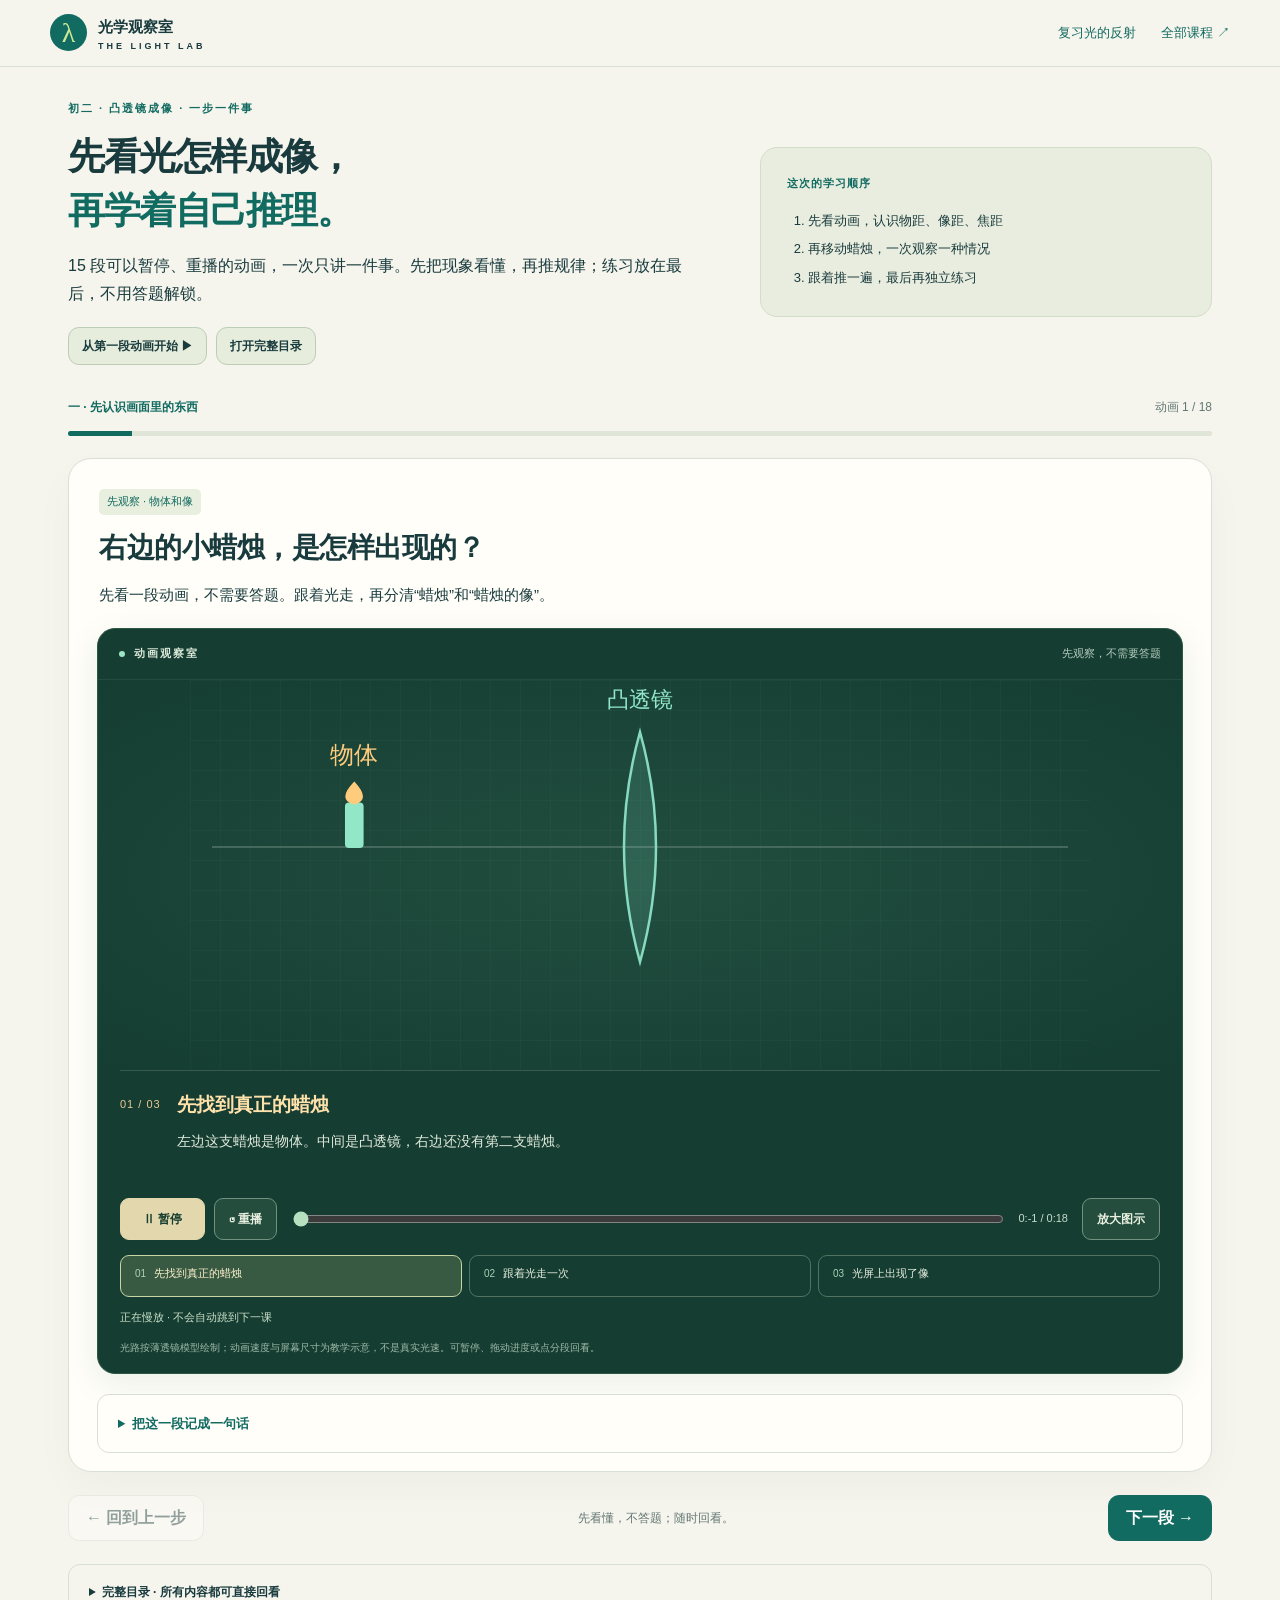
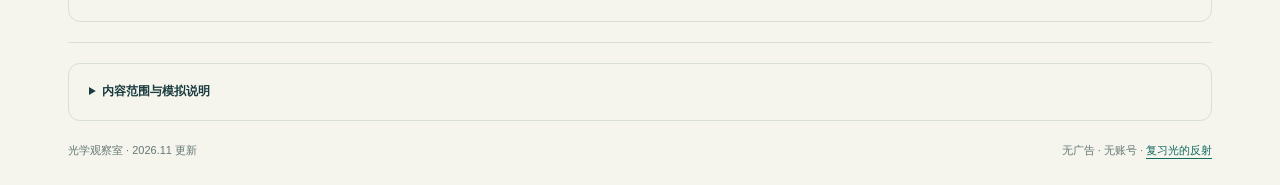
<file: convex-lens/index.html>
<!doctype html>
<html lang="zh-CN"><head><meta charset="utf-8"><meta name="viewport" content="width=device-width,initial-scale=1"><meta name="description" content="初二凸透镜成像动画课堂：先看15段可暂停重播的动画，再动手实验，最后练习知一推四。"><meta name="referrer" content="no-referrer"><meta http-equiv="Content-Security-Policy" content="default-src 'none'; script-src 'self'; style-src 'self'; img-src 'self' data:; font-src 'self'; connect-src 'none'; base-uri 'none'; form-action 'none'; object-src 'none'"><title>凸透镜成像：先看动画，再学推理 · 光学观察室</title><link rel="icon" href="data:,"><link rel="stylesheet" href="lens.css?v=20261111-animation"><script src="lens.js?v=20261111-animation" defer></script><link rel="stylesheet" href="journey.css?v=20261111-animation"><link rel="stylesheet" href="cinema.css?v=20261111-animation"><script src="cinema.js?v=20261111-animation" defer></script><script src="journey.js?v=20261111-animation" defer></script></head>
<body><a class="skip" href="#journey">跳到当前学习步骤</a><header class="topbar"><div class="top-inner"><a class="brand" href="../"><span class="brand-mark">λ</span><span>光学观察室<small>THE LIGHT LAB</small></span></a><nav aria-label="课程导航"><a href="../reflection/">复习光的反射</a><a href="../">全部课程 ↗</a></nav></div></header><div class="wrap"><section class="course-cover"><div><p class="eyebrow">初二 · 凸透镜成像 · 一步一件事</p><h1>先看光怎样成像，<br><em>再学着自己推理。</em></h1><p>15 段可以暂停、重播的动画，一次只讲一件事。先把现象看懂，再推规律；练习放在最后，不用答题解锁。</p><div class="route-shortcuts"><button id="start-animation">从第一段动画开始 ▶</button><button id="open-outline">打开完整目录</button></div></div><aside><span>这次的学习顺序</span><ol><li>先看动画，认识物距、像距、焦距</li><li>再移动蜡烛，一次观察一种情况</li><li>跟着推一遍，最后再独立练习</li></ol></aside></section><noscript><p class="notice">本课堂需要启用 JavaScript，才能显示逐步讲解与互动练习。</p></noscript><main id="journey"><div class="journey-progress"><span id="chapter-name"></span><span id="step-count"></span></div><div class="progress-track"><div id="journey-fill"></div></div><section class="lesson-card" aria-labelledby="lesson-title"><div id="lesson-content"></div></section><div class="journey-navigation"><button id="previous-step">← 回到上一步</button><p id="next-help" role="status"></p><button id="next-step" class="primary">下一步 →</button></div><details class="visited-nav"><summary>完整目录 · 所有内容都可直接回看</summary><div id="visited-steps"></div></details></main><div id="resource-bin" hidden></div><div id="classroom" hidden><noscript><div class="notice">请启用 JavaScript 使用模拟实验和分步练习。下方基础说明和成像表仍可阅读。</div></noscript>
<nav class="steps-nav" role="tablist" aria-label="四步学习路线"><button id="tab-0" role="tab" aria-selected="true" aria-controls="panel-0" data-tab="0"><span>01</span><b>先分清符号</b><small>u、v、f 是谁</small></button><button id="tab-1" role="tab" aria-selected="false" aria-controls="panel-1" tabindex="-1" data-tab="1"><span>02</span><b>动手看成像</b><small>自己移动蜡烛</small></button><button id="tab-2" role="tab" aria-selected="false" aria-controls="panel-2" tabindex="-1" data-tab="2"><span>03</span><b>跟着推一题</b><small>讲透 v &gt; 2f</small></button><button id="tab-3" role="tab" aria-selected="false" aria-controls="panel-3" tabindex="-1" data-tab="3"><span>04</span><b>自己来试试</b><small>带提示的闯关</small></button></nav>
<section id="panel-0" class="panel" role="tabpanel" aria-labelledby="tab-0"><div class="section-head"><div><p class="eyebrow">先把名字和位置对上</p><h2>u 是物距，v 是像距。<br class="mobile-only">都从<strong>透镜</strong>开始量。</h2></div><span class="chapter-label">第一小步 / 看懂题目</span></div>
<div class="diagram-card"><svg id="terms-svg" viewBox="0 0 960 330" role="img" aria-label="蜡烛、凸透镜、像和两段距离示意图"></svg><p class="diagram-caption">此处画的是光屏能接到的实像：蜡烛和像在透镜两侧。点击下面三个符号，看对应位置。</p></div>
<div class="terms"><button data-term="u" aria-pressed="true"><strong>u</strong><span><b>物距</b>物体到透镜的距离</span></button><button data-term="v" aria-pressed="false"><strong>v</strong><span><b>像距</b>像到透镜的距离</span></button><button data-term="f" aria-pressed="false"><strong>f</strong><span><b>焦距</b>焦点 F 到透镜的距离</span></button></div><p id="term-note" class="notice" role="status"></p>
<div class="two-col"><article class="paper-card"><span class="tag">先补一点基础</span><h3>凸透镜，会让平行光会聚。</h3><p>凸透镜中间厚、边缘薄。与主光轴平行的光经过它后，会聚到另一侧的焦点 <b>F</b>。透镜到 F 的距离是 <b>f</b>；到 2F 的距离是 <b>2f</b>。</p><p>本课固定 <b>f = 10 cm</b>，所以 <b>2f = 20 cm</b>。移动蜡烛不会改变这块透镜的焦距。</p><details><summary>为什么光这次会“拐弯”？</summary><p>光经过空气和玻璃的交界面时，传播方向可能改变，这叫<strong>折射</strong>，不是反射。光在同种、均匀的介质中仍沿直线传播。这里把较薄的透镜简化成一条竖线来画光路。</p></details></article><article class="paper-card"><span class="tag">读不等式，不需要猜</span><h3>f &lt; u &lt; 2f，说的是哪一段？</h3><p>逐字读：物距 u 比 f 大，又比 2f 小。也就是物体在透镜这一侧的 <b>F 与 2F 之间</b>。</p><div class="number-line"><span>透镜</span><i></i><span>F<br>10 cm</span><i class="lit"></i><span>2F<br>20 cm</span></div><p class="small">黄色的一段就是 f &lt; u &lt; 2f。边界等于号要单独看：u = f 和 u = 2f，不属于“之间”。</p></article></div>
<div class="mini-check"><div><span class="tag">先过这一小关</span><h3>f = 10 cm，u = 15 cm，物体在哪？</h3></div><div class="choices"><button data-term-answer="outside">2F 以外</button><button data-term-answer="between">F 与 2F 之间</button><button data-term-answer="inside">F 以内</button></div><p id="term-check" class="feedback" role="status"></p></div>
<div class="bottom-nav"><p>分清了名字，再去看“物体移动时，像怎么变”。</p><button class="primary" data-go="1">去动手实验 →</button></div></section>
<section id="panel-1" class="panel" role="tabpanel" aria-labelledby="tab-1" hidden><div class="section-head"><div><p class="eyebrow">先动手，不着急背规律</p><h2>拖动蜡烛，<strong>看两条光线在哪里相交。</strong></h2><p>实线是光实际走的路。虚线只是反向延长的辅助线，光没有沿虚线倒着走。</p></div></div>
<div class="preset-row" aria-label="五种成像情况"><button data-u="30" aria-pressed="true"><b>2F 外</b><small>u = 30 cm</small></button><button data-u="20" aria-pressed="false"><b>恰好 2F</b><small>u = 20 cm</small></button><button data-u="15" aria-pressed="false"><b>F 与 2F 间</b><small>u = 15 cm</small></button><button data-u="10" aria-pressed="false"><b>恰好 F</b><small>u = 10 cm</small></button><button data-u="7.5" aria-pressed="false"><b>F 以内</b><small>u = 7.5 cm</small></button></div>
<div class="optical-bench"><div class="bench-top"><span>凸透镜光学台 <small>f 固定为 10 cm</small></span><span id="case-label" class="case-label">照相机的成像情形</span></div><div class="bench-grid"><div class="plot"><div class="plot-scroll" tabindex="0" aria-label="可横向滑动的光路图"><svg id="lens-svg" viewBox="0 0 1000 440" role="img" aria-label="凸透镜成像互动光路，支持拖动蜡烛和光屏"></svg></div><div class="legend"><span class="ray-a">平行主光轴 → 折射后过 F</span><span class="ray-b">通过光心 → 方向不变</span><span class="ray-c">反向延长线</span></div><p id="scale-note" class="plot-note"></p><div class="zoom-tools"><button id="zoom-diagram" aria-pressed="false">放大光路图 ↗</button><span id="zoom-hint">手机看不清标注时，可以点“放大光路图”。</span></div></div><div class="bench-controls"><label><span>物距 u <output id="u-out">30 cm</output></span><input id="object-u" type="range" min="5" max="40" step="0.5" value="30"></label><label><span>光屏到透镜 <output id="screen-out">15 cm</output></span><input id="screen-distance" type="range" min="5" max="220" step="0.1" value="15"></label><button id="focus-screen" class="bright">把光屏移到清晰处</button><div class="control-pair"><button id="screen-toggle" aria-pressed="true">光屏：显示</button><button id="rays-toggle" aria-pressed="true">光路：显示</button></div><button id="trace-light">慢放两条光路 ▷</button><div class="screen-preview"><span>光屏上看到的</span><svg id="screen-svg" viewBox="0 0 240 130" role="img" aria-label="光屏上所见图像的示意"></svg><strong id="screen-result">清晰的倒像</strong></div><p class="control-note">也可拖动图中的蜡烛或光屏圆点。光屏只负责接像，不能决定像的位置。</p></div></div><div id="lab-explain" class="bench-explain" role="status"></div></div>
<div class="metrics"><div><span>物体在哪</span><strong id="metric-u">u &gt; 2f</strong></div><div><span id="metric-v-title">像在哪</span><strong id="metric-v">f &lt; v &lt; 2f</strong></div><div><span>成什么像</span><strong id="metric-image">倒立 · 缩小 · 实像</strong></div><div><span>典型应用</span><strong id="metric-app">照相机</strong></div></div>
<div class="two-col"><article class="paper-card"><span class="tag">为什么要画两条光线</span><h3>只追踪火焰顶端这一个点。</h3><ol class="plain-steps"><li>找从火焰顶端发出的两条代表性光线。</li><li>如果折射后的<strong>实际光线相交</strong>，交点就是这个点的实像。</li><li>如果只有<strong>反向延长线相交</strong>，得到的是虚像。</li></ol><p class="small">物体的其他点也同样成像，合起来才是完整的蜡烛像。“方向不变”采用薄透镜模型。</p></article><article class="paper-card"><span class="tag">最容易混的两个词</span><h3>实像 / 虚像，不是“真 / 假”。</h3><p><b>实像：</b>光实际会聚，可以用光屏承接；本课中倒立，物像异侧。</p><p><b>虚像：</b>光不在像的位置实际会聚，不能用光屏承接；眼睛透过透镜仍能看见。本课中正立、放大，物像同侧。</p><p class="small">移走光屏，实像的位置并不会消失或跟着光屏移动。</p></article></div>
<div class="experiment-mission"><span class="tag">做一次，就比背一句牢</span><h3>保持 f 不变，把蜡烛从 u = 30 cm 移到 15 cm。</h3><div class="mission-pair"><button id="mission-start">① 从 30 cm 开始</button><button id="mission-end">② 移到 15 cm</button></div><p>观察：物体靠近透镜，像会<strong>远离透镜、变大</strong>，要把光屏往远处移才能重新清晰。</p><p class="small"><b>前提是 u &gt; f，始终在成实像。</b>不要把“物近像远像变大”不加条件地套到放大镜的虚像上。</p></div>
<details class="table-details" open><summary>把你刚看到的五种情况，整理成一张表</summary><div class="table-scroll"><table><caption>物体是透镜前的实际物体，透镜焦距不变。每一行要横着读。</caption><thead><tr><th>物距 u</th><th>像的位置</th><th>大小</th><th>正倒 / 虚实</th><th>典型应用</th></tr></thead><tbody id="rules-table"></tbody></table></div><p class="small">一倍焦距分虚实：u &gt; f 成实像，u &lt; f 成虚像，u = f 不成有限远的像。二倍焦距分大小：这里指<strong>实像范围内</strong>的比较。</p></details>
<div class="bottom-nav"><button class="soft" data-go="0">← 再认一下符号</button><button class="primary" data-go="2">我会看图了，去推那道题 →</button></div></section>
<section id="panel-2" class="panel" role="tabpanel" aria-labelledby="tab-2" hidden><div class="section-head"><div><p class="eyebrow">就讲你圈出的这一题</p><h2>已知 <strong>v &gt; 2f</strong>，<br class="mobile-only">另外四条怎么来？</h2><p>这里按课堂表格的<strong>实像情境</strong>来读：光屏在透镜另一侧接到了像，且像距 v &gt; 2f。</p></div><span class="chapter-label">不需要透镜公式</span></div>
<div class="guide-grid"><div class="guide-main"><div class="given-banner"><span>已知</span><b>光屏能接到像，v &gt; 2f</b><small>v 是像距，别认成物距 u</small></div><div class="guide-diagram"><svg id="guide-svg" viewBox="0 0 900 340" role="img" aria-label="一步步从像距大于二倍焦距推导物距与成像性质"></svg><p>图取 f = 10、u = 15、v = 30 cm 作示例。题目给的是范围，不会确定唯一的 u 数值。</p></div><div id="guide-story" class="guide-story" role="status"></div><div class="guide-controls"><button id="guide-prev">← 上一步</button><span id="guide-count">第 1 / 5 步</span><button id="guide-next" class="primary">推下一步 →</button></div></div><aside class="answer-stack"><span class="eyebrow">推出来的四条结论</span><div data-reveal="1"><span>① 物距的范围</span><strong id="deduction-u">等待推导…</strong></div><div data-reveal="2"><span>② u 和 v 的大小关系</span><strong id="deduction-compare">等待推导…</strong></div><div data-reveal="3"><span>③ 像的性质</span><strong id="deduction-nature">等待推导…</strong></div><div data-reveal="4"><span>④ 常见应用</span><strong id="deduction-app">等待推导…</strong></div></aside></div>
<div class="notice gold"><b>真正的顺序：</b>圈出已知 → 认清 u 还是 v → 找到符合的行 → 横着读出另外几列。不是把四个答案分别猜一遍。</div>
<div class="paper-card transfer"><div class="section-head compact"><div><span class="tag">换一个条件，方法还管用吗</span><h3>条件筛选器：看看能确定几行。</h3></div></div><label for="clue-select">现在已知什么？</label><select id="clue-select"><option value="real-far">光屏能接到像，而且 v &gt; 2f</option><option value="object-far">物距 u &gt; 2f</option><option value="real-near">实像的像距 f &lt; v &lt; 2f</option><option value="equal">物距 u = 2f</option><option value="upright">看到正立的像</option><option value="real-only">只知道成实像</option><option value="large-only">只知道像是放大的</option></select><div id="candidate-rows" class="candidate-rows"></div><p id="clue-result" class="feedback" role="status"></p><div id="extra-clue" hidden><button id="add-screen-clue" class="soft">再补一个条件：能用光屏接到</button></div></div>
<details><summary>为什么这里特意加上“光屏能接到”？</summary><p>课堂里的“v &gt; 2f ⇒ 投影仪”通常讨论的是<strong>透镜另一侧的实像</strong>。如果完全不说明像在哪一侧、是不是实像，只给一个距离大于 2f，就未必能唯一判断。</p><p>例如 f = 10 cm、u = 7.5 cm 时，放大镜的虚像到透镜的距离也可以是 30 cm，却在<strong>物体同侧</strong>。初学先掌握表格的实像情境；做题时要把“光屏接到”“实像”“物像异侧”等信息一起读进去。</p></details>
<div class="bottom-nav"><button class="soft" data-go="1">← 回实验验证</button><button class="primary" data-go="3">盖住答案，自己做 →</button></div></section>
<section id="panel-3" class="panel" role="tabpanel" aria-labelledby="tab-3" hidden><div class="section-head"><div><p class="eyebrow">不只会这一题 / 做完才知道哪里还卡住</p><h2>给你一条线索，<strong>把四格补齐。</strong></h2><p>答错不用重来。每格都有针对性提示；先改一改，再看完整解释。</p></div><span id="mastery" class="mastery" role="status">已掌握 0 / 6 题</span></div>
<div id="quiz-tabs" class="quiz-tabs" aria-label="切换练习题"></div><div class="quiz-paper"><div class="quiz-kicker"><span id="quiz-number">练习 01</span><span id="quiz-topic">像距反推物距</span></div><h3 id="quiz-given"></h3><p id="quiz-context" class="muted"></p><div id="answer-fields" class="answer-fields"></div><div class="quiz-actions"><button id="check-answers" class="primary">检查这四格</button><button id="quiz-hint" class="soft">给我一个思路</button><button id="quiz-explain" class="text-button">看完整解释</button></div><p id="quiz-feedback" class="feedback" role="status"></p><div id="quiz-reason" class="quiz-reason" hidden></div><div class="quiz-footer"><button id="quiz-prev">← 上一题</button><span id="quiz-progress">1 / 6</span><button id="quiz-next">下一题 →</button></div></div>
<div id="completion" class="completion" hidden><span>✓</span><div><h3>六题都通过了。</h3><p>最后不看网页，用自己的话讲：为什么实像 v &gt; 2f 时，物体一定在 F 和 2F 之间？能讲出来，比只选对更重要。</p></div></div>
<div class="finish-tools"><button id="reset-quiz" class="text-button">清空本次作答</button><p>不需要账号。作答只在当前页面内使用，不上传。</p></div><div class="takeaway"><p class="eyebrow">带走这三句话</p><h3>先分清 u 和 v；<br>一个条件先找行，再横着补齐；<br><em>信息不够，就不能硬猜唯一答案。</em></h3></div><div class="bottom-nav"><button class="soft" data-go="2">← 再跟着推一遍</button><a class="button primary" href="../">回到全部课程 →</a></div></section>
</div><footer><details><summary>内容范围与模拟说明</summary><p>依据你提供的凸透镜课堂笔记与问题重新组织，适用于初二入门。本页没有公开微信聊天截图或联系人信息。成像规律适用于凸透镜前的实际物体和薄透镜近轴模型；实验图为教学示意。</p><p>本页先讲现象与推理，不要求学生用透镜公式算题。程序内部用 1/f = 1/u + 1/v 计算光路；虚像计算采用负像距，但面向学生显示的是距离大小，并明确标出“同侧”。图会按需要缩放；屏上模糊程度和动画速度仅为示意，不是实测值。</p><p>光屏不在清晰像位置也可能接收到光，但不能得到清晰的像。u = f 时，理想模型中出射光平行，不成有限远的像。不要用凸透镜看太阳，或把会聚的太阳光照向眼睛、皮肤和易燃物。</p></details><div class="footer-line"><span>光学观察室 · 2026.11 更新</span><span>无广告 · 无账号 · <a href="../reflection/">复习光的反射</a></span></div></footer></div></body></html>
</file>
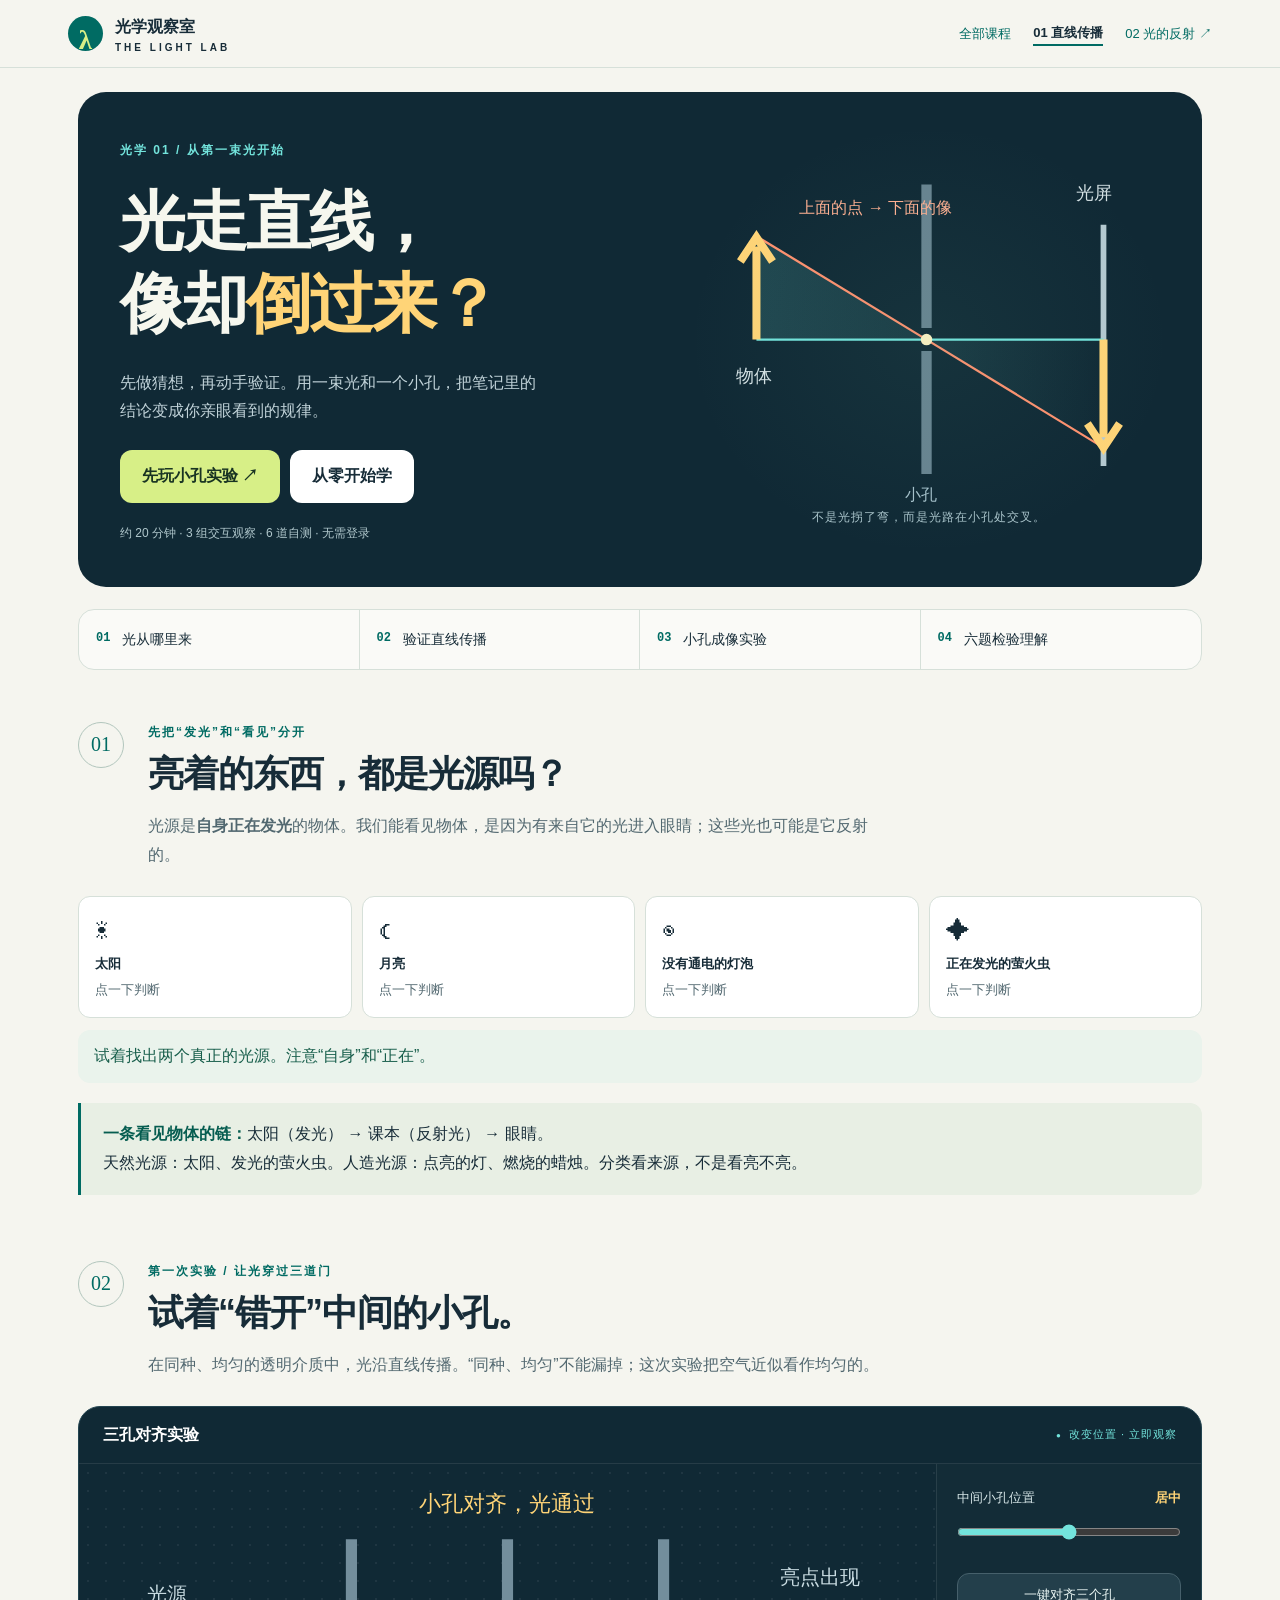
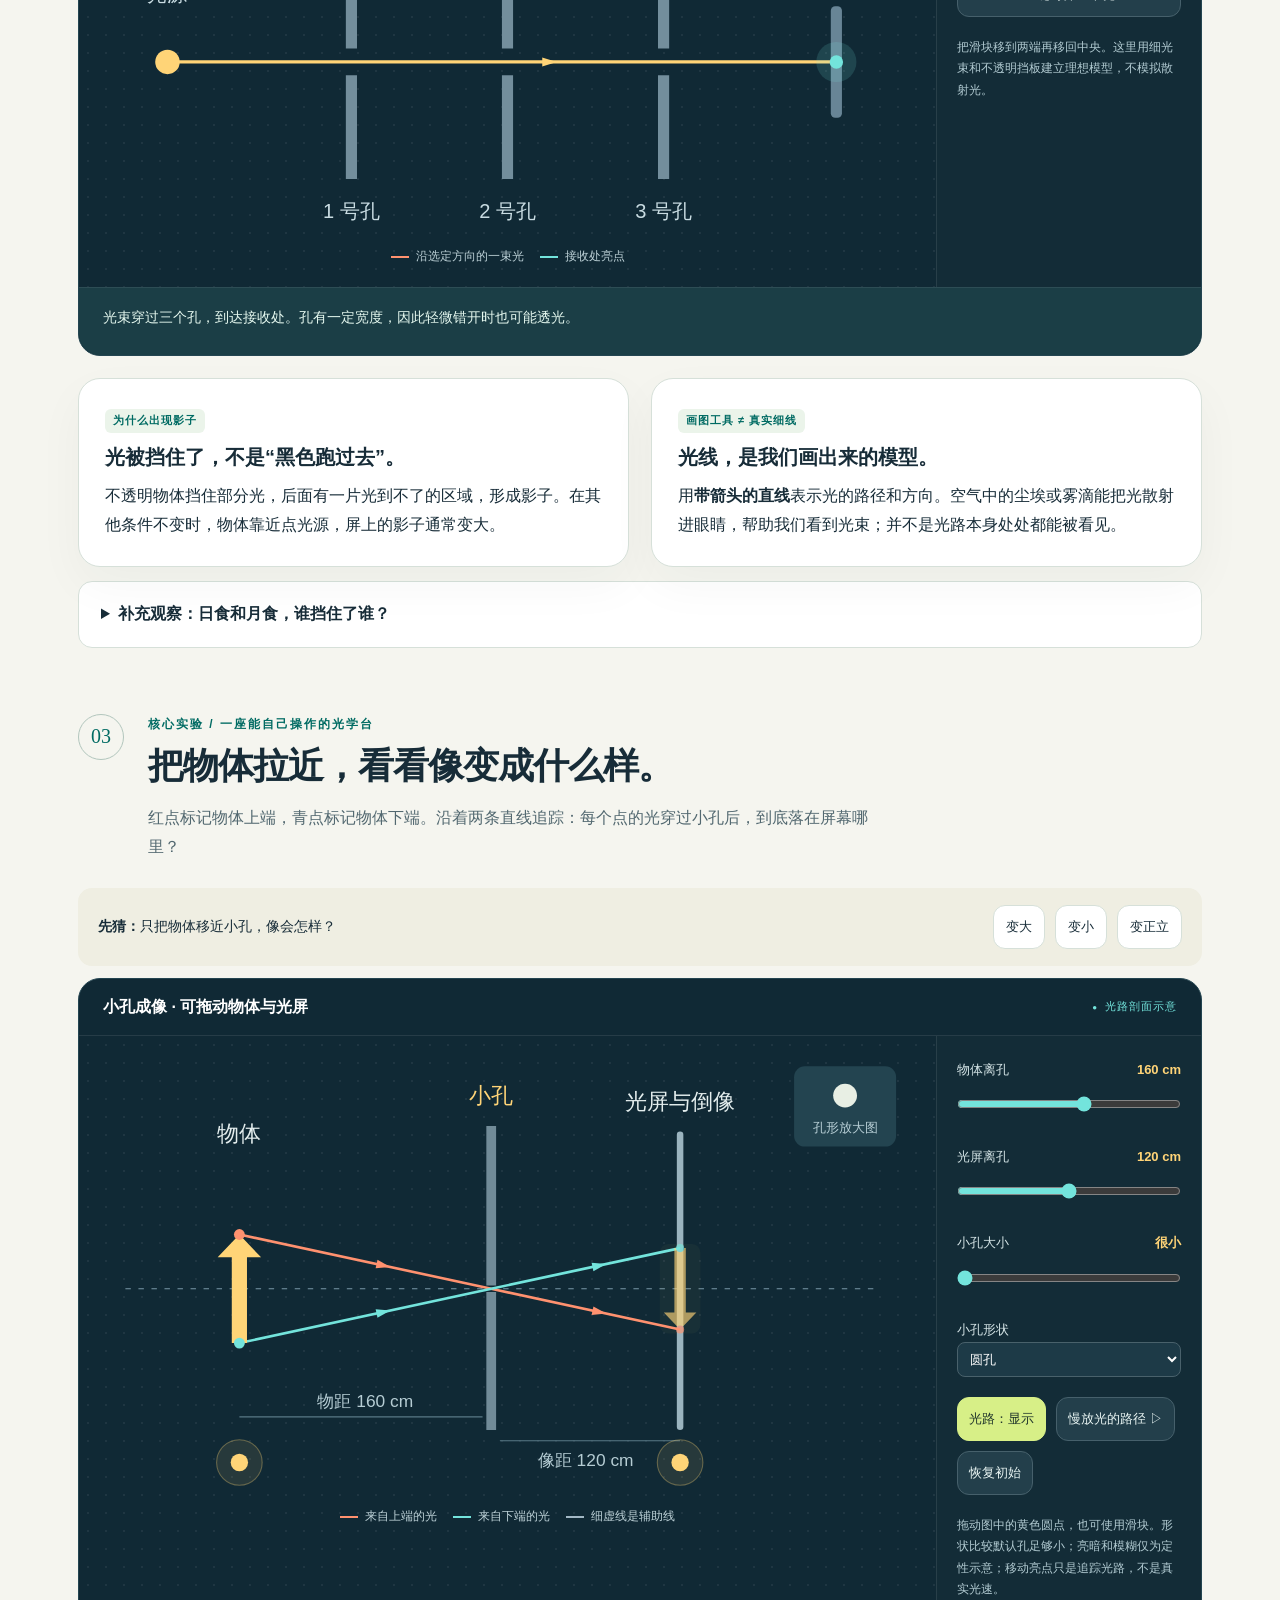
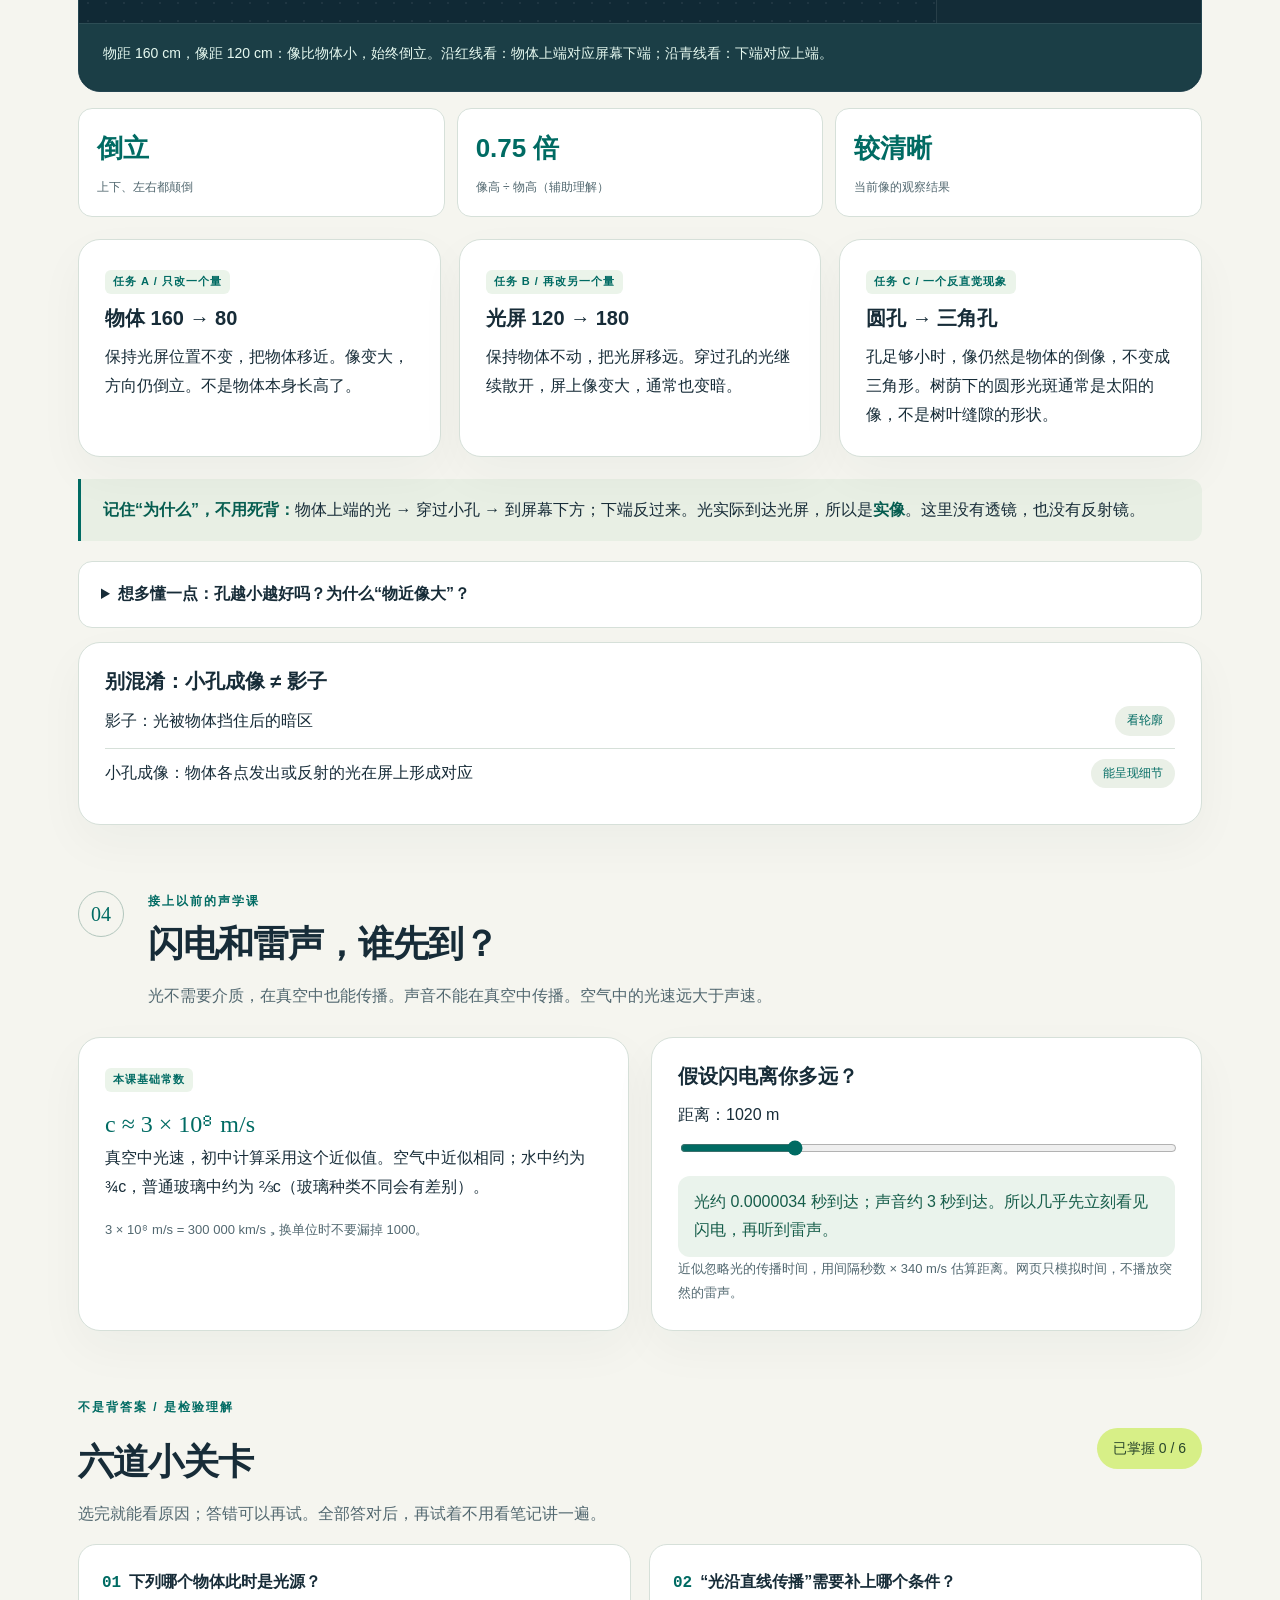
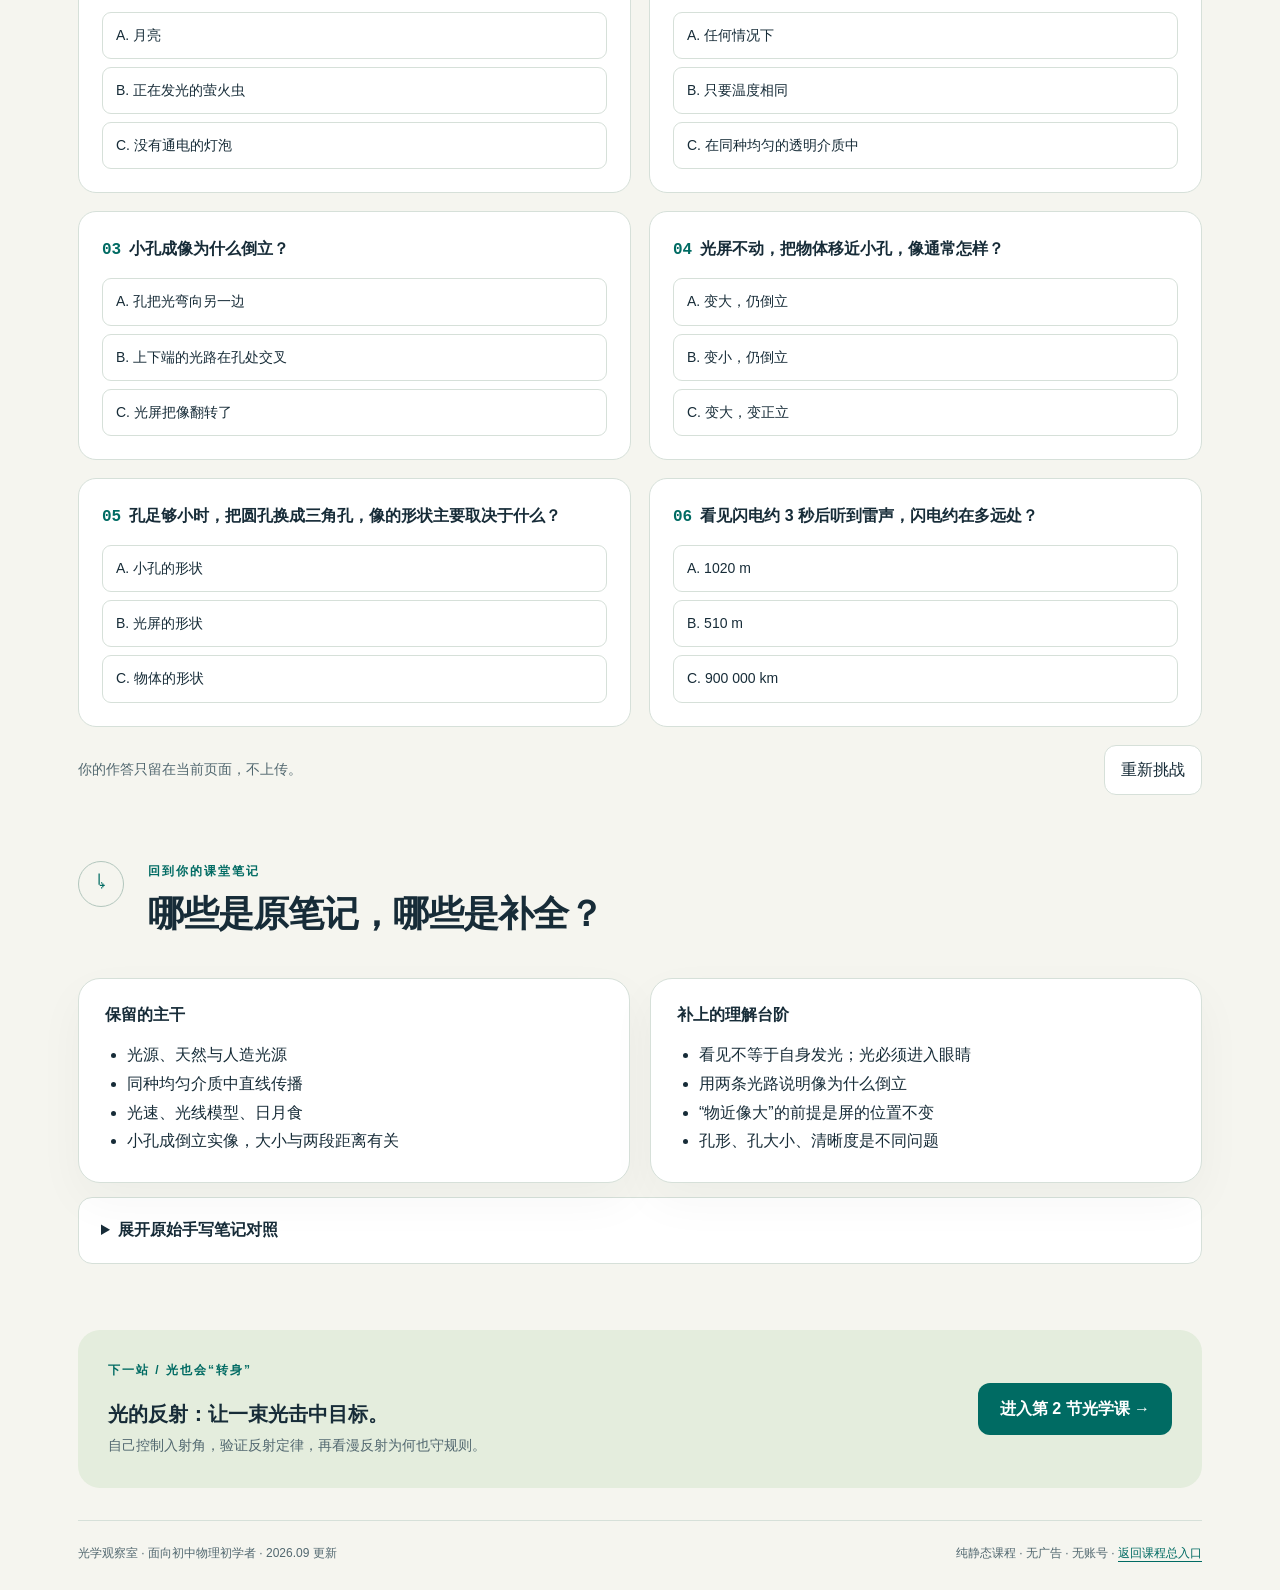
<file: light/index.html>
<!doctype html>
<html lang="zh-CN"><head><meta charset="utf-8"><meta name="viewport" content="width=device-width,initial-scale=1"><meta name="description" content="给初学者的交互光学课：亲手对齐光孔、移动物体与光屏，理解光的直线传播与小孔成像。"><meta name="referrer" content="no-referrer"><meta http-equiv="Content-Security-Policy" content="default-src 'none'; script-src 'self'; style-src 'self'; img-src 'self' data:; font-src 'self'; connect-src 'none'; base-uri 'none'; form-action 'none'; object-src 'none'"><title>光的直线传播与小孔成像 · 光学观察室</title><link rel="icon" href="data:,"><link rel="stylesheet" href="../optics-assets/lab.css"><script src="../optics-assets/lab.js" defer></script></head>
<body data-lesson="straight"><a class="skip" href="#main">跳到学习内容</a>
<header class="topbar"><div class="top-inner"><a class="brand" href="../"><span class="brand-mark">λ</span><span>光学观察室<small>THE LIGHT LAB</small></span></a><nav class="top-links" aria-label="课程导航"><a class="home-link" href="../">全部课程</a><a href="../light/" aria-current="page">01 直线传播</a><a href="../reflection/">02 光的反射 ↗</a></nav></div></header>
<div class="wrap"><section class="hero"><div class="hero-copy"><div class="eyebrow">光学 01 / 从第一束光开始</div><h1>光走直线，<br>像却<em>倒过来？</em></h1><p>先做猜想，再动手验证。用一束光和一个小孔，把笔记里的结论变成你亲眼看到的规律。</p><div class="actions"><a class="button lime" href="#pinhole">先玩小孔实验 ↗</a><a class="button" href="#start">从零开始学</a></div><div class="hero-meta">约 20 分钟 · 3 组交互观察 · 6 道自测 · 无需登录</div></div><div class="hero-art"><div><svg viewBox="0 0 440 310" role="img" aria-label="物体上端的光穿过小孔到达屏幕下端，形成倒立的像"><defs><linearGradient id="heroGlow"><stop stop-color="#73e4dc" stop-opacity=".16"/><stop offset="1" stop-color="#73e4dc" stop-opacity="0"/></linearGradient></defs><path d="M70 75L218 165L372 260L372 165L218 165L70 165Z" fill="url(#heroGlow)"/><path d="M218 30V155M218 175V282" stroke="#688390" stroke-width="9"/><path d="M372 65V275" stroke="#b5c9d0" stroke-width="5"/><path d="M70 75L218 165L372 259" stroke="#ff916f" stroke-width="2" fill="none"/><path d="M70 165H372" stroke="#73e4dc" stroke-width="2"/><path d="M70 165V84M56 97L70 76L84 97" stroke="#ffd477" stroke-width="7" fill="none"/><path d="M372 165V250M358 238L372 259L386 238" stroke="#ffd477" stroke-width="7" fill="none"/><circle class="pulse-dot" cx="218" cy="165" r="5" fill="#fff3c4"/><text x="52" y="202" fill="#d5e2e5" font-size="16">物体</text><text x="199" y="305" fill="#a6c1cb" font-size="14">小孔</text><text x="348" y="43" fill="#d5e2e5" font-size="16">光屏</text><text x="107" y="55" fill="#ffaf91" font-size="14">上面的点 → 下面的像</text></svg><div class="hero-caption">不是光拐了弯，而是光路在小孔处交叉。</div></div></div></section>
<nav class="trail" aria-label="本课目录"><a href="#start"><b>01</b> 光从哪里来</a><a href="#straight"><b>02</b> 验证直线传播</a><a href="#pinhole"><b>03</b> 小孔成像实验</a><a href="#quiz"><b>04</b> 六题检验理解</a></nav>
<main id="main"><noscript><div class="callout warn">互动实验需要浏览器启用 JavaScript。正文和笔记仍可阅读。</div></noscript>
<section id="start" class="section"><div class="section-head"><span class="section-n">01</span><div><div class="eyebrow">先把“发光”和“看见”分开</div><h2>亮着的东西，都是光源吗？</h2><p>光源是<strong>自身正在发光</strong>的物体。我们能看见物体，是因为有来自它的光进入眼睛；这些光也可能是它反射的。</p></div></div>
<div class="source-cards" aria-label="点击判断是不是光源"><button data-source="sun" aria-pressed="false"><span>☀</span><b>太阳</b><small>点一下判断</small></button><button data-source="moon" aria-pressed="false"><span>☾</span><b>月亮</b><small>点一下判断</small></button><button data-source="lamp" aria-pressed="false"><span>◉</span><b>没有通电的灯泡</b><small>点一下判断</small></button><button data-source="firefly" aria-pressed="false"><span>✦</span><b>正在发光的萤火虫</b><small>点一下判断</small></button></div><div id="source-feedback" class="feedback" role="status">试着找出两个真正的光源。注意“自身”和“正在”。</div>
<div class="callout"><strong>一条看见物体的链：</strong>太阳（发光） → 课本（反射光） → 眼睛。<br>天然光源：太阳、发光的萤火虫。人造光源：点亮的灯、燃烧的蜡烛。分类看来源，不是看亮不亮。</div></section>
<section id="straight" class="section"><div class="section-head"><span class="section-n">02</span><div><div class="eyebrow">第一次实验 / 让光穿过三道门</div><h2>试着“错开”中间的小孔。</h2><p>在同种、均匀的透明介质中，光沿直线传播。“同种、均匀”不能漏掉；这次实验把空气近似看作均匀的。</p></div></div>
<div class="lab"><div class="lab-title"><h3>三孔对齐实验</h3><span class="live">改变位置 · 立即观察</span></div><div class="lab-body"><div class="stage"><svg id="alignment-svg" viewBox="0 0 740 330" role="img" aria-label="三孔对齐光路示意"></svg><div class="legend"><span>沿选定方向的一束光</span><span>接收处亮点</span></div></div><div class="controls"><label><span class="control-head">中间小孔位置 <output id="hole-offset-out">居中</output></span><input id="hole-offset" type="range" min="-75" max="75" value="0" step="1" aria-label="中间小孔上下偏移"></label><button id="align-reset">一键对齐三个孔</button><p class="hint full">把滑块移到两端再移回中央。这里用细光束和不透明挡板建立理想模型，不模拟散射光。</p></div></div><p id="align-status" class="lab-result" role="status"></p></div>
<div class="grid2"><div class="card"><span class="tag">为什么出现影子</span><h3>光被挡住了，不是“黑色跑过去”。</h3><p>不透明物体挡住部分光，后面有一片光到不了的区域，形成影子。在其他条件不变时，物体靠近点光源，屏上的影子通常变大。</p></div><div class="card"><span class="tag">画图工具 ≠ 真实细线</span><h3>光线，是我们画出来的模型。</h3><p>用<strong>带箭头的直线</strong>表示光的路径和方向。空气中的尘埃或雾滴能把光散射进眼睛，帮助我们看到光束；并不是光路本身处处都能被看见。</p></div></div>
<details><summary>补充观察：日食和月食，谁挡住了谁？</summary><div><div class="buttons"><button data-eclipse="solar" aria-pressed="true">日食</button><button data-eclipse="lunar" aria-pressed="false">月食</button></div><div class="lab"><div class="stage"><svg id="eclipse-svg" viewBox="0 0 740 240" role="img" aria-label="日食和月食的排列示意"></svg></div></div><p id="eclipse-note" class="feedback" role="status"></p><p class="small muted">位置、大小、距离均为示意。不是每次新月或满月都有食，因为三个天体通常不恰好排成一条直线。不要用肉眼或普通望远镜直接观察太阳。</p></div></details></section>
<section id="pinhole" class="section"><div class="section-head"><span class="section-n">03</span><div><div class="eyebrow">核心实验 / 一座能自己操作的光学台</div><h2>把物体拉近，看看像变成什么样。</h2><p>红点标记物体上端，青点标记物体下端。沿着两条直线追踪：每个点的光穿过小孔后，到底落在屏幕哪里？</p></div></div>
<div class="predict" data-predict="size"><p><b>先猜：</b>只把物体移近小孔，像会怎样？</p><button data-answer="larger">变大</button><button data-answer="smaller">变小</button><button data-answer="upright">变正立</button></div><div id="predict-size" class="feedback" role="status"></div>
<div class="lab"><div class="lab-title"><h3>小孔成像 · 可拖动物体与光屏</h3><span class="live">光路剖面示意</span></div><div class="lab-body"><div class="stage"><svg id="pinhole-svg" viewBox="0 0 760 420" role="img" aria-label="可拖动物体和光屏的小孔成像示意"></svg><div class="legend"><span>来自上端的光</span><span>来自下端的光</span><span>细虚线是辅助线</span></div></div><div class="controls"><label><span class="control-head">物体离孔 <output id="u-out">160 cm</output></span><input id="object-distance" type="range" min="80" max="220" step="5" value="160"></label><label><span class="control-head">光屏离孔 <output id="v-out">120 cm</output></span><input id="screen-distance" type="range" min="60" max="180" step="5" value="120"></label><label><span class="control-head">小孔大小 <output id="aperture-out">很小</output></span><input id="aperture-size" type="range" min="1" max="3" step="1" value="1"></label><label>小孔形状<select id="aperture-shape"><option value="circle">圆孔</option><option value="square">方孔</option><option value="triangle">三角孔</option></select></label><div class="buttons full"><button id="toggle-rays" aria-pressed="true">光路：显示</button><button id="trace-pinhole">慢放光的路径 ▷</button><button id="pinhole-reset">恢复初始</button></div><p class="hint full">拖动图中的黄色圆点，也可使用滑块。形状比较默认孔足够小；亮暗和模糊仅为定性示意；移动亮点只是追踪光路，不是真实光速。</p></div></div><p id="pinhole-status" class="lab-result" role="status"></p></div>
<div class="metrics"><div class="metric"><strong id="image-orientation">倒立</strong><span>上下、左右都颠倒</span></div><div class="metric"><strong id="image-scale">0.75 倍</strong><span>像高 ÷ 物高（辅助理解）</span></div><div class="metric"><strong id="image-quality">较清晰</strong><span>当前像的观察结果</span></div></div>
<div class="grid3"><article class="card"><span class="tag">任务 A / 只改一个量</span><h3>物体 160 → 80</h3><p>保持光屏位置不变，把物体移近。像变大，方向仍倒立。不是物体本身长高了。</p></article><article class="card"><span class="tag">任务 B / 再改另一个量</span><h3>光屏 120 → 180</h3><p>保持物体不动，把光屏移远。穿过孔的光继续散开，屏上像变大，通常也变暗。</p></article><article class="card"><span class="tag">任务 C / 一个反直觉现象</span><h3>圆孔 → 三角孔</h3><p>孔足够小时，像仍然是物体的倒像，不变成三角形。树荫下的圆形光斑通常是太阳的像，不是树叶缝隙的形状。</p></article></div>
<div class="callout"><strong>记住“为什么”，不用死背：</strong>物体上端的光 → 穿过小孔 → 到屏幕下方；下端反过来。光实际到达光屏，所以是<strong>实像</strong>。这里没有透镜，也没有反射镜。</div>
<details><summary>想多懂一点：孔越小越好吗？为什么“物近像大”？</summary><div class="grid2"><div><h3>清晰和明亮，要兼顾</h3><p>在常见课堂实验范围内，孔变大，进光更多、像更亮，但各点形成的光斑更易重叠，像更模糊。孔太小会很暗；极小时还有衍射影响，因此不是越小越好。</p></div><div><h3>只用看比例，不用背新公式</h3><p class="formula">像高 / 物高 = 屏到孔 / 物到孔</p><p>这是理想小孔模型的几何关系。例如物距 160 cm、像距 120 cm，像高为物高的 0.75 倍。图里放大的孔不是按真实尺寸画的。</p></div></div></details>
<div class="card"><h3>别混淆：小孔成像 ≠ 影子</h3><div class="pair"><span>影子：光被物体挡住后的暗区</span><span class="pill">看轮廓</span></div><div class="pair"><span>小孔成像：物体各点发出或反射的光在屏上形成对应</span><span class="pill">能呈现细节</span></div></div></section>
<section id="speed" class="section"><div class="section-head"><span class="section-n">04</span><div><div class="eyebrow">接上以前的声学课</div><h2>闪电和雷声，谁先到？</h2><p>光不需要介质，在真空中也能传播。声音不能在真空中传播。空气中的光速远大于声速。</p></div></div><div class="grid2"><div class="card"><span class="tag">本课基础常数</span><div class="formula">c ≈ 3 × 10⁸ m/s</div><p>真空中光速，初中计算采用这个近似值。空气中近似相同；水中约为 ¾c，普通玻璃中约为 ⅔c（玻璃种类不同会有差别）。</p><p class="small muted">3 × 10⁸ m/s = 300 000 km/s，换单位时不要漏掉 1000。</p></div><div class="card"><h3>假设闪电离你多远？</h3><label for="thunder-distance">距离：<output id="thunder-distance-out">1020 m</output></label><input id="thunder-distance" type="range" min="340" max="3400" step="340" value="1020"><div id="thunder-result" class="feedback" role="status"></div><p class="small muted">近似忽略光的传播时间，用间隔秒数 × 340 m/s 估算距离。网页只模拟时间，不播放突然的雷声。</p></div></div></section>
<section id="quiz" class="section"><div class="quiz-head"><div><div class="eyebrow">不是背答案 / 是检验理解</div><h2>六道小关卡</h2></div><div id="quiz-score" class="quiz-score" role="status">已掌握 0 / 6</div></div><p class="muted">选完就能看原因；答错可以再试。全部答对后，再试着不用看笔记讲一遍。</p><div id="quiz-grid" class="quiz-grid"></div><div class="quiz-finish"><p id="quiz-message">你的作答只留在当前页面，不上传。</p><button id="quiz-reset">重新挑战</button></div></section>
<section class="section"><div class="section-head"><span class="section-n">↳</span><div><div class="eyebrow">回到你的课堂笔记</div><h2>哪些是原笔记，哪些是补全？</h2></div></div><div class="notebook"><div class="card"><h3>保留的主干</h3><ul><li>光源、天然与人造光源</li><li>同种均匀介质中直线传播</li><li>光速、光线模型、日月食</li><li>小孔成倒立实像，大小与两段距离有关</li></ul></div><div class="card"><h3>补上的理解台阶</h3><ul><li>看见不等于自身发光；光必须进入眼睛</li><li>用两条光路说明像为什么倒立</li><li>“物近像大”的前提是屏的位置不变</li><li>孔形、孔大小、清晰度是不同问题</li></ul></div></div><details><summary>展开原始手写笔记对照</summary><div><p class="small muted">依据你提供的第二张照片整理。手写省略之处已在正文补全；互动图是教学示意，不是真实实验数据。</p><img src="../optics-assets/straight-notes.jpg" width="1008" height="1920" loading="lazy" alt="原始光的直线传播手写笔记，内容包括光源、光速、光线与小孔成像"></div></details></section>
<div class="next"><div><div class="eyebrow">下一站 / 光也会“转身”</div><h3>光的反射：让一束光击中目标。</h3><p>自己控制入射角，验证反射定律，再看漫反射为何也守规则。</p></div><a class="button primary" href="../reflection/">进入第 2 节光学课 →</a></div></main>
<footer><div class="footer-inner"><span>光学观察室 · 面向初中物理初学者 · 2026.09 更新</span><span>纯静态课程 · 无广告 · 无账号 · <a href="../">返回课程总入口</a></span></div></footer></div></body></html>
</file>
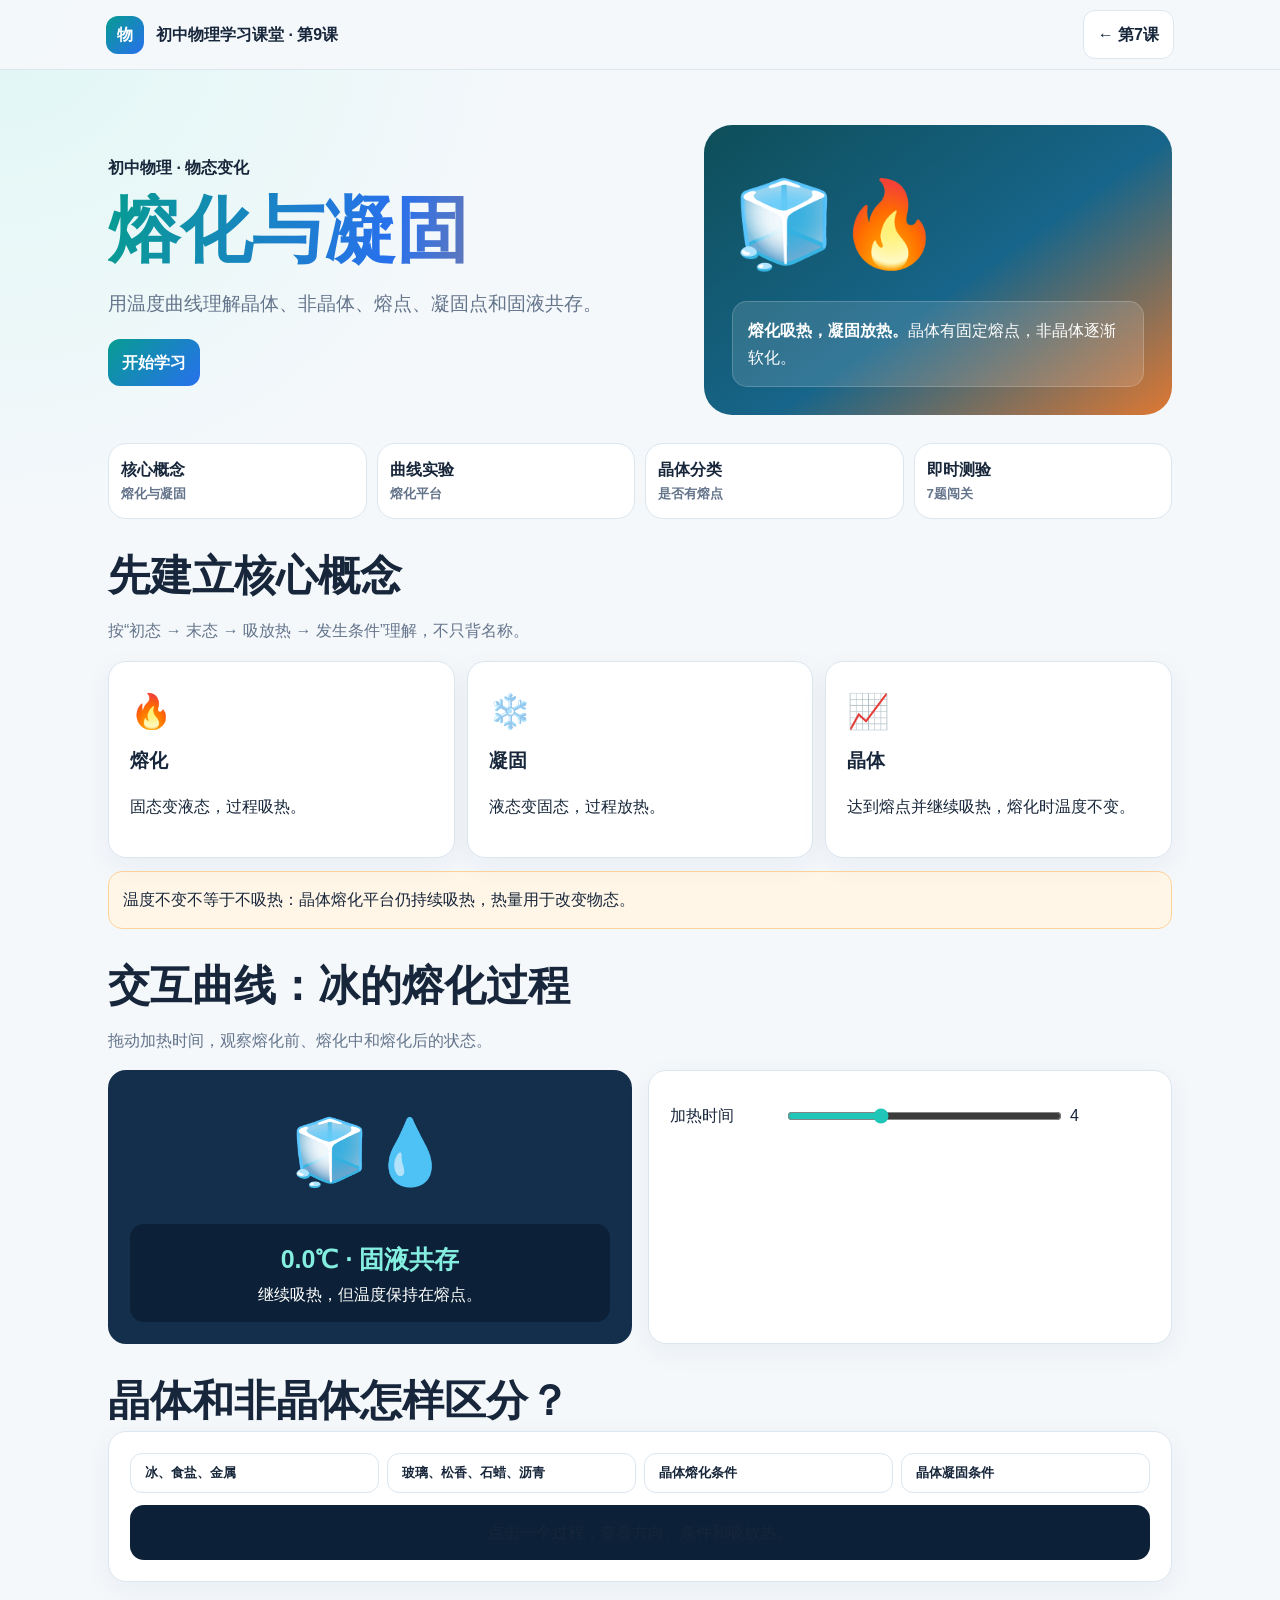
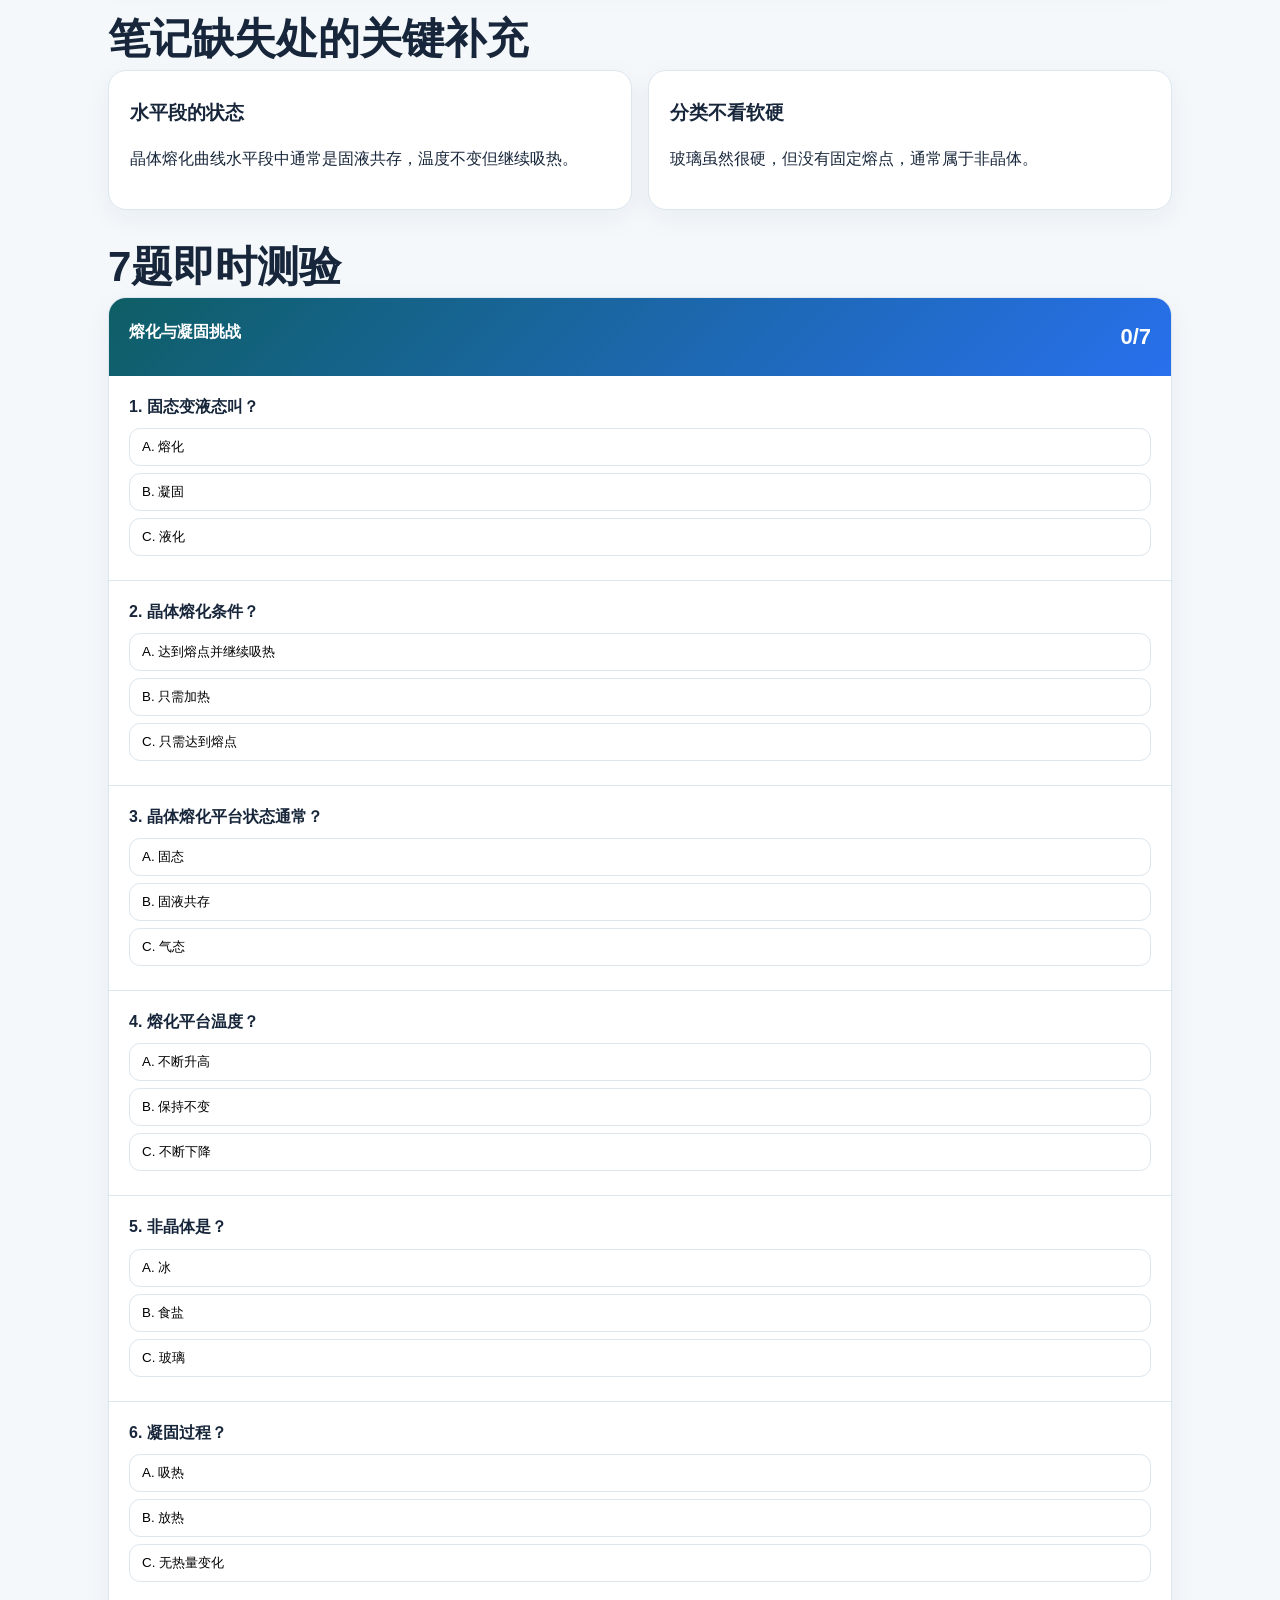
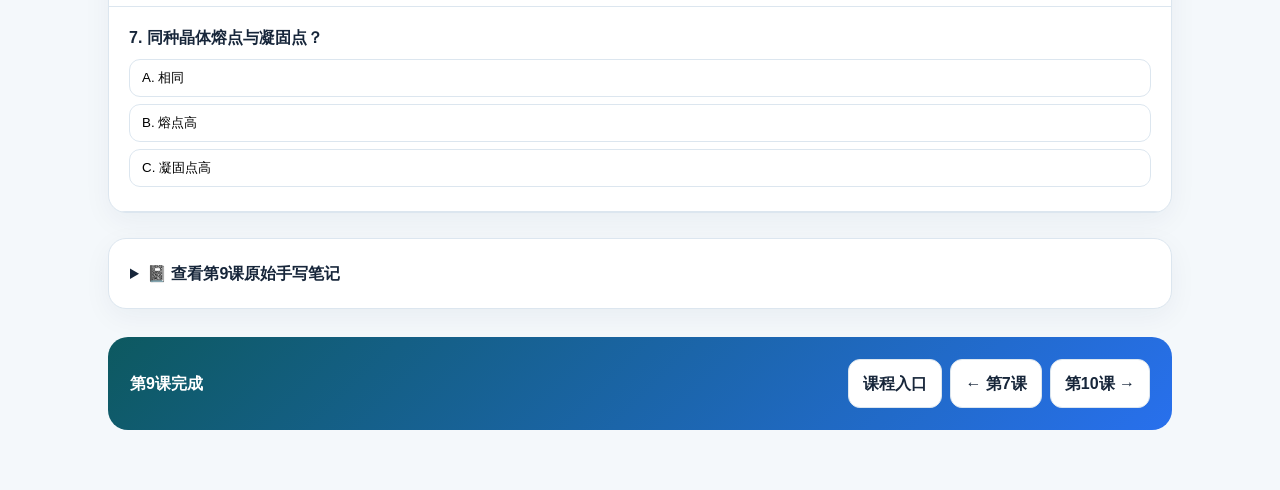
<file: melting/index.html>
<!doctype html><html lang="zh-CN"><head><meta http-equiv="Content-Security-Policy" content="default-src 'self' data:;script-src 'unsafe-inline';style-src 'unsafe-inline';img-src 'self' data:;connect-src 'none';object-src 'none';base-uri 'none'"><meta charset="utf-8"><meta name="viewport" content="width=device-width,initial-scale=1"><title>第9课 熔化与凝固｜初中物理学习课堂</title><style>*{box-sizing:border-box}html{scroll-behavior:smooth}:root{--b:#f4f8fb;--p:#fff;--i:#17263a;--m:#64748b;--l:#dce6ef;--t:#079c91;--u:#2870ed;--o:#f38b35}body{margin:0;background:radial-gradient(circle at 0 0,#dff7f4,transparent 32rem),var(--b);color:var(--i);font-family:"Microsoft YaHei UI","Microsoft YaHei",sans-serif;line-height:1.7}.top{position:sticky;top:0;z-index:8;background:#f5f8fbef;border-bottom:1px solid var(--l)}.topin{max-width:1100px;margin:auto;padding:10px 16px;display:flex;gap:12px;align-items:center}.logo{width:38px;height:38px;display:grid;place-items:center;border-radius:12px;background:linear-gradient(135deg,var(--t),var(--u));color:#fff;text-decoration:none;font-weight:900}.grow{flex:1}.btn{display:inline-flex;border:0;border-radius:12px;padding:10px 14px;text-decoration:none;font-weight:800;cursor:pointer}.primary{background:linear-gradient(135deg,var(--t),var(--u));color:#fff}.outline{background:#fff;color:var(--i);border:1px solid var(--l)}.hero{max-width:1100px;margin:auto;padding:55px 18px 28px;display:grid;grid-template-columns:1.1fr .9fr;gap:25px;align-items:center}.hero h1{font-size:clamp(42px,7vw,72px);line-height:1.05;margin:12px 0;color:transparent;background:linear-gradient(100deg,var(--t),var(--u),var(--o));background-clip:text}.lead{font-size:19px;color:var(--m)}.heroCard{min-height:290px;border-radius:28px;padding:28px;color:#fff;background:linear-gradient(145deg,#0e4e59,#17658a 55%,#df7832);display:flex;flex-direction:column;justify-content:space-between}.icon{font-size:84px}.rule{background:#ffffff20;border:1px solid #ffffff30;padding:15px;border-radius:15px}.map,main{max-width:1100px;margin:auto;padding:0 18px}.map{display:grid;grid-template-columns:repeat(4,1fr);gap:10px}.map a,.card{background:var(--p);border:1px solid var(--l);border-radius:18px}.map a{padding:12px;text-decoration:none;color:inherit;font-weight:800}.map small{display:block;color:var(--m)}section{margin-top:32px;scroll-margin-top:70px}h2{font-size:clamp(28px,4vw,42px);line-height:1.2;margin:5px 0}.intro{color:var(--m);max-width:850px}.grid2{display:grid;grid-template-columns:1fr 1fr;gap:16px}.grid3{display:grid;grid-template-columns:repeat(3,1fr);gap:12px}.card{padding:21px;box-shadow:0 8px 28px #18304c0d}.card h3{margin:5px 0}.emoji{font-size:34px}.warn{margin-top:13px;padding:14px;border-radius:14px;background:#fff6e8;border:1px solid #ffd49b}.lab{background:#142f4b;color:#fff;border-radius:18px;padding:22px}.labvis{font-size:64px;text-align:center;min-height:120px;display:grid;place-items:center}.row{display:grid;grid-template-columns:105px 1fr 80px;gap:10px;align-items:center;margin:10px 0}.row input{width:100%;accent-color:#20c7b8}.result{padding:14px;border-radius:14px;background:#0c2137;text-align:center;margin-top:12px}.result b{font-size:25px;color:#84eee0}.choice{display:flex;gap:8px;flex-wrap:wrap}.choice button{flex:1;min-width:100px}.note{margin-top:25px}.note summary{font-weight:900;cursor:pointer}.note img{width:100%;max-height:650px;object-fit:contain;border-radius:14px;margin-top:15px}.quiz{padding:0;overflow:hidden}.quizhead{padding:20px;background:linear-gradient(135deg,#0e5e65,#2870ed);color:#fff;display:flex;justify-content:space-between}.score{font-size:22px;font-weight:900}.q{padding:17px 20px;border-bottom:1px solid var(--l)}.q b{display:block;margin-bottom:8px}.opt{display:block;width:100%;text-align:left;padding:9px 12px;margin:7px 0;border:1px solid var(--l);border-radius:11px;background:#fff}.correct{background:#e6f8f0;border-color:#31ae7f}.wrong{background:#fff0f1;border-color:#df5d67}.ex{display:none;background:#f1f4f8;padding:9px;border-radius:10px}.ex.show{display:block}.nav{margin:28px 0 60px;padding:22px;border-radius:20px;background:linear-gradient(135deg,#0d5960,#2870ed);color:#fff;display:flex;justify-content:space-between;gap:12px;align-items:center}.nav div{display:flex;gap:8px;flex-wrap:wrap}@media(max-width:780px){.hero,.grid2{grid-template-columns:1fr}.map,.grid3{grid-template-columns:1fr 1fr}}@media(max-width:520px){.map,.grid3{grid-template-columns:1fr}.hero{padding-top:35px}.course{display:none}.row{grid-template-columns:80px 1fr 65px}.nav{align-items:flex-start;flex-direction:column}}</style></head><body><header class="top"><div class="topin"><a class="logo" href="../">物</a><b class="course">初中物理学习课堂 · 第9课</b><span class="grow"></span><a class="btn outline" href="../vaporization/">← 第7课</a></div></header><div class="hero"><div><b>初中物理 · 物态变化</b><h1>熔化与凝固</h1><p class="lead">用温度曲线理解晶体、非晶体、熔点、凝固点和固液共存。</p><a class="btn primary" href="#concept">开始学习</a></div><div class="heroCard"><div class="icon">🧊🔥</div><div class="rule"><b>熔化吸热，凝固放热。</b>晶体有固定熔点，非晶体逐渐软化。</div></div></div><nav class="map"><a href="#concept">核心概念<small>熔化与凝固</small></a><a href="#lab">曲线实验<small>熔化平台</small></a><a href="#network">晶体分类<small>是否有熔点</small></a><a href="#quiz">即时测验<small>7题闯关</small></a></nav><main><section id="concept"><h2>先建立核心概念</h2><p class="intro">按“初态 → 末态 → 吸放热 → 发生条件”理解，不只背名称。</p><div class="grid3"><div class="card"><div class="emoji">🔥</div><h3>熔化</h3><p>固态变液态，过程吸热。</p></div><div class="card"><div class="emoji">❄️</div><h3>凝固</h3><p>液态变固态，过程放热。</p></div><div class="card"><div class="emoji">📈</div><h3>晶体</h3><p>达到熔点并继续吸热，熔化时温度不变。</p></div></div><div class="warn">温度不变不等于不吸热：晶体熔化平台仍持续吸热，热量用于改变物态。</div></section><section id="lab"><h2>交互曲线：冰的熔化过程</h2><p class="intro">拖动加热时间，观察熔化前、熔化中和熔化后的状态。</p><div class="grid2"><div class="lab"><div id="labIcon" class="labvis"></div><div id="labResult" class="result"></div></div><div class="card"><div class="row"><label>加热时间</label><input type="range" min="0" max="12" value="4"><output></output></div></div></div></section><section id="network"><h2>晶体和非晶体怎样区分？</h2><div class="card"><div class="choice"><button class="btn outline conceptBtn" data-i="0">冰、食盐、金属</button><button class="btn outline conceptBtn" data-i="1">玻璃、松香、石蜡、沥青</button><button class="btn outline conceptBtn" data-i="2">晶体熔化条件</button><button class="btn outline conceptBtn" data-i="3">晶体凝固条件</button></div><div id="conceptResult" class="result">点击一个过程，查看方向、条件和吸放热。</div></div></section><section id="extend"><h2>笔记缺失处的关键补充</h2><div class="grid2"><div class="card"><h3>水平段的状态</h3><p>晶体熔化曲线水平段中通常是固液共存，温度不变但继续吸热。</p></div><div class="card"><h3>分类不看软硬</h3><p>玻璃虽然很硬，但没有固定熔点，通常属于非晶体。</p></div></div></section><section id="quiz"><h2>7题即时测验</h2><div class="card quiz"><div class="quizhead"><b>熔化与凝固挑战</b><span id="score" class="score">0/7</span></div><div id="quizBody"></div></div></section><details class="card note"><summary>📓 查看第9课原始手写笔记</summary><img src="notes.jpg" alt="第9课手写课堂笔记"><p>笔记记录了熔化、晶体熔化条件、晶体与非晶体例子、凝固和凝固点。本页补充曲线读图与固液共存。</p></details><div class="nav"><b>第9课完成</b><div><a class="btn outline" href="../">课程入口</a><a class="btn outline" href="../vaporization/">← 第7课</a><a class="btn outline" href="../sublimation/">第10课 →</a></div></div></main><script id="cfg" type="application/json">{"calc": "function(v){let t=v[0],T=t<3?-20+t*20/3:t<7?0:(t-7)*8;let s=t<3?\"固态升温\":t<7?\"固液共存\":\"液态升温\";return{icon:t<3?\"🧊\":t<7?\"🧊💧\":\"💧\",title:T.toFixed(1)+\"℃ · \"+s,text:t<7&&t>=3?\"继续吸热，但温度保持在熔点。\":\"吸热后温度升高。\"}}", "concepts": [["冰、食盐、金属", "属于晶体，有固定熔点。"], ["玻璃、松香、石蜡、沥青", "属于非晶体，没有固定熔点，受热逐渐软化。"], ["晶体熔化条件", "达到熔点并继续吸热。"], ["晶体凝固条件", "达到凝固点并继续放热；同种晶体熔点与凝固点相同。"]], "quiz": [{"q": "固态变液态叫？", "a": ["熔化", "凝固", "液化"], "c": 0, "e": "熔化吸热。"}, {"q": "晶体熔化条件？", "a": ["达到熔点并继续吸热", "只需加热", "只需达到熔点"], "c": 0, "e": "两个条件缺一不可。"}, {"q": "晶体熔化平台状态通常？", "a": ["固态", "固液共存", "气态"], "c": 1, "e": "水平段通常固液共存。"}, {"q": "熔化平台温度？", "a": ["不断升高", "保持不变", "不断下降"], "c": 1, "e": "热量用于物态变化。"}, {"q": "非晶体是？", "a": ["冰", "食盐", "玻璃"], "c": 2, "e": "玻璃无固定熔点。"}, {"q": "凝固过程？", "a": ["吸热", "放热", "无热量变化"], "c": 1, "e": "液态变固态放热。"}, {"q": "同种晶体熔点与凝固点？", "a": ["相同", "熔点高", "凝固点高"], "c": 0, "e": "相同条件下二者相同。"}]}</script><script>const $=s=>document.querySelector(s),$$=s=>[...document.querySelectorAll(s)];const cfg=JSON.parse(document.querySelector('#cfg').textContent);cfg.calc=function(v){let t=v[0],T=t<3?-20+t*20/3:t<7?0:(t-7)*8;let s=t<3?"固态升温":t<7?"固液共存":"液态升温";return{icon:t<3?"🧊":t<7?"🧊💧":"💧",title:T.toFixed(1)+"℃ · "+s,text:t<7&&t>=3?"继续吸热，但温度保持在熔点。":"吸热后温度升高。"}};function lab(){let v=[...$$('#lab input')].map(x=>+x.value);$$('#lab output').forEach((o,i)=>o.textContent=v[i]);let x=cfg.calc(v);$('#labIcon').textContent=x.icon;$('#labResult').innerHTML='<b>'+x.title+'</b><br>'+x.text}$$('#lab input').forEach(x=>x.oninput=lab);lab();$$('.conceptBtn').forEach(b=>b.onclick=()=>{$$('.conceptBtn').forEach(x=>x.className='btn outline conceptBtn');b.className='btn primary conceptBtn';let x=cfg.concepts[+b.dataset.i];$('#conceptResult').innerHTML='<b>'+x[0]+'</b><br>'+x[1]});let ans=0,sc=0;cfg.quiz.forEach((q,qi)=>{let d=document.createElement('div');d.className='q';d.innerHTML='<b>'+(qi+1)+'. '+q.q+'</b>'+q.a.map((x,i)=>'<button class="opt" data-i="'+i+'">'+String.fromCharCode(65+i)+'. '+x+'</button>').join('')+'<div class="ex"></div>';$('#quizBody').appendChild(d);d.querySelectorAll('.opt').forEach(b=>b.onclick=()=>{if(d.dataset.done)return;d.dataset.done=1;ans++;let p=+b.dataset.i;d.querySelectorAll('.opt').forEach((z,i)=>{z.disabled=true;if(i===q.c)z.classList.add('correct')});if(p===q.c)sc++;else b.classList.add('wrong');let e=d.querySelector('.ex');e.textContent=(p===q.c?'✓ ':'✗ ')+q.e;e.classList.add('show');$('#score').textContent=sc+'/'+cfg.quiz.length})})</script></body></html>
</file>
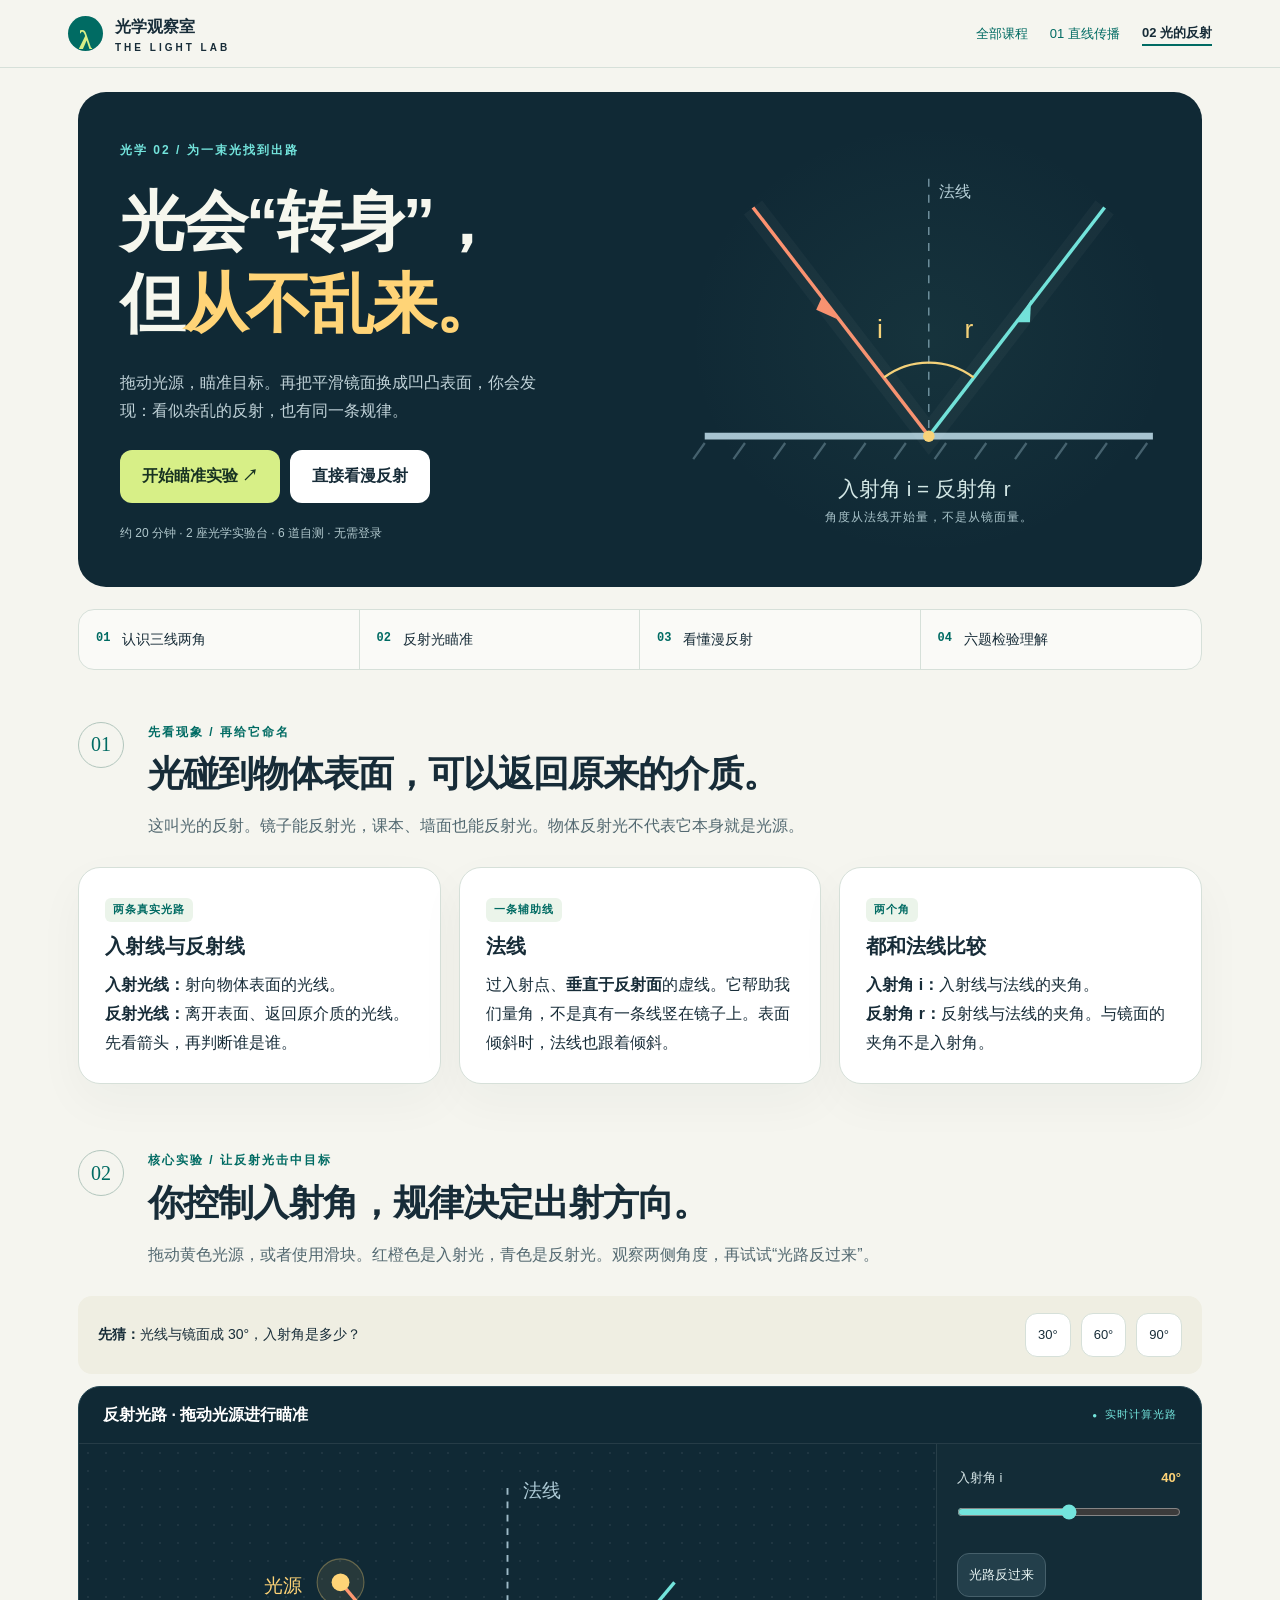
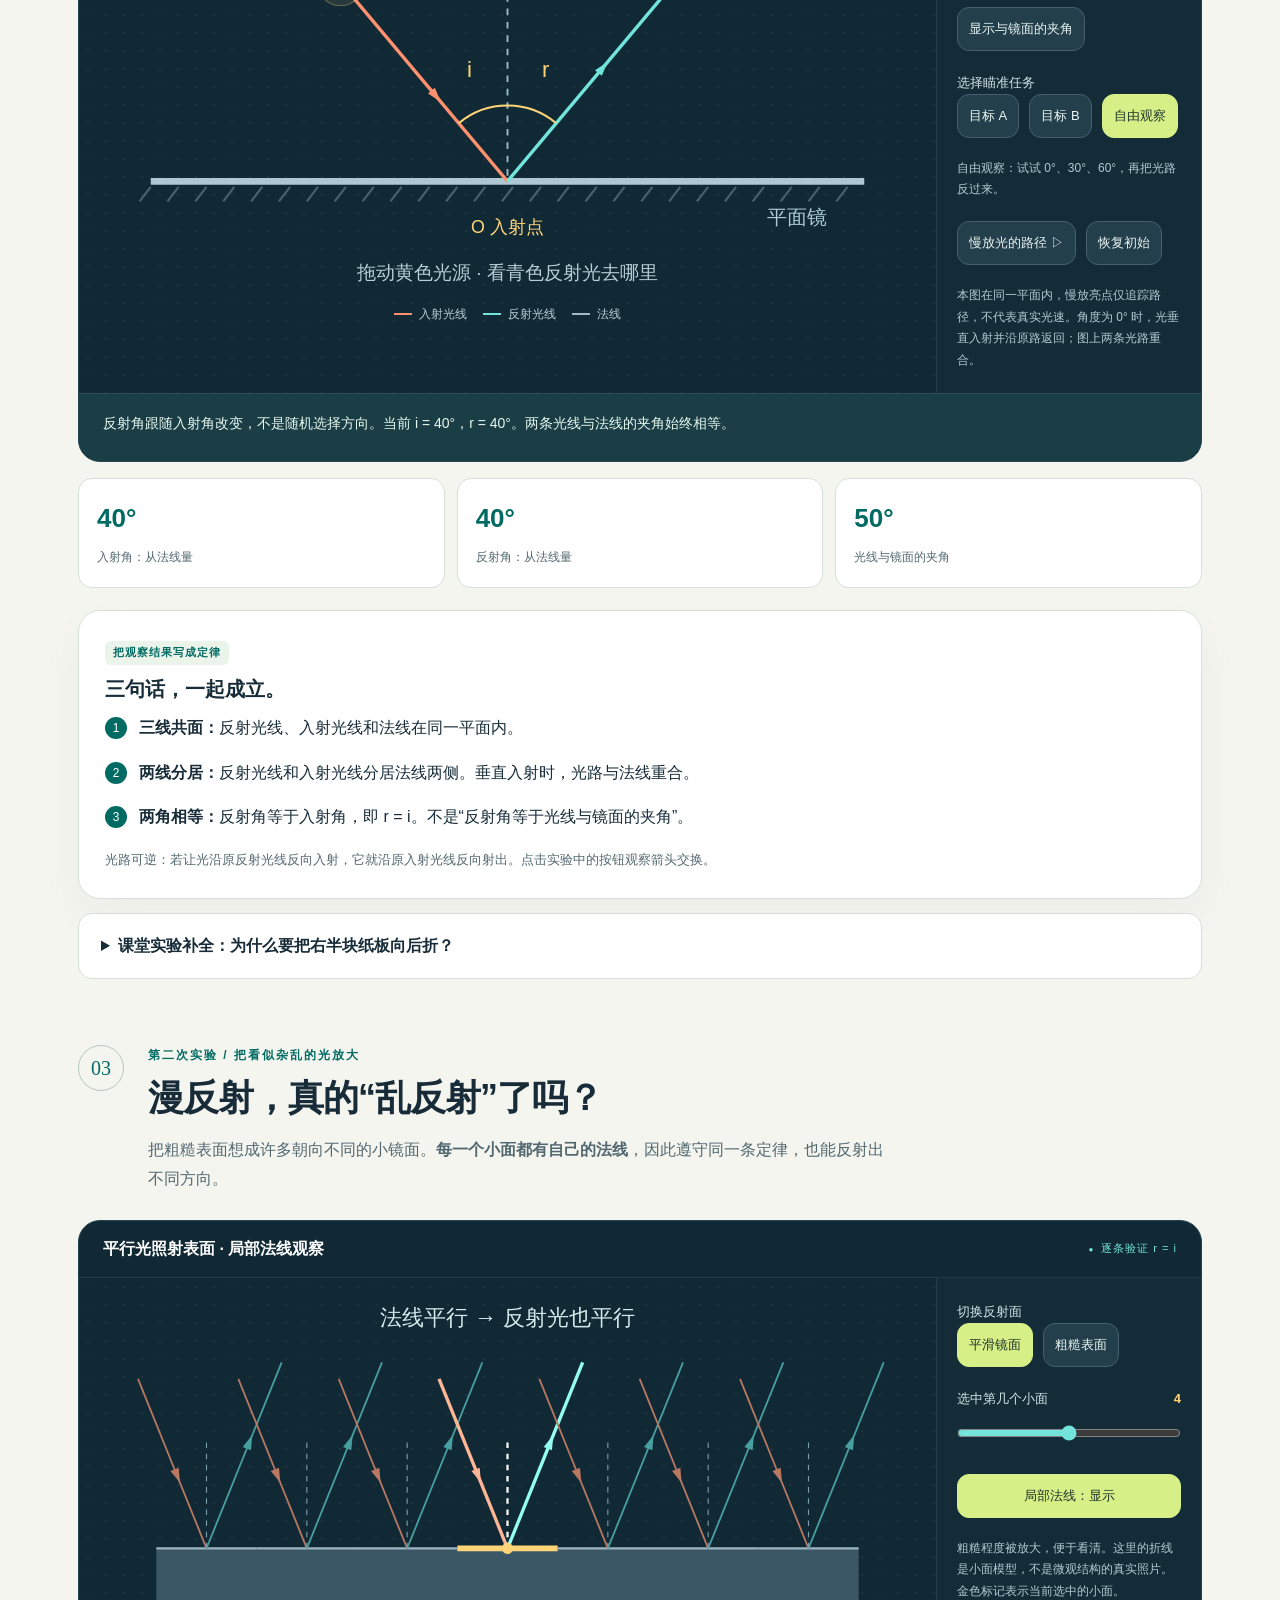
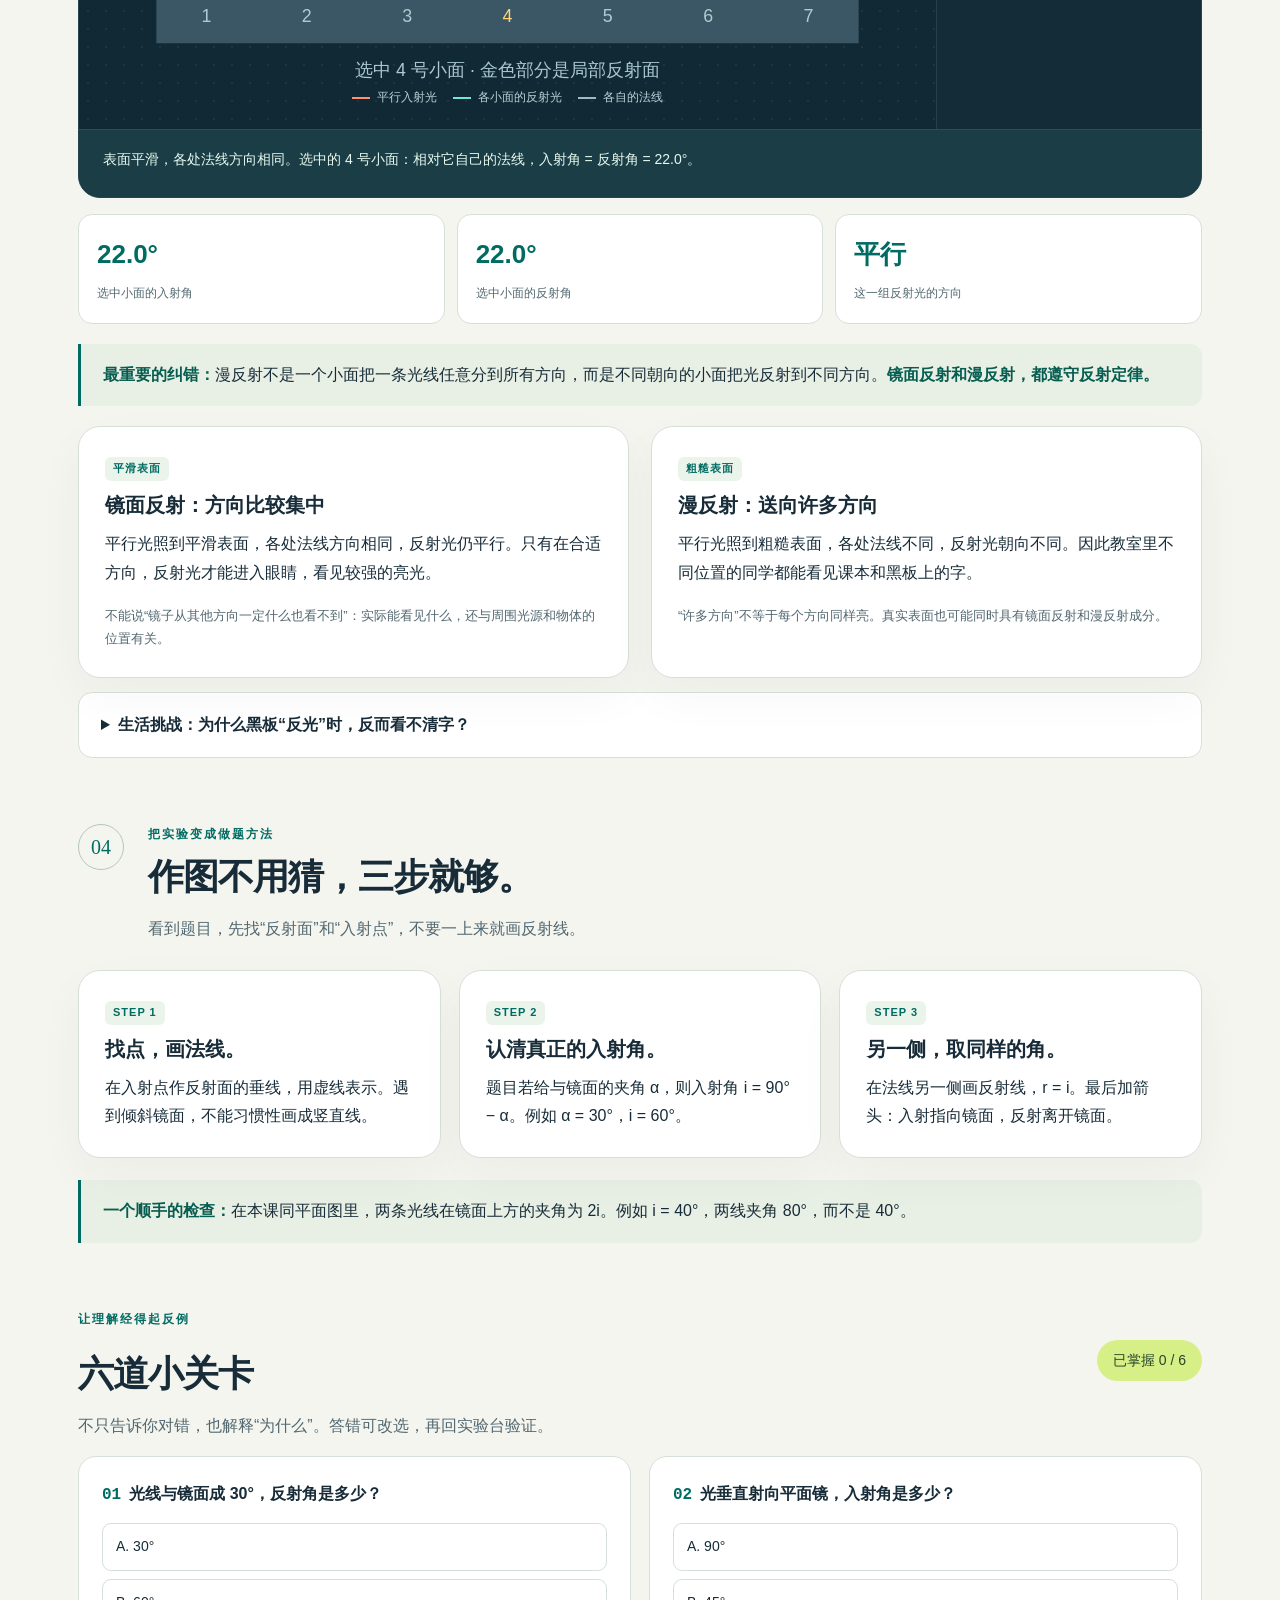
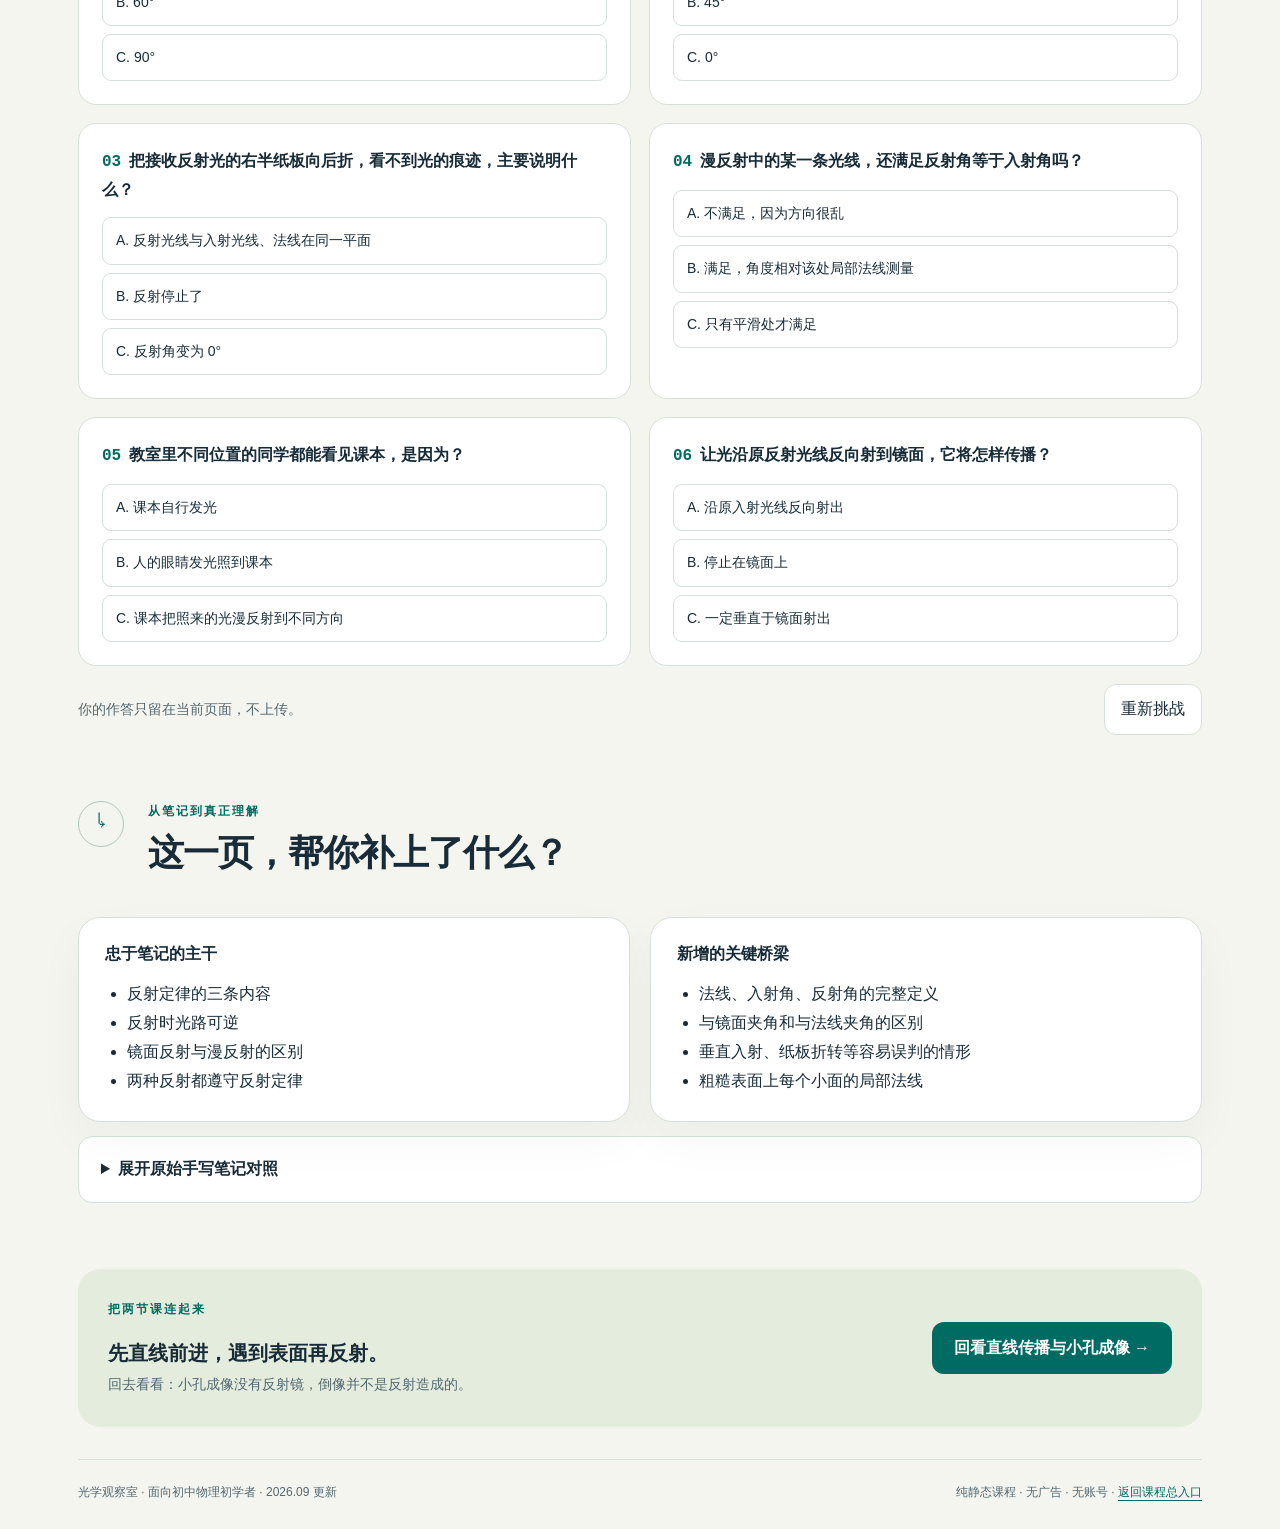
<file: reflection/index.html>
<!doctype html>
<html lang="zh-CN"><head><meta charset="utf-8"><meta name="viewport" content="width=device-width,initial-scale=1"><meta name="description" content="可拖动光路的初中光学课堂：反射角、法线、光路可逆，以及真正遵守反射定律的漫反射实验。"><meta name="referrer" content="no-referrer"><meta http-equiv="Content-Security-Policy" content="default-src 'none'; script-src 'self'; style-src 'self'; img-src 'self' data:; font-src 'self'; connect-src 'none'; base-uri 'none'; form-action 'none'; object-src 'none'"><title>光的反射 · 光学观察室</title><link rel="icon" href="data:,"><link rel="stylesheet" href="../optics-assets/lab.css"><script src="../optics-assets/lab.js" defer></script></head>
<body data-lesson="reflection"><a class="skip" href="#main">跳到学习内容</a><header class="topbar"><div class="top-inner"><a class="brand" href="../"><span class="brand-mark">λ</span><span>光学观察室<small>THE LIGHT LAB</small></span></a><nav class="top-links" aria-label="课程导航"><a class="home-link" href="../">全部课程</a><a href="../light/">01 直线传播</a><a href="../reflection/" aria-current="page">02 光的反射</a></nav></div></header>
<div class="wrap"><section class="hero"><div class="hero-copy"><div class="eyebrow">光学 02 / 为一束光找到出路</div><h1>光会“转身”，<br>但<em>从不乱来。</em></h1><p>拖动光源，瞄准目标。再把平滑镜面换成凹凸表面，你会发现：看似杂乱的反射，也有同一条规律。</p><div class="actions"><a class="button lime" href="#reflection-lab">开始瞄准实验 ↗</a><a class="button" href="#rough">直接看漫反射</a></div><div class="hero-meta">约 20 分钟 · 2 座光学实验台 · 6 道自测 · 无需登录</div></div><div class="hero-art"><div><svg viewBox="0 0 440 310" role="img" aria-label="入射光线和反射光线关于法线对称"><path d="M25 249H415" stroke="#a7c3d0" stroke-width="6"/><path d="M25 255L15 269M60 255L50 269M95 255L85 269M130 255L120 269M165 255L155 269M200 255L190 269M235 255L225 269M270 255L260 269M305 255L295 269M340 255L330 269M375 255L365 269M410 255L400 269" stroke="#45616e" stroke-width="2"/><path d="M220 25V249" stroke="#8babbb" stroke-dasharray="7 7"/><path d="M67 50L220 249L373 50" fill="none" stroke="#ffffff08" stroke-width="20"/><path d="M67 50L220 249" fill="none" stroke="#ff916f" stroke-width="3"/><path d="M220 249L373 50" fill="none" stroke="#73e4dc" stroke-width="3"/><path d="M127 128L140 147L122 139" fill="#ff916f"/><path d="M297 150L309 130L308 150" fill="#73e4dc"/><path d="M181 198A64 64 0 0 1 220 185A64 64 0 0 1 259 198" stroke="#ffd477" stroke-width="2" fill="none"/><text x="175" y="164" fill="#ffd477" font-size="23" font-family="Georgia">i</text><text x="251" y="164" fill="#ffd477" font-size="23" font-family="Georgia">r</text><text x="229" y="41" fill="#b8d0d9" font-size="14">法线</text><text x="141" y="301" fill="#d5e8e7" font-size="18">入射角 i = 反射角 r</text><circle class="pulse-dot" cx="220" cy="249" r="5" fill="#ffd477"/></svg><div class="hero-caption">角度从法线开始量，不是从镜面量。</div></div></div></section>
<nav class="trail" aria-label="本课目录"><a href="#basics"><b>01</b> 认识三线两角</a><a href="#reflection-lab"><b>02</b> 反射光瞄准</a><a href="#rough"><b>03</b> 看懂漫反射</a><a href="#quiz"><b>04</b> 六题检验理解</a></nav>
<main id="main"><noscript><div class="callout warn">互动实验需要浏览器启用 JavaScript。正文和笔记仍可阅读。</div></noscript>
<section id="basics" class="section"><div class="section-head"><span class="section-n">01</span><div><div class="eyebrow">先看现象 / 再给它命名</div><h2>光碰到物体表面，可以返回原来的介质。</h2><p>这叫光的反射。镜子能反射光，课本、墙面也能反射光。物体反射光不代表它本身就是光源。</p></div></div><div class="grid3"><div class="card"><span class="tag">两条真实光路</span><h3>入射线与反射线</h3><p><strong>入射光线：</strong>射向物体表面的光线。<br><strong>反射光线：</strong>离开表面、返回原介质的光线。先看箭头，再判断谁是谁。</p></div><div class="card"><span class="tag">一条辅助线</span><h3>法线</h3><p>过入射点、<strong>垂直于反射面</strong>的虚线。它帮助我们量角，不是真有一条线竖在镜子上。表面倾斜时，法线也跟着倾斜。</p></div><div class="card"><span class="tag">两个角</span><h3>都和法线比较</h3><p><strong>入射角 i：</strong>入射线与法线的夹角。<br><strong>反射角 r：</strong>反射线与法线的夹角。与镜面的夹角不是入射角。</p></div></div></section>
<section id="reflection-lab" class="section"><div class="section-head"><span class="section-n">02</span><div><div class="eyebrow">核心实验 / 让反射光击中目标</div><h2>你控制入射角，规律决定出射方向。</h2><p>拖动黄色光源，或者使用滑块。红橙色是入射光，青色是反射光。观察两侧角度，再试试“光路反过来”。</p></div></div>
<div class="predict" data-predict="angle"><p><b>先猜：</b>光线与镜面成 30°，入射角是多少？</p><button data-answer="30">30°</button><button data-answer="60">60°</button><button data-answer="90">90°</button></div><div id="predict-angle" class="feedback" role="status"></div>
<div class="lab"><div class="lab-title"><h3>反射光路 · 拖动光源进行瞄准</h3><span class="live">实时计算光路</span></div><div class="lab-body"><div class="stage"><svg id="reflection-svg" viewBox="0 0 740 400" role="img" aria-label="反射定律互动光路"></svg><div class="legend"><span>入射光线</span><span>反射光线</span><span>法线</span></div></div><div class="controls"><label><span class="control-head">入射角 i <output id="angle-out">40°</output></span><input id="incidence-angle" type="range" min="0" max="80" value="40" step="1"></label><div class="buttons"><button id="reverse-ray" aria-pressed="false">光路反过来</button><button id="show-surface-angle" aria-pressed="false">显示与镜面的夹角</button></div><div><label>选择瞄准任务</label><div class="buttons"><button data-target="a" aria-pressed="false">目标 A</button><button data-target="b" aria-pressed="false">目标 B</button><button data-target="none" aria-pressed="true">自由观察</button></div></div><p id="target-status" class="hint full" role="status">选择目标 A 或 B，试着把反射光送进圆环。</p><div class="buttons full"><button id="trace-reflection">慢放光的路径 ▷</button><button id="reflection-reset">恢复初始</button></div><p class="hint full">本图在同一平面内，慢放亮点仅追踪路径，不代表真实光速。角度为 0° 时，光垂直入射并沿原路返回；图上两条光路重合。</p></div></div><p id="reflection-status" class="lab-result" role="status"></p></div>
<div class="metrics"><div class="metric"><strong id="incident-metric">40°</strong><span>入射角：从法线量</span></div><div class="metric"><strong id="reflected-metric">40°</strong><span>反射角：从法线量</span></div><div class="metric"><strong id="surface-metric">50°</strong><span>光线与镜面的夹角</span></div></div>
<div class="card"><span class="tag">把观察结果写成定律</span><h3>三句话，一起成立。</h3><ol class="steps"><li><strong>三线共面：</strong>反射光线、入射光线和法线在同一平面内。</li><li><strong>两线分居：</strong>反射光线和入射光线分居法线两侧。垂直入射时，光路与法线重合。</li><li><strong>两角相等：</strong>反射角等于入射角，即 r = i。不是“反射角等于光线与镜面的夹角”。</li></ol><p class="small muted">光路可逆：若让光沿原反射光线反向入射，它就沿原入射光线反向射出。点击实验中的按钮观察箭头交换。</p></div>
<details><summary>课堂实验补全：为什么要把右半块纸板向后折？</summary><div><p>纸板竖直立在镜面上，让光贴着纸板射向镜面；两半纸板展开在同一平面内时，能在右半纸板上看到反射光的痕迹。</p><p>将右半纸板向后折，通常就接不到原来的反射光。这是在检验<strong>“三线共面”</strong>，不是说明反射光消失了。纸板相当于帮助我们看见光路的屏。</p><div class="callout warn">安全提示：实验光源不能照射眼睛，也不要用镜子把太阳光反射进眼睛。本网页用模拟光线完成观察。</div></div></details></section>
<section id="rough" class="section"><div class="section-head"><span class="section-n">03</span><div><div class="eyebrow">第二次实验 / 把看似杂乱的光放大</div><h2>漫反射，真的“乱反射”了吗？</h2><p>把粗糙表面想成许多朝向不同的小镜面。<strong>每一个小面都有自己的法线</strong>，因此遵守同一条定律，也能反射出不同方向。</p></div></div>
<div class="lab"><div class="lab-title"><h3>平行光照射表面 · 局部法线观察</h3><span class="live">逐条验证 r = i</span></div><div class="lab-body"><div class="stage"><svg id="rough-svg" viewBox="0 0 740 355" role="img" aria-label="镜面反射与漫反射对比，显示各局部法线"></svg><div class="legend"><span>平行入射光</span><span>各小面的反射光</span><span>各自的法线</span></div></div><div class="controls"><div><label>切换反射面</label><div class="buttons"><button data-surface="smooth" aria-pressed="true">平滑镜面</button><button data-surface="rough" aria-pressed="false">粗糙表面</button></div></div><label><span class="control-head">选中第几个小面 <output id="facet-out">4</output></span><input id="facet" type="range" min="1" max="7" value="4" step="1"></label><button id="show-normals" aria-pressed="true">局部法线：显示</button><p class="hint full">粗糙程度被放大，便于看清。这里的折线是小面模型，不是微观结构的真实照片。金色标记表示当前选中的小面。</p></div></div><p id="rough-status" class="lab-result" role="status"></p></div>
<div class="metrics"><div class="metric"><strong id="facet-incidence">22°</strong><span>选中小面的入射角</span></div><div class="metric"><strong id="facet-reflection">22°</strong><span>选中小面的反射角</span></div><div class="metric"><strong id="parallel-metric">平行</strong><span>这一组反射光的方向</span></div></div>
<div class="callout"><strong>最重要的纠错：</strong>漫反射不是一个小面把一条光线任意分到所有方向，而是不同朝向的小面把光反射到不同方向。<strong>镜面反射和漫反射，都遵守反射定律。</strong></div>
<div class="grid2"><div class="card"><span class="tag">平滑表面</span><h3>镜面反射：方向比较集中</h3><p>平行光照到平滑表面，各处法线方向相同，反射光仍平行。只有在合适方向，反射光才能进入眼睛，看见较强的亮光。</p><p class="small muted">不能说“镜子从其他方向一定什么也看不到”：实际能看见什么，还与周围光源和物体的位置有关。</p></div><div class="card"><span class="tag">粗糙表面</span><h3>漫反射：送向许多方向</h3><p>平行光照到粗糙表面，各处法线不同，反射光朝向不同。因此教室里不同位置的同学都能看见课本和黑板上的字。</p><p class="small muted">“许多方向”不等于每个方向同样亮。真实表面也可能同时具有镜面反射和漫反射成分。</p></div></div>
<details><summary>生活挑战：为什么黑板“反光”时，反而看不清字？</summary><div><p>某些方向有较强的镜面反射光进入眼睛，掩盖了字和背景的明暗差别。改变观看位置、调整光源方向，或减少黑板表面的光滑反光，有助于看清。</p><p>不要答成“黑板平时不反射光”。如果完全没有来自黑板的光进入眼睛，黑板和字都看不见。</p></div></details></section>
<section id="method" class="section"><div class="section-head"><span class="section-n">04</span><div><div class="eyebrow">把实验变成做题方法</div><h2>作图不用猜，三步就够。</h2><p>看到题目，先找“反射面”和“入射点”，不要一上来就画反射线。</p></div></div><div class="grid3"><div class="card"><span class="tag">STEP 1</span><h3>找点，画法线。</h3><p>在入射点作反射面的垂线，用虚线表示。遇到倾斜镜面，不能习惯性画成竖直线。</p></div><div class="card"><span class="tag">STEP 2</span><h3>认清真正的入射角。</h3><p>题目若给与镜面的夹角 α，则入射角 i = 90° − α。例如 α = 30°，i = 60°。</p></div><div class="card"><span class="tag">STEP 3</span><h3>另一侧，取同样的角。</h3><p>在法线另一侧画反射线，r = i。最后加箭头：入射指向镜面，反射离开镜面。</p></div></div><div class="callout"><strong>一个顺手的检查：</strong>在本课同平面图里，两条光线在镜面上方的夹角为 2i。例如 i = 40°，两线夹角 80°，而不是 40°。</div></section>
<section id="quiz" class="section"><div class="quiz-head"><div><div class="eyebrow">让理解经得起反例</div><h2>六道小关卡</h2></div><div id="quiz-score" class="quiz-score" role="status">已掌握 0 / 6</div></div><p class="muted">不只告诉你对错，也解释“为什么”。答错可改选，再回实验台验证。</p><div id="quiz-grid" class="quiz-grid"></div><div class="quiz-finish"><p id="quiz-message">你的作答只留在当前页面，不上传。</p><button id="quiz-reset">重新挑战</button></div></section>
<section class="section"><div class="section-head"><span class="section-n">↳</span><div><div class="eyebrow">从笔记到真正理解</div><h2>这一页，帮你补上了什么？</h2></div></div><div class="notebook"><div class="card"><h3>忠于笔记的主干</h3><ul><li>反射定律的三条内容</li><li>反射时光路可逆</li><li>镜面反射与漫反射的区别</li><li>两种反射都遵守反射定律</li></ul></div><div class="card"><h3>新增的关键桥梁</h3><ul><li>法线、入射角、反射角的完整定义</li><li>与镜面夹角和与法线夹角的区别</li><li>垂直入射、纸板折转等容易误判的情形</li><li>粗糙表面上每个小面的局部法线</li></ul></div></div><details><summary>展开原始手写笔记对照</summary><div><p class="small muted">依据你提供的第一张照片整理。正文明确采用“反射角等于入射角”。图中箭头表示传播方向，虚线表示辅助法线。</p><img src="../optics-assets/reflection-notes.jpg" width="1080" height="1920" loading="lazy" alt="原始光的反射手写笔记，包括反射定律、镜面反射和漫反射"></div></details></section>
<div class="next"><div><div class="eyebrow">把两节课连起来</div><h3>先直线前进，遇到表面再反射。</h3><p>回去看看：小孔成像没有反射镜，倒像并不是反射造成的。</p></div><a class="button primary" href="../light/">回看直线传播与小孔成像 →</a></div></main><footer><div class="footer-inner"><span>光学观察室 · 面向初中物理初学者 · 2026.09 更新</span><span>纯静态课程 · 无广告 · 无账号 · <a href="../">返回课程总入口</a></span></div></footer></div></body></html>
</file>
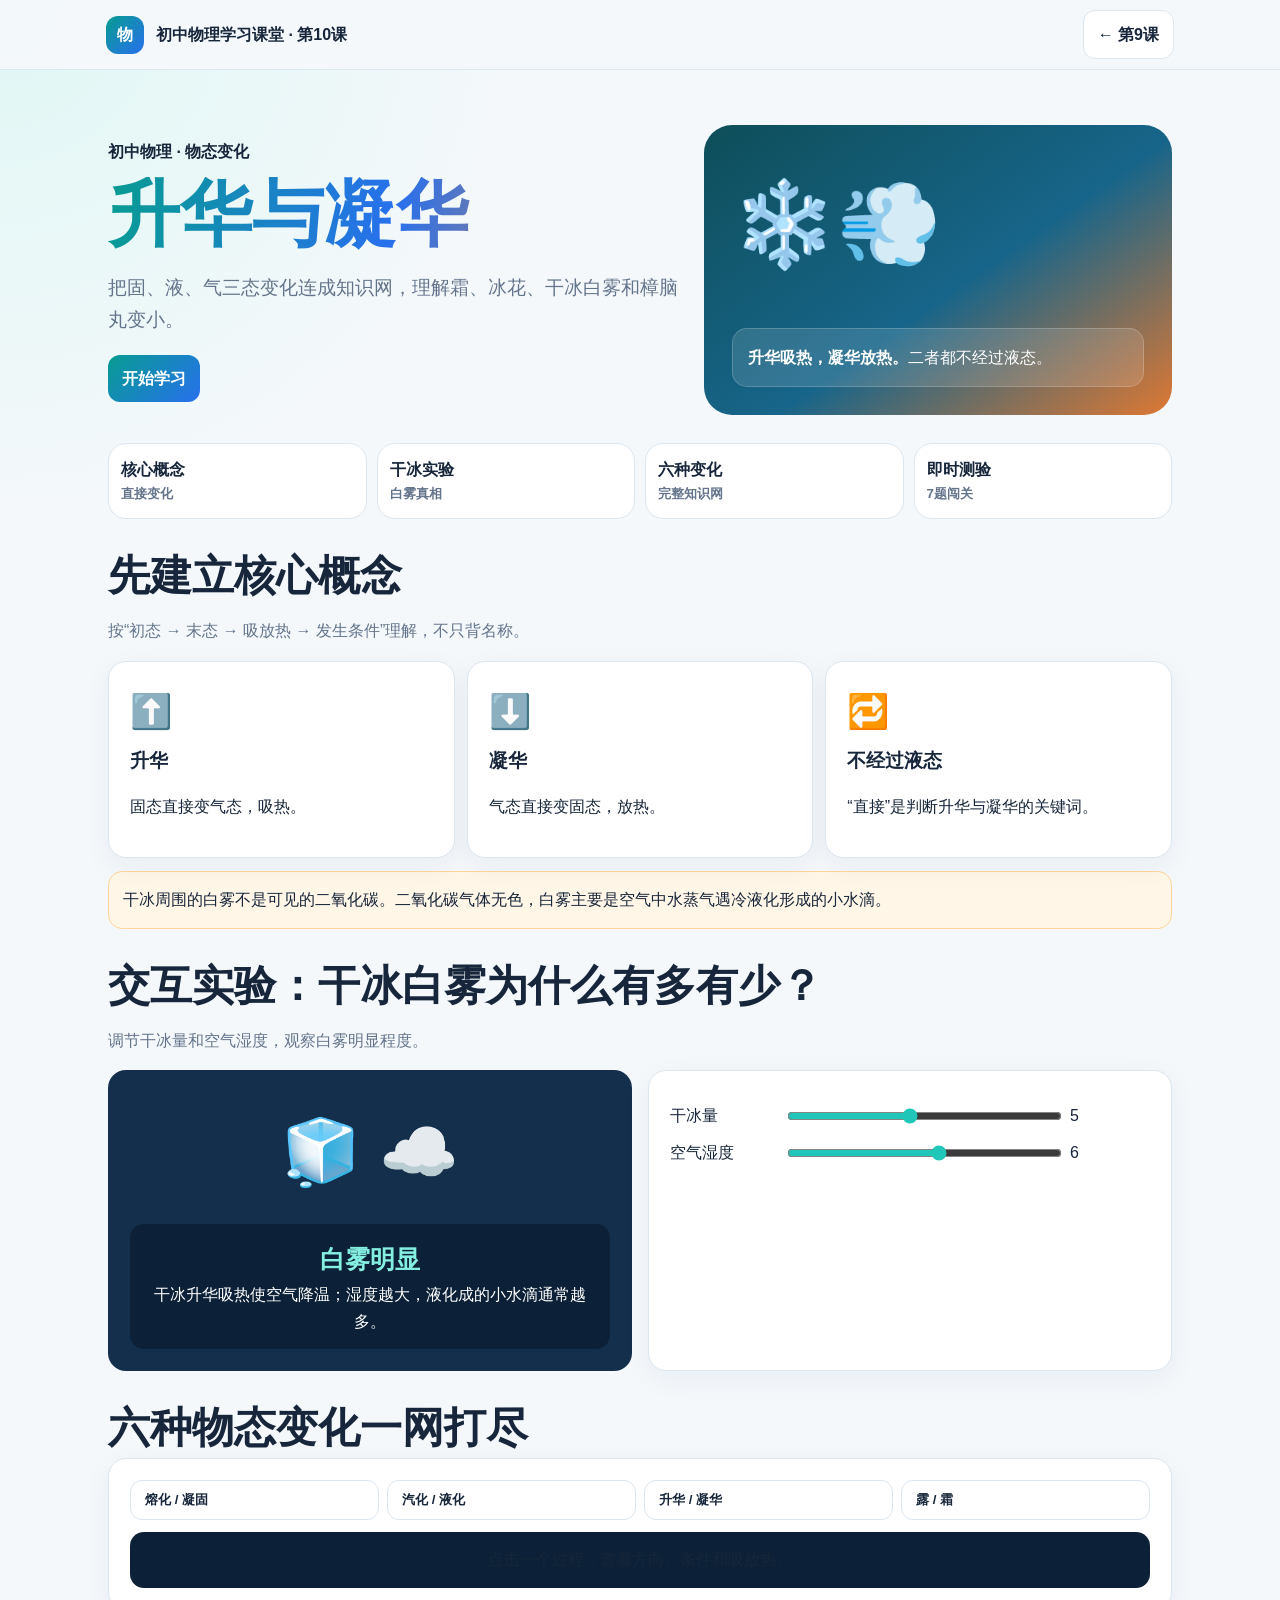
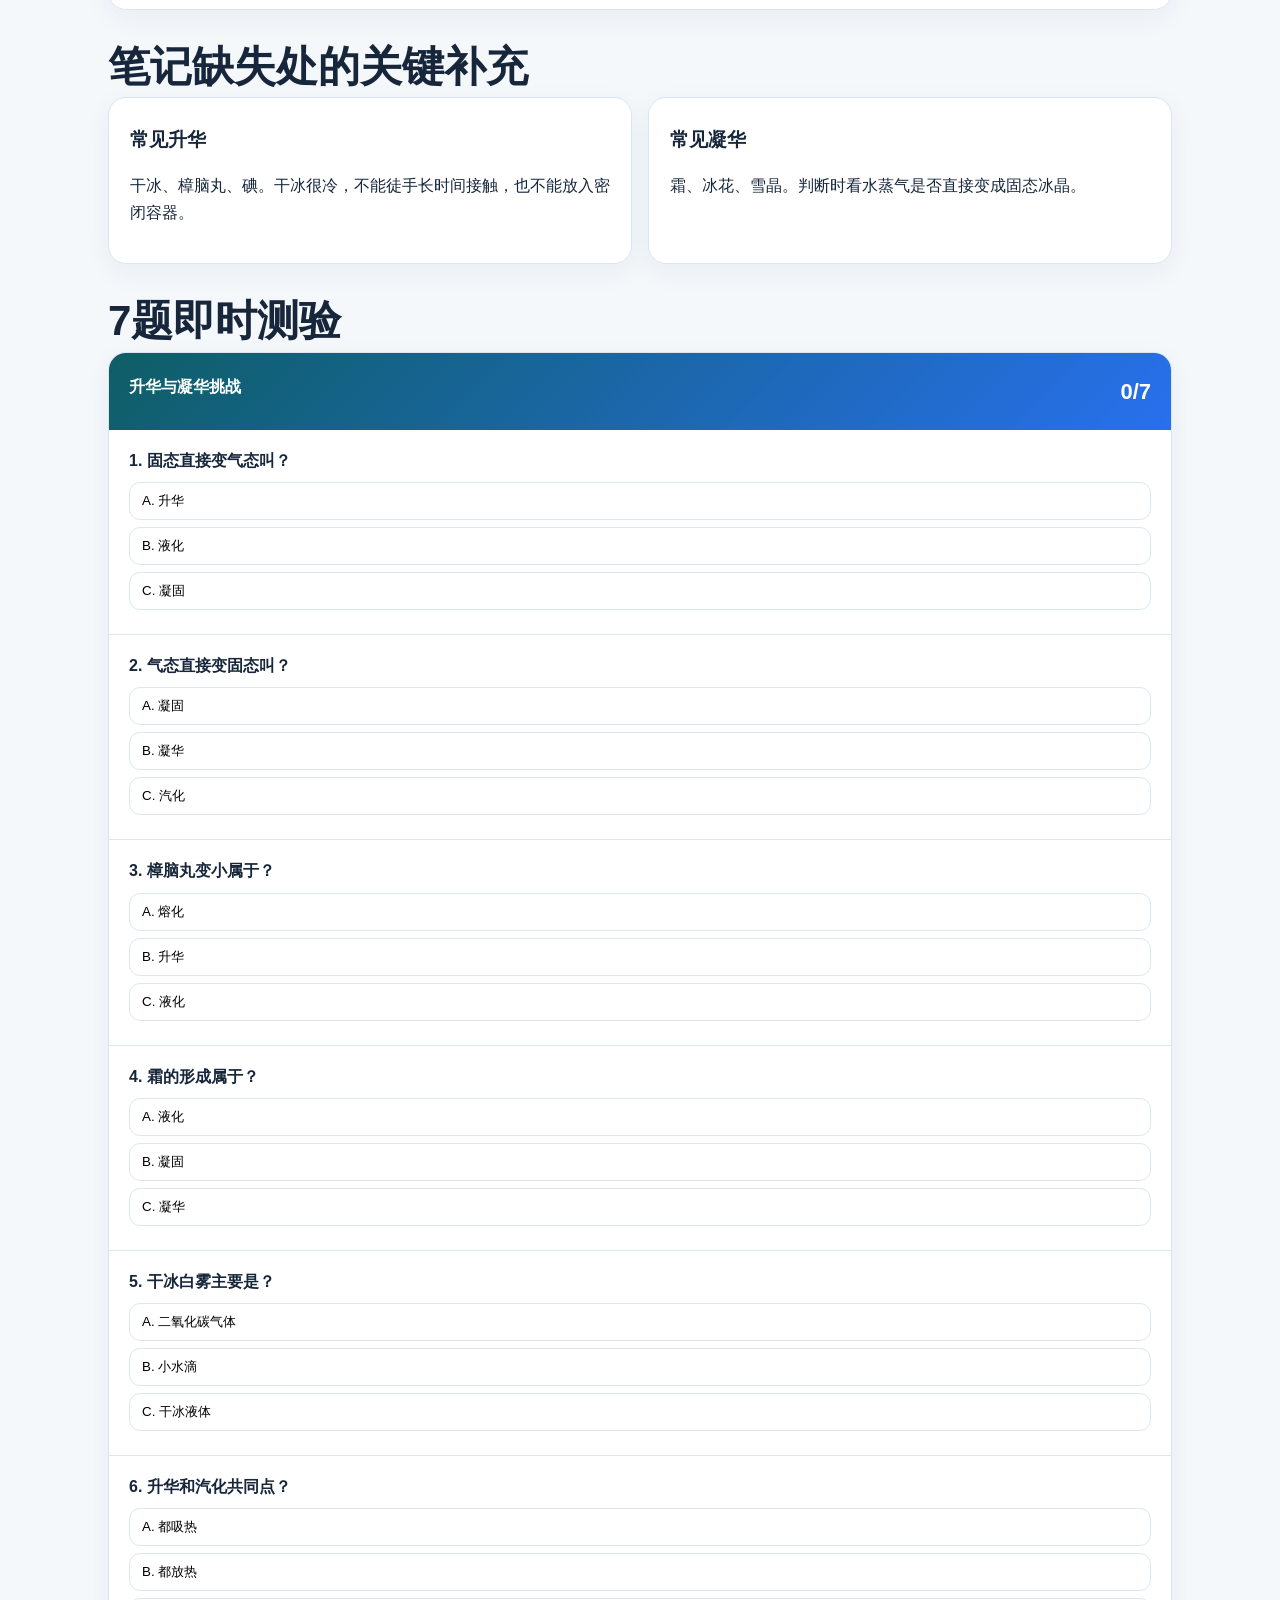
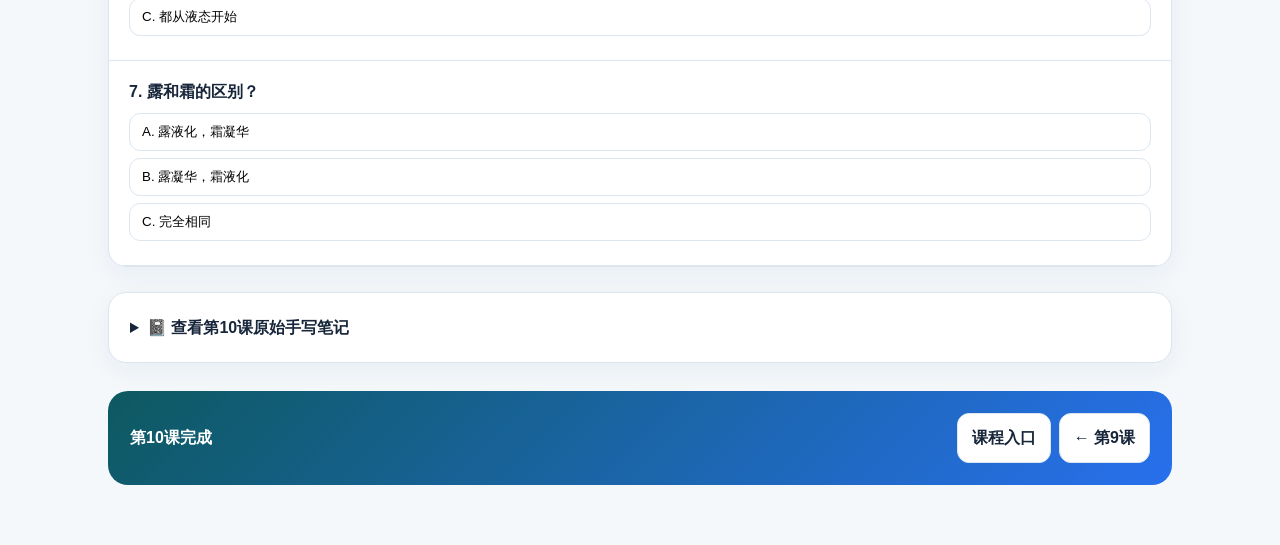
<file: sublimation/index.html>
<!doctype html><html lang="zh-CN"><head><meta http-equiv="Content-Security-Policy" content="default-src 'self' data:;script-src 'unsafe-inline';style-src 'unsafe-inline';img-src 'self' data:;connect-src 'none';object-src 'none';base-uri 'none'"><meta charset="utf-8"><meta name="viewport" content="width=device-width,initial-scale=1"><title>第10课 升华与凝华｜初中物理学习课堂</title><style>*{box-sizing:border-box}html{scroll-behavior:smooth}:root{--b:#f4f8fb;--p:#fff;--i:#17263a;--m:#64748b;--l:#dce6ef;--t:#079c91;--u:#2870ed;--o:#f38b35}body{margin:0;background:radial-gradient(circle at 0 0,#dff7f4,transparent 32rem),var(--b);color:var(--i);font-family:"Microsoft YaHei UI","Microsoft YaHei",sans-serif;line-height:1.7}.top{position:sticky;top:0;z-index:8;background:#f5f8fbef;border-bottom:1px solid var(--l)}.topin{max-width:1100px;margin:auto;padding:10px 16px;display:flex;gap:12px;align-items:center}.logo{width:38px;height:38px;display:grid;place-items:center;border-radius:12px;background:linear-gradient(135deg,var(--t),var(--u));color:#fff;text-decoration:none;font-weight:900}.grow{flex:1}.btn{display:inline-flex;border:0;border-radius:12px;padding:10px 14px;text-decoration:none;font-weight:800;cursor:pointer}.primary{background:linear-gradient(135deg,var(--t),var(--u));color:#fff}.outline{background:#fff;color:var(--i);border:1px solid var(--l)}.hero{max-width:1100px;margin:auto;padding:55px 18px 28px;display:grid;grid-template-columns:1.1fr .9fr;gap:25px;align-items:center}.hero h1{font-size:clamp(42px,7vw,72px);line-height:1.05;margin:12px 0;color:transparent;background:linear-gradient(100deg,var(--t),var(--u),var(--o));background-clip:text}.lead{font-size:19px;color:var(--m)}.heroCard{min-height:290px;border-radius:28px;padding:28px;color:#fff;background:linear-gradient(145deg,#0e4e59,#17658a 55%,#df7832);display:flex;flex-direction:column;justify-content:space-between}.icon{font-size:84px}.rule{background:#ffffff20;border:1px solid #ffffff30;padding:15px;border-radius:15px}.map,main{max-width:1100px;margin:auto;padding:0 18px}.map{display:grid;grid-template-columns:repeat(4,1fr);gap:10px}.map a,.card{background:var(--p);border:1px solid var(--l);border-radius:18px}.map a{padding:12px;text-decoration:none;color:inherit;font-weight:800}.map small{display:block;color:var(--m)}section{margin-top:32px;scroll-margin-top:70px}h2{font-size:clamp(28px,4vw,42px);line-height:1.2;margin:5px 0}.intro{color:var(--m);max-width:850px}.grid2{display:grid;grid-template-columns:1fr 1fr;gap:16px}.grid3{display:grid;grid-template-columns:repeat(3,1fr);gap:12px}.card{padding:21px;box-shadow:0 8px 28px #18304c0d}.card h3{margin:5px 0}.emoji{font-size:34px}.warn{margin-top:13px;padding:14px;border-radius:14px;background:#fff6e8;border:1px solid #ffd49b}.lab{background:#142f4b;color:#fff;border-radius:18px;padding:22px}.labvis{font-size:64px;text-align:center;min-height:120px;display:grid;place-items:center}.row{display:grid;grid-template-columns:105px 1fr 80px;gap:10px;align-items:center;margin:10px 0}.row input{width:100%;accent-color:#20c7b8}.result{padding:14px;border-radius:14px;background:#0c2137;text-align:center;margin-top:12px}.result b{font-size:25px;color:#84eee0}.choice{display:flex;gap:8px;flex-wrap:wrap}.choice button{flex:1;min-width:100px}.note{margin-top:25px}.note summary{font-weight:900;cursor:pointer}.note img{width:100%;max-height:650px;object-fit:contain;border-radius:14px;margin-top:15px}.quiz{padding:0;overflow:hidden}.quizhead{padding:20px;background:linear-gradient(135deg,#0e5e65,#2870ed);color:#fff;display:flex;justify-content:space-between}.score{font-size:22px;font-weight:900}.q{padding:17px 20px;border-bottom:1px solid var(--l)}.q b{display:block;margin-bottom:8px}.opt{display:block;width:100%;text-align:left;padding:9px 12px;margin:7px 0;border:1px solid var(--l);border-radius:11px;background:#fff}.correct{background:#e6f8f0;border-color:#31ae7f}.wrong{background:#fff0f1;border-color:#df5d67}.ex{display:none;background:#f1f4f8;padding:9px;border-radius:10px}.ex.show{display:block}.nav{margin:28px 0 60px;padding:22px;border-radius:20px;background:linear-gradient(135deg,#0d5960,#2870ed);color:#fff;display:flex;justify-content:space-between;gap:12px;align-items:center}.nav div{display:flex;gap:8px;flex-wrap:wrap}@media(max-width:780px){.hero,.grid2{grid-template-columns:1fr}.map,.grid3{grid-template-columns:1fr 1fr}}@media(max-width:520px){.map,.grid3{grid-template-columns:1fr}.hero{padding-top:35px}.course{display:none}.row{grid-template-columns:80px 1fr 65px}.nav{align-items:flex-start;flex-direction:column}}</style></head><body><header class="top"><div class="topin"><a class="logo" href="../">物</a><b class="course">初中物理学习课堂 · 第10课</b><span class="grow"></span><a class="btn outline" href="../melting/">← 第9课</a></div></header><div class="hero"><div><b>初中物理 · 物态变化</b><h1>升华与凝华</h1><p class="lead">把固、液、气三态变化连成知识网，理解霜、冰花、干冰白雾和樟脑丸变小。</p><a class="btn primary" href="#concept">开始学习</a></div><div class="heroCard"><div class="icon">❄️💨</div><div class="rule"><b>升华吸热，凝华放热。</b>二者都不经过液态。</div></div></div><nav class="map"><a href="#concept">核心概念<small>直接变化</small></a><a href="#lab">干冰实验<small>白雾真相</small></a><a href="#network">六种变化<small>完整知识网</small></a><a href="#quiz">即时测验<small>7题闯关</small></a></nav><main><section id="concept"><h2>先建立核心概念</h2><p class="intro">按“初态 → 末态 → 吸放热 → 发生条件”理解，不只背名称。</p><div class="grid3"><div class="card"><div class="emoji">⬆️</div><h3>升华</h3><p>固态直接变气态，吸热。</p></div><div class="card"><div class="emoji">⬇️</div><h3>凝华</h3><p>气态直接变固态，放热。</p></div><div class="card"><div class="emoji">🔁</div><h3>不经过液态</h3><p>“直接”是判断升华与凝华的关键词。</p></div></div><div class="warn">干冰周围的白雾不是可见的二氧化碳。二氧化碳气体无色，白雾主要是空气中水蒸气遇冷液化形成的小水滴。</div></section><section id="lab"><h2>交互实验：干冰白雾为什么有多有少？</h2><p class="intro">调节干冰量和空气湿度，观察白雾明显程度。</p><div class="grid2"><div class="lab"><div id="labIcon" class="labvis"></div><div id="labResult" class="result"></div></div><div class="card"><div class="row"><label>干冰量</label><input type="range" min="1" max="10" value="5"><output></output></div><div class="row"><label>空气湿度</label><input type="range" min="1" max="10" value="6"><output></output></div></div></div></section><section id="network"><h2>六种物态变化一网打尽</h2><div class="card"><div class="choice"><button class="btn outline conceptBtn" data-i="0">熔化 / 凝固</button><button class="btn outline conceptBtn" data-i="1">汽化 / 液化</button><button class="btn outline conceptBtn" data-i="2">升华 / 凝华</button><button class="btn outline conceptBtn" data-i="3">露 / 霜</button></div><div id="conceptResult" class="result">点击一个过程，查看方向、条件和吸放热。</div></div></section><section id="extend"><h2>笔记缺失处的关键补充</h2><div class="grid2"><div class="card"><h3>常见升华</h3><p>干冰、樟脑丸、碘。干冰很冷，不能徒手长时间接触，也不能放入密闭容器。</p></div><div class="card"><h3>常见凝华</h3><p>霜、冰花、雪晶。判断时看水蒸气是否直接变成固态冰晶。</p></div></div></section><section id="quiz"><h2>7题即时测验</h2><div class="card quiz"><div class="quizhead"><b>升华与凝华挑战</b><span id="score" class="score">0/7</span></div><div id="quizBody"></div></div></section><details class="card note"><summary>📓 查看第10课原始手写笔记</summary><img src="notes.jpg" alt="第10课手写课堂笔记"><p>笔记给出升华、凝华和六种物态变化图。本页补充干冰白雾真相、露与霜的区别以及常见实例和安全提示。</p></details><div class="nav"><b>第10课完成</b><div><a class="btn outline" href="../">课程入口</a><a class="btn outline" href="../melting/">← 第9课</a></div></div></main><script id="cfg" type="application/json">{"calc": "function(v){let f=v[0]*v[1]/55;return{icon:f>.75?\"☁️☁️☁️\":f>.35?\"🧊 ☁️\":\"🧊 〰️\",title:f>.75?\"白雾很多\":f>.35?\"白雾明显\":\"白雾较少\",text:\"干冰升华吸热使空气降温；湿度越大，液化成的小水滴通常越多。\"}}", "concepts": [["熔化 / 凝固", "固↔液：熔化吸热，凝固放热。"], ["汽化 / 液化", "液↔气：汽化吸热，液化放热。"], ["升华 / 凝华", "固↔气：升华吸热，凝华放热。"], ["露 / 霜", "露是液化后的小水滴；霜是凝华后的冰晶。"]], "quiz": [{"q": "固态直接变气态叫？", "a": ["升华", "液化", "凝固"], "c": 0, "e": "升华吸热。"}, {"q": "气态直接变固态叫？", "a": ["凝固", "凝华", "汽化"], "c": 1, "e": "凝华放热。"}, {"q": "樟脑丸变小属于？", "a": ["熔化", "升华", "液化"], "c": 1, "e": "固态直接变气态。"}, {"q": "霜的形成属于？", "a": ["液化", "凝固", "凝华"], "c": 2, "e": "水蒸气直接变成冰晶。"}, {"q": "干冰白雾主要是？", "a": ["二氧化碳气体", "小水滴", "干冰液体"], "c": 1, "e": "空气中水蒸气遇冷液化。"}, {"q": "升华和汽化共同点？", "a": ["都吸热", "都放热", "都从液态开始"], "c": 0, "e": "二者都吸热。"}, {"q": "露和霜的区别？", "a": ["露液化，霜凝华", "露凝华，霜液化", "完全相同"], "c": 0, "e": "露是液滴，霜是冰晶。"}]}</script><script>const $=s=>document.querySelector(s),$$=s=>[...document.querySelectorAll(s)];const cfg=JSON.parse(document.querySelector('#cfg').textContent);cfg.calc=function(v){let f=v[0]*v[1]/55;return{icon:f>.75?"☁️☁️☁️":f>.35?"🧊 ☁️":"🧊 〰️",title:f>.75?"白雾很多":f>.35?"白雾明显":"白雾较少",text:"干冰升华吸热使空气降温；湿度越大，液化成的小水滴通常越多。"}};function lab(){let v=[...$$('#lab input')].map(x=>+x.value);$$('#lab output').forEach((o,i)=>o.textContent=v[i]);let x=cfg.calc(v);$('#labIcon').textContent=x.icon;$('#labResult').innerHTML='<b>'+x.title+'</b><br>'+x.text}$$('#lab input').forEach(x=>x.oninput=lab);lab();$$('.conceptBtn').forEach(b=>b.onclick=()=>{$$('.conceptBtn').forEach(x=>x.className='btn outline conceptBtn');b.className='btn primary conceptBtn';let x=cfg.concepts[+b.dataset.i];$('#conceptResult').innerHTML='<b>'+x[0]+'</b><br>'+x[1]});let ans=0,sc=0;cfg.quiz.forEach((q,qi)=>{let d=document.createElement('div');d.className='q';d.innerHTML='<b>'+(qi+1)+'. '+q.q+'</b>'+q.a.map((x,i)=>'<button class="opt" data-i="'+i+'">'+String.fromCharCode(65+i)+'. '+x+'</button>').join('')+'<div class="ex"></div>';$('#quizBody').appendChild(d);d.querySelectorAll('.opt').forEach(b=>b.onclick=()=>{if(d.dataset.done)return;d.dataset.done=1;ans++;let p=+b.dataset.i;d.querySelectorAll('.opt').forEach((z,i)=>{z.disabled=true;if(i===q.c)z.classList.add('correct')});if(p===q.c)sc++;else b.classList.add('wrong');let e=d.querySelector('.ex');e.textContent=(p===q.c?'✓ ':'✗ ')+q.e;e.classList.add('show');$('#score').textContent=sc+'/'+cfg.quiz.length})})</script></body></html>
</file>
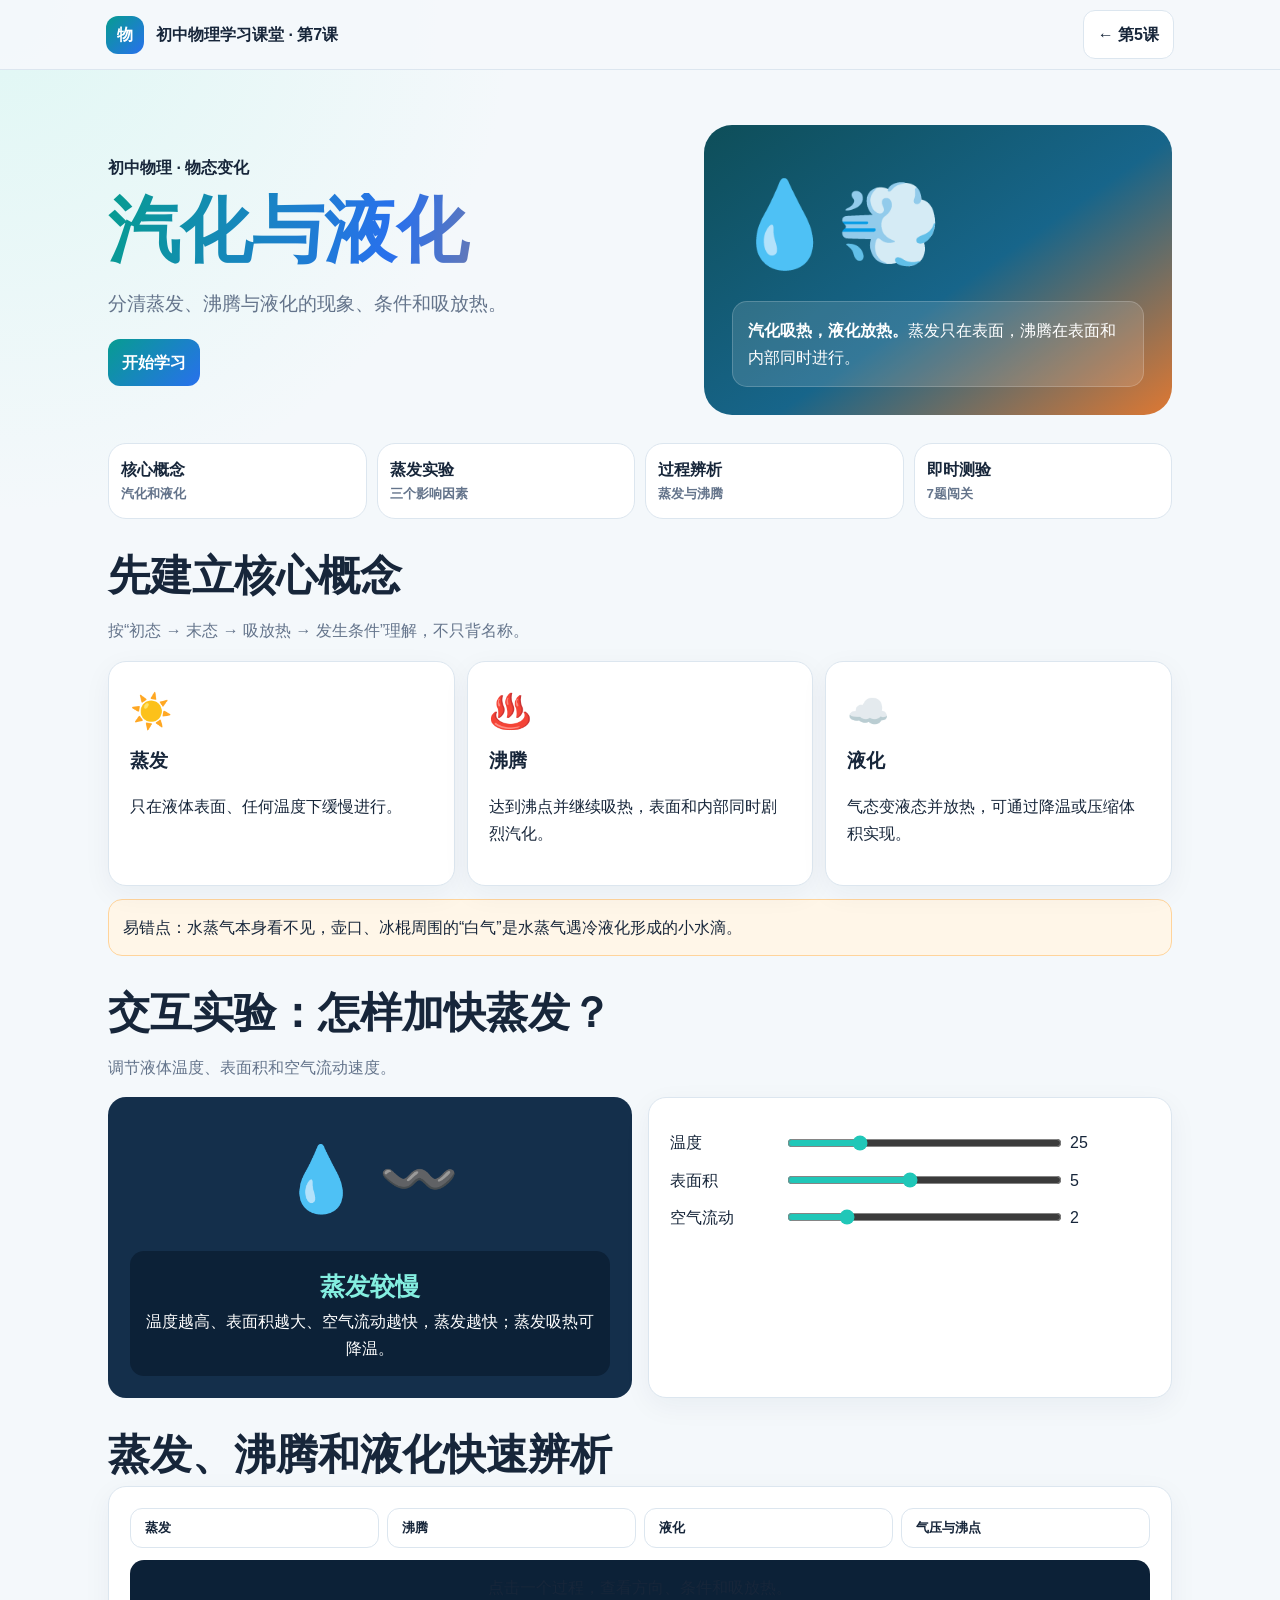
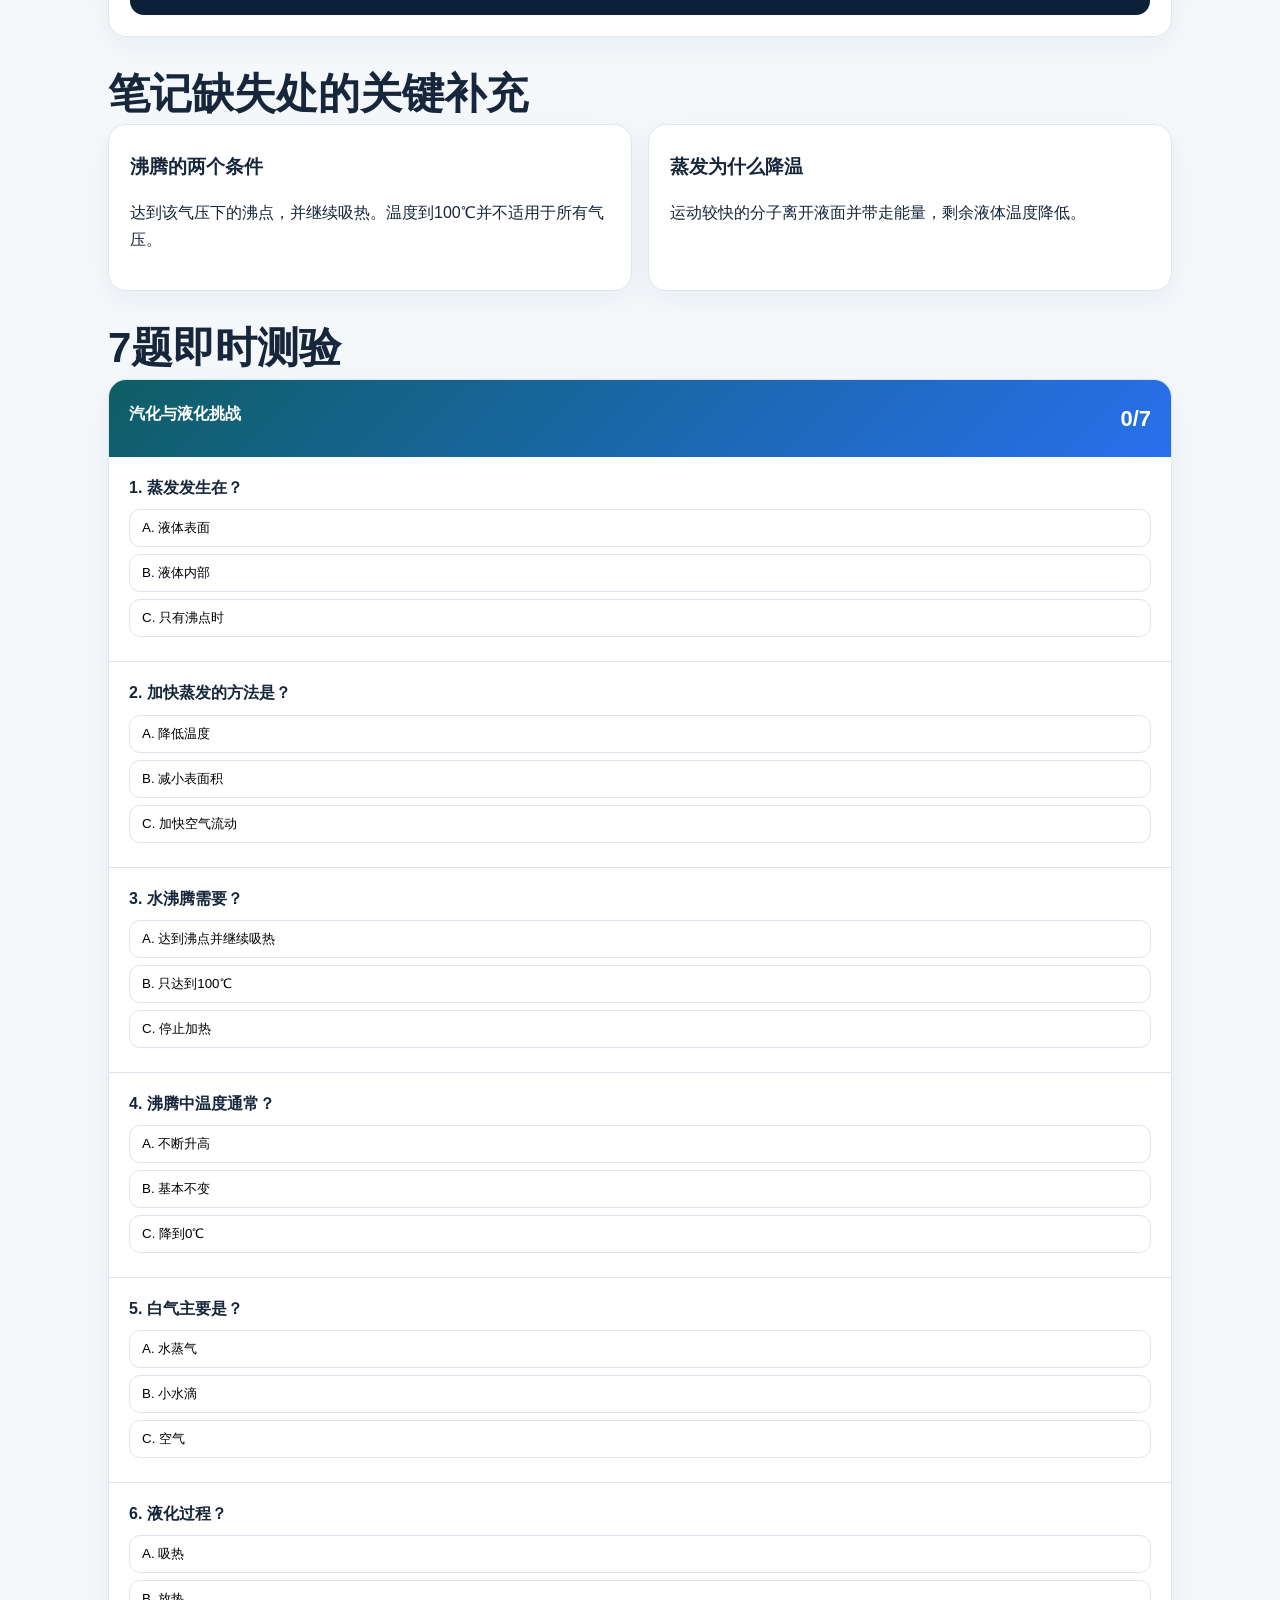
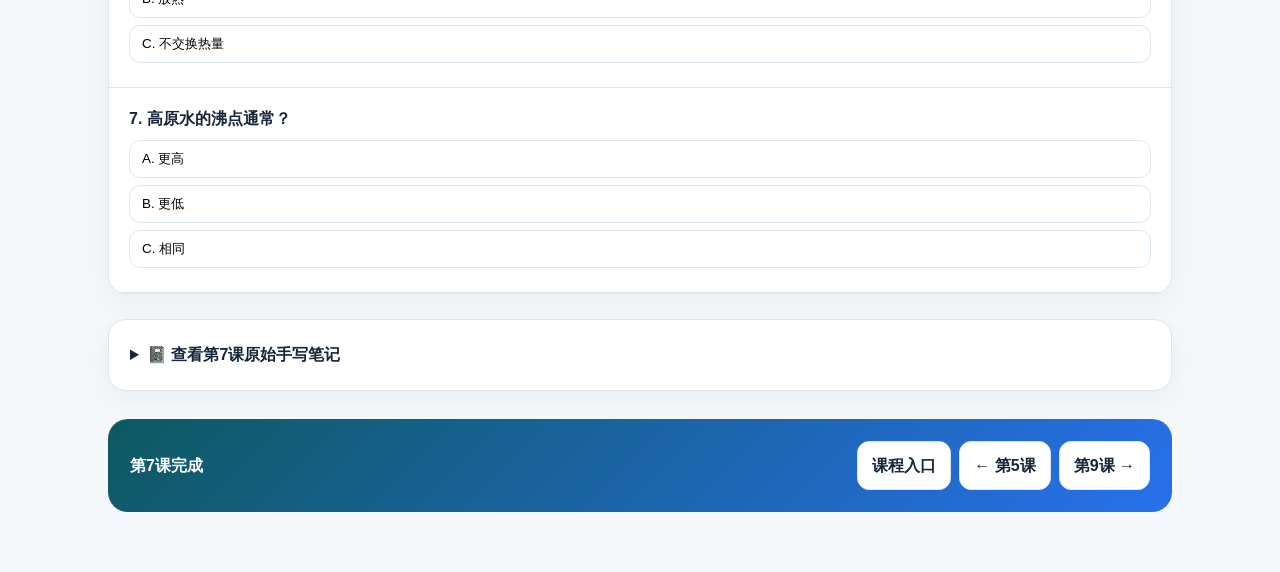
<file: vaporization/index.html>
<!doctype html><html lang="zh-CN"><head><meta http-equiv="Content-Security-Policy" content="default-src 'self' data:;script-src 'unsafe-inline';style-src 'unsafe-inline';img-src 'self' data:;connect-src 'none';object-src 'none';base-uri 'none'"><meta charset="utf-8"><meta name="viewport" content="width=device-width,initial-scale=1"><title>第7课 汽化与液化｜初中物理学习课堂</title><style>*{box-sizing:border-box}html{scroll-behavior:smooth}:root{--b:#f4f8fb;--p:#fff;--i:#17263a;--m:#64748b;--l:#dce6ef;--t:#079c91;--u:#2870ed;--o:#f38b35}body{margin:0;background:radial-gradient(circle at 0 0,#dff7f4,transparent 32rem),var(--b);color:var(--i);font-family:"Microsoft YaHei UI","Microsoft YaHei",sans-serif;line-height:1.7}.top{position:sticky;top:0;z-index:8;background:#f5f8fbef;border-bottom:1px solid var(--l)}.topin{max-width:1100px;margin:auto;padding:10px 16px;display:flex;gap:12px;align-items:center}.logo{width:38px;height:38px;display:grid;place-items:center;border-radius:12px;background:linear-gradient(135deg,var(--t),var(--u));color:#fff;text-decoration:none;font-weight:900}.grow{flex:1}.btn{display:inline-flex;border:0;border-radius:12px;padding:10px 14px;text-decoration:none;font-weight:800;cursor:pointer}.primary{background:linear-gradient(135deg,var(--t),var(--u));color:#fff}.outline{background:#fff;color:var(--i);border:1px solid var(--l)}.hero{max-width:1100px;margin:auto;padding:55px 18px 28px;display:grid;grid-template-columns:1.1fr .9fr;gap:25px;align-items:center}.hero h1{font-size:clamp(42px,7vw,72px);line-height:1.05;margin:12px 0;color:transparent;background:linear-gradient(100deg,var(--t),var(--u),var(--o));background-clip:text}.lead{font-size:19px;color:var(--m)}.heroCard{min-height:290px;border-radius:28px;padding:28px;color:#fff;background:linear-gradient(145deg,#0e4e59,#17658a 55%,#df7832);display:flex;flex-direction:column;justify-content:space-between}.icon{font-size:84px}.rule{background:#ffffff20;border:1px solid #ffffff30;padding:15px;border-radius:15px}.map,main{max-width:1100px;margin:auto;padding:0 18px}.map{display:grid;grid-template-columns:repeat(4,1fr);gap:10px}.map a,.card{background:var(--p);border:1px solid var(--l);border-radius:18px}.map a{padding:12px;text-decoration:none;color:inherit;font-weight:800}.map small{display:block;color:var(--m)}section{margin-top:32px;scroll-margin-top:70px}h2{font-size:clamp(28px,4vw,42px);line-height:1.2;margin:5px 0}.intro{color:var(--m);max-width:850px}.grid2{display:grid;grid-template-columns:1fr 1fr;gap:16px}.grid3{display:grid;grid-template-columns:repeat(3,1fr);gap:12px}.card{padding:21px;box-shadow:0 8px 28px #18304c0d}.card h3{margin:5px 0}.emoji{font-size:34px}.warn{margin-top:13px;padding:14px;border-radius:14px;background:#fff6e8;border:1px solid #ffd49b}.lab{background:#142f4b;color:#fff;border-radius:18px;padding:22px}.labvis{font-size:64px;text-align:center;min-height:120px;display:grid;place-items:center}.row{display:grid;grid-template-columns:105px 1fr 80px;gap:10px;align-items:center;margin:10px 0}.row input{width:100%;accent-color:#20c7b8}.result{padding:14px;border-radius:14px;background:#0c2137;text-align:center;margin-top:12px}.result b{font-size:25px;color:#84eee0}.choice{display:flex;gap:8px;flex-wrap:wrap}.choice button{flex:1;min-width:100px}.note{margin-top:25px}.note summary{font-weight:900;cursor:pointer}.note img{width:100%;max-height:650px;object-fit:contain;border-radius:14px;margin-top:15px}.quiz{padding:0;overflow:hidden}.quizhead{padding:20px;background:linear-gradient(135deg,#0e5e65,#2870ed);color:#fff;display:flex;justify-content:space-between}.score{font-size:22px;font-weight:900}.q{padding:17px 20px;border-bottom:1px solid var(--l)}.q b{display:block;margin-bottom:8px}.opt{display:block;width:100%;text-align:left;padding:9px 12px;margin:7px 0;border:1px solid var(--l);border-radius:11px;background:#fff}.correct{background:#e6f8f0;border-color:#31ae7f}.wrong{background:#fff0f1;border-color:#df5d67}.ex{display:none;background:#f1f4f8;padding:9px;border-radius:10px}.ex.show{display:block}.nav{margin:28px 0 60px;padding:22px;border-radius:20px;background:linear-gradient(135deg,#0d5960,#2870ed);color:#fff;display:flex;justify-content:space-between;gap:12px;align-items:center}.nav div{display:flex;gap:8px;flex-wrap:wrap}@media(max-width:780px){.hero,.grid2{grid-template-columns:1fr}.map,.grid3{grid-template-columns:1fr 1fr}}@media(max-width:520px){.map,.grid3{grid-template-columns:1fr}.hero{padding-top:35px}.course{display:none}.row{grid-template-columns:80px 1fr 65px}.nav{align-items:flex-start;flex-direction:column}}</style></head><body><header class="top"><div class="topin"><a class="logo" href="../">物</a><b class="course">初中物理学习课堂 · 第7课</b><span class="grow"></span><a class="btn outline" href="../temperature/">← 第5课</a></div></header><div class="hero"><div><b>初中物理 · 物态变化</b><h1>汽化与液化</h1><p class="lead">分清蒸发、沸腾与液化的现象、条件和吸放热。</p><a class="btn primary" href="#concept">开始学习</a></div><div class="heroCard"><div class="icon">💧💨</div><div class="rule"><b>汽化吸热，液化放热。</b>蒸发只在表面，沸腾在表面和内部同时进行。</div></div></div><nav class="map"><a href="#concept">核心概念<small>汽化和液化</small></a><a href="#lab">蒸发实验<small>三个影响因素</small></a><a href="#network">过程辨析<small>蒸发与沸腾</small></a><a href="#quiz">即时测验<small>7题闯关</small></a></nav><main><section id="concept"><h2>先建立核心概念</h2><p class="intro">按“初态 → 末态 → 吸放热 → 发生条件”理解，不只背名称。</p><div class="grid3"><div class="card"><div class="emoji">☀️</div><h3>蒸发</h3><p>只在液体表面、任何温度下缓慢进行。</p></div><div class="card"><div class="emoji">♨️</div><h3>沸腾</h3><p>达到沸点并继续吸热，表面和内部同时剧烈汽化。</p></div><div class="card"><div class="emoji">☁️</div><h3>液化</h3><p>气态变液态并放热，可通过降温或压缩体积实现。</p></div></div><div class="warn">易错点：水蒸气本身看不见，壶口、冰棍周围的“白气”是水蒸气遇冷液化形成的小水滴。</div></section><section id="lab"><h2>交互实验：怎样加快蒸发？</h2><p class="intro">调节液体温度、表面积和空气流动速度。</p><div class="grid2"><div class="lab"><div id="labIcon" class="labvis"></div><div id="labResult" class="result"></div></div><div class="card"><div class="row"><label>温度</label><input type="range" min="10" max="70" value="25"><output></output></div><div class="row"><label>表面积</label><input type="range" min="1" max="10" value="5"><output></output></div><div class="row"><label>空气流动</label><input type="range" min="0" max="10" value="2"><output></output></div></div></div></section><section id="network"><h2>蒸发、沸腾和液化快速辨析</h2><div class="card"><div class="choice"><button class="btn outline conceptBtn" data-i="0">蒸发</button><button class="btn outline conceptBtn" data-i="1">沸腾</button><button class="btn outline conceptBtn" data-i="2">液化</button><button class="btn outline conceptBtn" data-i="3">气压与沸点</button></div><div id="conceptResult" class="result">点击一个过程，查看方向、条件和吸放热。</div></div></section><section id="extend"><h2>笔记缺失处的关键补充</h2><div class="grid2"><div class="card"><h3>沸腾的两个条件</h3><p>达到该气压下的沸点，并继续吸热。温度到100℃并不适用于所有气压。</p></div><div class="card"><h3>蒸发为什么降温</h3><p>运动较快的分子离开液面并带走能量，剩余液体温度降低。</p></div></div></section><section id="quiz"><h2>7题即时测验</h2><div class="card quiz"><div class="quizhead"><b>汽化与液化挑战</b><span id="score" class="score">0/7</span></div><div id="quizBody"></div></div></section><details class="card note"><summary>📓 查看第7课原始手写笔记</summary><img src="notes.jpg" alt="第7课手写课堂笔记"><p>笔记包括汽化、蒸发影响因素、沸腾条件、液化方法。本页补充了白气辨析、气压与沸点以及蒸发降温。</p></details><div class="nav"><b>第7课完成</b><div><a class="btn outline" href="../">课程入口</a><a class="btn outline" href="../temperature/">← 第5课</a><a class="btn outline" href="../melting/">第9课 →</a></div></div></main><script id="cfg" type="application/json">{"calc": "function(v){let s=(v[0]-10)*.7+v[1]*4+v[2]*4;return{icon:s>75?\"☀️💨💨💨\":\"💧 〰️\",title:s<45?\"蒸发较慢\":s<80?\"蒸发较快\":\"蒸发很快\",text:\"温度越高、表面积越大、空气流动越快，蒸发越快；蒸发吸热可降温。\"}}", "concepts": [["蒸发", "液体表面；任何温度；缓慢；吸热。"], ["沸腾", "表面和内部；达到沸点并继续吸热；温度基本不变。"], ["液化", "气态变液态；放热；降温或压缩体积。"], ["气压与沸点", "气压高沸点高，高压锅内水温可高于100℃；高原相反。"]], "quiz": [{"q": "蒸发发生在？", "a": ["液体表面", "液体内部", "只有沸点时"], "c": 0, "e": "蒸发只在液体表面，任何温度都可进行。"}, {"q": "加快蒸发的方法是？", "a": ["降低温度", "减小表面积", "加快空气流动"], "c": 2, "e": "提高温度、增大表面积、加快空气流动都能加快蒸发。"}, {"q": "水沸腾需要？", "a": ["达到沸点并继续吸热", "只达到100℃", "停止加热"], "c": 0, "e": "两个条件缺一不可。"}, {"q": "沸腾中温度通常？", "a": ["不断升高", "基本不变", "降到0℃"], "c": 1, "e": "热量主要用于汽化。"}, {"q": "白气主要是？", "a": ["水蒸气", "小水滴", "空气"], "c": 1, "e": "水蒸气不可见。"}, {"q": "液化过程？", "a": ["吸热", "放热", "不交换热量"], "c": 1, "e": "气态变液态放热。"}, {"q": "高原水的沸点通常？", "a": ["更高", "更低", "相同"], "c": 1, "e": "气压低，沸点低。"}]}</script><script>const $=s=>document.querySelector(s),$$=s=>[...document.querySelectorAll(s)];const cfg=JSON.parse(document.querySelector('#cfg').textContent);cfg.calc=function(v){let s=(v[0]-10)*.7+v[1]*4+v[2]*4;return{icon:s>75?"☀️💨💨💨":"💧 〰️",title:s<45?"蒸发较慢":s<80?"蒸发较快":"蒸发很快",text:"温度越高、表面积越大、空气流动越快，蒸发越快；蒸发吸热可降温。"}};function lab(){let v=[...$$('#lab input')].map(x=>+x.value);$$('#lab output').forEach((o,i)=>o.textContent=v[i]);let x=cfg.calc(v);$('#labIcon').textContent=x.icon;$('#labResult').innerHTML='<b>'+x.title+'</b><br>'+x.text}$$('#lab input').forEach(x=>x.oninput=lab);lab();$$('.conceptBtn').forEach(b=>b.onclick=()=>{$$('.conceptBtn').forEach(x=>x.className='btn outline conceptBtn');b.className='btn primary conceptBtn';let x=cfg.concepts[+b.dataset.i];$('#conceptResult').innerHTML='<b>'+x[0]+'</b><br>'+x[1]});let ans=0,sc=0;cfg.quiz.forEach((q,qi)=>{let d=document.createElement('div');d.className='q';d.innerHTML='<b>'+(qi+1)+'. '+q.q+'</b>'+q.a.map((x,i)=>'<button class="opt" data-i="'+i+'">'+String.fromCharCode(65+i)+'. '+x+'</button>').join('')+'<div class="ex"></div>';$('#quizBody').appendChild(d);d.querySelectorAll('.opt').forEach(b=>b.onclick=()=>{if(d.dataset.done)return;d.dataset.done=1;ans++;let p=+b.dataset.i;d.querySelectorAll('.opt').forEach((z,i)=>{z.disabled=true;if(i===q.c)z.classList.add('correct')});if(p===q.c)sc++;else b.classList.add('wrong');let e=d.querySelector('.ex');e.textContent=(p===q.c?'✓ ':'✗ ')+q.e;e.classList.add('show');$('#score').textContent=sc+'/'+cfg.quiz.length})})</script></body></html>
</file>
<file: convex-lens/lens.css>
@charset "UTF-8";
:root{--paper:#f5f4ed;--white:#fffef9;--ink:#193b3d;--muted:#647874;--line:#d8e0d6;--teal:#126b61;--green:#cfea94;--gold:#efb454;--navy:#102e36;--coral:#ff9a7c;--cyan:#78e0d6;--shadow:0 16px 40px #15392f08}
*{box-sizing:border-box}html{scroll-behavior:smooth;scroll-padding-top:90px}body{margin:0;background:var(--paper);font-family:"Segoe UI","Microsoft YaHei","PingFang SC",sans-serif;color:var(--ink);font-size:16px;line-height:1.8}button,input,select{font:inherit}button,a,input,select{-webkit-tap-highlight-color:transparent}button{cursor:pointer}button:disabled{cursor:default;opacity:.45}button,a,input,select,summary{touch-action:manipulation}button:focus-visible,a:focus-visible,input:focus-visible,select:focus-visible,summary:focus-visible{outline:3px solid #cb8821;outline-offset:4px}h1,h2,h3,p{margin-top:0}h1,h2,h3{line-height:1.35}p{margin-bottom:16px}h2{font-size:29px;margin-bottom:12px;letter-spacing:-.5px}h2 strong{color:var(--teal)}h3{font-size:20px;margin-bottom:14px}h1 em,h3 em{font-style:normal;color:var(--teal)}a{color:var(--teal);text-underline-offset:4px}svg{display:block;width:100%;height:auto;overflow:hidden}svg text{font-family:inherit}button,.button{border:1px solid var(--line);border-radius:11px;background:var(--white);color:var(--ink);padding:10px 17px;min-height:44px;text-decoration:none;font-weight:600;line-height:1.5;transition:background .15s}.button{display:inline-flex;align-items:center;justify-content:center}button:hover,.button:hover{background:#e8efde}button.primary,.button.primary{background:var(--teal);color:white;border-color:var(--teal)}button.primary:hover,.button.primary:hover{background:#0a574f}.soft{background:#e8edde}.text-button{background:transparent;border-color:transparent;font-size:13px;font-weight:500;text-decoration:underline;text-underline-offset:4px}.skip{position:fixed;top:-100px;left:10px;background:white;z-index:99;padding:12px}.skip:focus{top:10px}.topbar{border-bottom:1px solid var(--line);background:#f5f4edf5;backdrop-filter:blur(10px);position:sticky;top:0;z-index:20}.top-inner{max-width:1240px;margin:auto;padding:13px 30px;display:flex;align-items:center;justify-content:space-between;gap:20px}.brand{display:flex;gap:11px;align-items:center;text-decoration:none;font-size:15px;font-weight:750;color:var(--ink)}.brand-mark{display:grid;place-items:center;font:28px Georgia,serif;width:37px;height:37px;border-radius:50%;color:var(--green);background:var(--teal)}.brand small{display:block;font-size:9px;letter-spacing:3px;line-height:1.4}.top-inner nav{display:flex;gap:25px;font-size:13px}.top-inner nav a{text-decoration:none}.wrap{max-width:1200px;padding:0 28px;margin:auto}.intro{display:grid;grid-template-columns:1.4fr 1fr;gap:58px;align-items:center;margin:42px 0 36px}.eyebrow{font-size:11px;letter-spacing:2px;color:var(--teal);font-weight:750;margin-bottom:12px}h1{font-size:clamp(34px,4vw,46px);letter-spacing:-1.5px;margin-bottom:20px}.lead{color:var(--muted);font-size:16px}.intro-actions{display:flex;align-items:center;gap:10px;flex-wrap:wrap;margin-top:25px}.time-note{font-size:11px;color:var(--muted)}.question-preview{border:1px solid #d7cfac;border-radius:20px;padding:27px 28px;background:#f3ecd7;position:relative;box-shadow:5px 6px 0 #e7e8dc;transform:rotate(1deg)}.note-label{display:inline-block;background:#dce7ca;color:#345c39;border-radius:5px;padding:3px 9px;font-size:11px;margin-bottom:15px}.question-preview p{font-size:13px;margin-bottom:6px}.big-condition{font:56px Georgia,serif;letter-spacing:3px;margin:8px 0 20px;color:#825725}.big-condition i{font-style:italic}.answer-bubbles{display:flex;flex-wrap:wrap;gap:8px;font-size:12px}.answer-bubbles span{background:#fffcf2;border:1px solid #e2d9bf;padding:4px 9px;border-radius:6px}.question-preview .preview-foot{font-size:11px;color:#756e50;margin-top:15px;margin-bottom:0}.steps-nav{display:grid;grid-template-columns:repeat(4,1fr);background:#e8ecdf;border:1px solid #d3ddcf;border-radius:15px;padding:5px;gap:4px;margin-bottom:34px}.steps-nav button{display:grid;grid-template-columns:34px 1fr;border:0;background:transparent;text-align:left;gap:0 9px;align-items:center;padding:13px 14px;min-width:0}.steps-nav button>span{grid-row:span 2;border:1px solid #b7cabc;border-radius:50%;width:29px;height:29px;display:grid;place-items:center;font:13px Georgia,serif}.steps-nav b{font-size:14px;white-space:nowrap}.steps-nav small{font-size:11px;color:var(--muted);font-weight:400}.steps-nav [aria-selected=true]{background:var(--white);box-shadow:0 4px 10px #1a45330c}.steps-nav [aria-selected=true]>span{background:var(--teal);border-color:var(--teal);color:white}.panel{padding-bottom:28px;animation:appear .25s ease-out}[hidden]{display:none!important}@keyframes appear{from{opacity:.5;transform:translateY(5px)}to{opacity:1;transform:translateY(0)}}.section-head{display:flex;justify-content:space-between;gap:20px;align-items:center;margin-bottom:22px}.section-head p:last-child{margin-bottom:0;color:var(--muted)}.section-head .eyebrow{color:var(--teal);margin-bottom:10px}.chapter-label{font-size:11px;color:var(--muted);white-space:nowrap;border-bottom:1px solid var(--line);padding:8px}.diagram-card{background:var(--white);border:1px solid var(--line);border-radius:22px;overflow:hidden;padding:12px 24px}.diagram-caption{text-align:center;color:var(--muted);font-size:12px;margin-bottom:14px}.terms{display:grid;grid-template-columns:repeat(3,1fr);gap:14px;margin:16px 0}.terms button{display:flex;gap:18px;align-items:center;text-align:left;padding:17px 22px;font-weight:400}.terms button>strong{font:italic 39px Georgia,serif}.terms b{display:block;font-size:16px}.terms span{font-size:12px}.terms [aria-pressed=true]{border-color:var(--teal);background:#e4edde;color:var(--teal)}.notice{padding:18px 22px;border-left:3px solid var(--teal);background:#e9f0e3;border-radius:0 12px 12px 0;font-size:14px;margin:18px 0 24px;min-height:58px}.notice.gold{background:#f5ebd4;border-color:#d09d42}.two-col{display:grid;grid-template-columns:1fr 1fr;gap:20px;margin:24px 0}.paper-card{background:var(--white);border:1px solid var(--line);border-radius:18px;padding:25px;box-shadow:var(--shadow)}.paper-card p:last-child{margin-bottom:0}.tag{display:inline-block;font-size:11px;color:var(--teal);background:#e9efdf;border-radius:5px;padding:3px 8px;margin-bottom:15px}.small{font-size:12px;color:var(--muted)}.number-line{display:flex;align-items:center;justify-content:space-between;margin:25px 0;gap:6px;text-align:center;font-size:12px}.number-line i{height:5px;flex:1;background:#c8d6ce;border-radius:5px;min-width:12px}.number-line .lit{background:var(--gold)}.mini-check{padding:23px 27px;border:1px solid #d3d9c5;border-radius:16px;background:#edf0e4}.mini-check h3{margin-bottom:16px;font-size:18px}.choices{display:flex;gap:10px;flex-wrap:wrap}.feedback{margin:14px 0 0;padding:13px 16px;border-radius:10px;background:#e3f1e4;color:#17543b;font-size:14px}.feedback.bad{background:#fff0d9;color:#84561c}.feedback:empty{display:none}.bottom-nav{display:flex;align-items:center;justify-content:space-between;gap:20px;margin-top:30px}.bottom-nav p{font-size:13px;color:var(--muted);margin:0}.preset-row{display:grid;grid-template-columns:repeat(5,1fr);gap:8px;margin-bottom:14px}.preset-row button{padding:12px 8px}.preset-row small{display:block;font-size:11px;font-weight:400;color:var(--muted)}.preset-row [aria-pressed=true]{background:var(--teal);border-color:var(--teal);color:white}.preset-row [aria-pressed=true] small{color:#d6e8de}.optical-bench{background:var(--navy);color:#e8f2ee;border-radius:23px;overflow:hidden;border:1px solid #2b5058}.bench-top{display:flex;align-items:center;justify-content:space-between;padding:17px 22px;gap:15px;border-bottom:1px solid #ffffff15;font-size:15px}.bench-top small{color:#a4c6c7;font-size:11px;margin-left:12px}.case-label{font-size:11px;color:var(--green)}.bench-grid{display:grid;grid-template-columns:minmax(0,1fr) 250px}.plot{padding:8px 14px 12px;min-width:0;background-image:radial-gradient(#ffffff13 .8px,transparent .8px);background-size:20px 20px;align-self:center}.bench-controls{background:#ffffff04;border-left:1px solid #ffffff16;padding:20px 18px;display:flex;flex-direction:column;gap:15px}.bench-controls label{display:block;font-size:12px;color:#d6e6e4}.bench-controls label>span{display:flex;justify-content:space-between;gap:10px}.bench-controls output{color:#ffd589;font-weight:700}.bench-controls input{width:100%;height:30px;accent-color:var(--cyan);cursor:pointer;margin:3px 0 0}.bench-controls button{font-size:12px;padding:9px;min-height:40px;background:#224650;color:#e0eee9;border-color:#48646b}.bench-controls button:hover{background:#31535e}.bench-controls button.bright{background:var(--green);color:#243d2f;border-color:var(--green)}.bench-controls button[aria-pressed=false]{color:#c2d1d3;background:transparent}.control-pair{display:grid;grid-template-columns:1fr 1fr;gap:6px}.screen-preview{background:#0a222a;border:1px solid #34545b;border-radius:13px;padding:10px;text-align:center}.screen-preview>span{font-size:10px;letter-spacing:1px;color:#a9c5c4}.screen-preview svg{max-height:105px}.screen-preview>strong{font-size:12px;font-weight:500;color:#f2d48d}.control-note,.plot-note{font-size:11px;line-height:1.7;color:#b8d0d0;margin:0}.plot-note{text-align:center;margin-top:8px;min-height:19px}.legend{display:flex;gap:16px;justify-content:center;flex-wrap:wrap;font-size:10px;color:#bad3d1;margin-top:4px}.legend span::before{content:"";width:18px;height:2px;display:inline-block;vertical-align:middle;margin-right:5px;background:var(--coral)}.legend .ray-b::before{background:var(--cyan)}.legend .ray-c::before{background:linear-gradient(90deg,#aaa 50%,transparent 50%);background-size:6px}.bench-explain{padding:17px 23px;background:#1d4145;color:#e1f0e2;border-top:1px solid #ffffff14;font-size:14px;min-height:85px}.bench-explain strong{color:#f8ce84}.metrics{display:grid;grid-template-columns:repeat(4,1fr);gap:11px;margin-top:13px}.metrics>div{background:var(--white);border:1px solid var(--line);border-radius:13px;padding:17px}.metrics span{display:block;font-size:11px;color:var(--muted);margin-bottom:6px}.metrics strong{font-size:17px;font-weight:700;color:var(--teal)}.plain-steps{padding-left:22px;margin:0 0 14px}.plain-steps li{padding:4px}.experiment-mission{background:#e6ecdb;border:1px solid #d1ddc7;border-radius:18px;padding:25px}.mission-pair{display:flex;gap:10px;margin:0 0 15px}.experiment-mission p:last-child{margin:0}.table-scroll{overflow-x:auto}table{width:100%;border-collapse:collapse;font-size:13px}caption{text-align:left;color:var(--muted);font-size:12px;padding:12px 0}th,td{text-align:left;border-bottom:1px solid var(--line);padding:12px 10px}th{background:#e9efdf;white-space:nowrap}tr.current td{background:#e4efdd;color:#126653;font-weight:650}.table-details .small{margin:15px 0 0}details{border:1px solid var(--line);background:#fffef9;border-radius:12px;padding:17px 20px;margin:20px 0;font-size:14px}summary{font-weight:650;cursor:pointer}details p:first-of-type{margin-top:14px}details p:last-child{margin-bottom:0}.guide-grid{display:grid;grid-template-columns:minmax(0,1fr) 265px;gap:22px}.guide-main{background:var(--white);border:1px solid var(--line);border-radius:22px;overflow:hidden}.given-banner{padding:20px 24px;background:#ece4c9;display:flex;align-items:center;gap:12px;flex-wrap:wrap}.given-banner>span{font-size:11px;padding:2px 8px;background:#906a31;color:white;border-radius:5px}.given-banner>b{font-size:19px}.given-banner small{font-size:11px;color:#77643d}.guide-diagram{background:#102e36;padding:6px 12px 10px}.guide-diagram>p{color:#b5c9c7;font-size:10px;margin:0 8px;text-align:center}.guide-story{padding:23px 26px;min-height:188px}.guide-story .tag{margin-bottom:10px}.guide-story h3{margin-bottom:10px}.guide-story p{font-size:14px;margin-bottom:0}.guide-story b{color:var(--teal)}.guide-controls{padding:14px 23px;display:flex;justify-content:space-between;align-items:center;border-top:1px solid var(--line);gap:10px}.guide-controls>span{font-size:11px;color:var(--muted)}.guide-controls button{font-size:12px}.answer-stack{background:#e8ecdf;border-radius:18px;padding:22px 18px;display:flex;flex-direction:column;gap:13px}.answer-stack .eyebrow{margin-bottom:0}.answer-stack>div{padding:17px 16px;border:1px dashed #bbc8b8;border-radius:12px;color:#758476;background:#f4f5ec}.answer-stack>div span{display:block;font-size:11px;margin-bottom:6px}.answer-stack>div strong{font-size:17px;font-weight:650}.answer-stack>div.revealed{border-style:solid;border-color:#6d9e7a;background:#fbfff4;color:var(--teal)}.transfer{margin-top:25px}.compact{margin-bottom:10px}.compact h3{margin-bottom:0}.transfer>label{display:block;font-size:12px;color:var(--muted);margin:12px 0 5px}select{min-height:46px;padding:10px 35px 10px 12px;background:white;border:1px solid #bdcec1;border-radius:10px;color:var(--ink);max-width:100%;width:100%}.candidate-rows{display:grid;grid-template-columns:repeat(5,1fr);gap:8px;margin-top:16px}.candidate{padding:14px 10px;border:1px solid #e0e4dc;background:#f3f4ee;border-radius:9px;opacity:.48;font-size:12px}.candidate b{display:block;margin-bottom:7px}.candidate.match{opacity:1;border-color:var(--teal);background:#e3efdb;color:#1a6045}.candidate small{display:block;font-size:10px}.candidate .marker{display:block;font-weight:700;margin-top:6px}.mastery{border-radius:99px;background:var(--green);padding:9px 16px;white-space:nowrap;font-size:12px}.quiz-tabs{display:grid;grid-template-columns:repeat(6,1fr);gap:9px;margin:12px 0 16px}.quiz-tabs button{padding:11px 7px;font-size:12px}.quiz-tabs button[aria-current=true]{border-color:var(--teal);color:var(--teal);background:#e1ecda}.quiz-tabs .passed::after{content:" ✓";color:var(--teal)}.quiz-paper{background:var(--white);border:1px solid var(--line);border-radius:22px;padding:28px}.quiz-kicker{display:flex;justify-content:space-between;gap:20px;font-size:11px;color:var(--teal);margin-bottom:18px}.quiz-paper>h3{font-size:25px;margin-bottom:12px}.muted{color:var(--muted);font-size:14px}.answer-fields{display:grid;grid-template-columns:1fr 1fr;gap:17px;margin:22px 0}.field{padding:17px;border:1px solid var(--line);border-radius:13px;background:#f5f6ed}.field label{display:block;font-size:13px;font-weight:650;margin-bottom:9px}.field select{font-size:14px}.field.good{border-color:#6caa82;background:#edf6e8}.field.bad{border-color:#c69a52;background:#fdf0db}.field .field-hint{font-size:12px;margin:9px 0 0;color:#7d511c}.field.good .field-hint{color:var(--teal)}.quiz-actions{display:flex;flex-wrap:wrap;gap:10px;align-items:center}.quiz-reason{padding:18px 21px;border-left:3px solid var(--teal);background:#ecf2e5;margin-top:15px;font-size:14px}.quiz-reason p:last-child{margin-bottom:0}.quiz-footer{display:flex;justify-content:space-between;align-items:center;border-top:1px solid var(--line);padding-top:18px;margin-top:23px;font-size:12px}.quiz-footer button{font-size:12px}.finish-tools{display:flex;align-items:center;justify-content:space-between;gap:15px;margin:12px 0}.finish-tools p{font-size:11px;color:var(--muted);margin:0}.completion{display:flex;gap:20px;align-items:center;border:1px solid #8bad7c;padding:24px;background:#e1efce;border-radius:16px;margin-top:22px}.completion>span{font-size:36px;color:var(--teal)}.completion h3{margin-bottom:8px}.completion p{font-size:14px;margin:0}.takeaway{border-top:1px solid var(--line);padding:28px 4px 0;margin-top:30px}.takeaway h3{font-size:25px;line-height:1.7}.drag-handle{cursor:grab;touch-action:none}.drag-handle:active{cursor:grabbing}.mobile-only{display:none}footer{border-top:1px solid var(--line);margin-top:20px;padding-bottom:25px}footer details{background:transparent;font-size:12px}.footer-line{display:flex;justify-content:space-between;gap:15px;color:var(--muted);font-size:11px}
@media(max-width:950px){.intro{gap:25px;grid-template-columns:1.3fr 1fr}h1{font-size:37px}.bench-grid{grid-template-columns:1fr}.bench-controls{display:grid;grid-template-columns:1fr 1fr;border-left:0;border-top:1px solid #ffffff14;gap:16px}.screen-preview{grid-column:2;grid-row:2/span 3}.control-note{grid-column:1/-1}.plot{padding-top:20px}.steps-nav button{padding:11px 8px;grid-template-columns:25px 1fr;gap:6px}.steps-nav button>span{width:23px;height:23px}.steps-nav b{font-size:12px}.steps-nav small{font-size:10px}.guide-grid{grid-template-columns:minmax(0,1fr) 215px}.given-banner>b{font-size:16px}.answer-stack{padding:17px 12px}.answer-stack>div{padding:15px 11px}.candidate-rows{grid-template-columns:repeat(3,1fr)}}
@media(max-width:600px){body{font-size:15px}.top-inner{padding:10px 16px;gap:10px}.brand{font-size:13px;gap:7px}.brand-mark{width:30px;height:30px}.brand small{font-size:7px;letter-spacing:2px}.top-inner nav{gap:11px;font-size:10px}.top-inner nav a:first-child{display:none}.wrap{padding:0 15px}.intro{grid-template-columns:1fr;gap:22px;margin-top:27px;margin-bottom:27px}h1{font-size:32px;letter-spacing:-1px;line-height:1.4;margin-bottom:13px}.lead{font-size:13px}.intro-actions{margin-top:17px}.intro-actions button{font-size:13px;padding:10px 13px}.intro-actions .time-note{font-size:10px}.question-preview{padding:20px 23px;transform:none}.note-label{margin-bottom:8px}.big-condition{font-size:43px;margin:8px 0 13px}.question-preview .preview-foot{margin-top:12px}.steps-nav{gap:2px;padding:4px;margin-bottom:25px;border-radius:12px}.steps-nav button{display:flex;flex-direction:column;gap:7px;align-items:center;text-align:center;padding:12px 2px}.steps-nav b{font-size:11px;white-space:normal}.steps-nav small{display:none}.steps-nav button>span{font-size:12px}.section-head{align-items:flex-start;gap:10px}.section-head p{font-size:13px}h2{font-size:23px;line-height:1.5}.chapter-label{display:none}.mobile-only{display:initial}.diagram-card{padding:12px 3px}.diagram-caption{font-size:10px;padding:0 10px}.terms{gap:6px}.terms button{flex-direction:column;gap:7px;text-align:center;padding:12px 5px}.terms button>strong{font-size:27px}.terms b{font-size:13px}.terms span{font-size:10px}.notice{padding:15px 16px;font-size:13px}.two-col{grid-template-columns:1fr;gap:14px;margin:20px 0}.paper-card{padding:22px}h3{font-size:18px}.mini-check{padding:21px}.choices{gap:6px}.choices button{font-size:12px;padding:10px}.bottom-nav{gap:12px;align-items:flex-start}.bottom-nav>button,.bottom-nav>.button{font-size:12px;padding:12px}.bottom-nav p{font-size:11px;flex:1}.preset-row{gap:5px}.preset-row button{font-size:11px;padding:10px 3px;min-height:65px}.preset-row small{font-size:9px}.bench-top{padding:13px 14px;font-size:12px;align-items:flex-start;gap:10px}.bench-top small{display:block;margin-left:0;font-size:9px}.case-label{font-size:10px;max-width:130px;text-align:right}.optical-bench{border-radius:17px}.plot{padding:12px 4px}.legend{gap:7px;font-size:9px;justify-content:flex-start;padding:0 9px}.plot-note{font-size:9px;padding:0 10px;margin-top:10px}.bench-controls{padding:15px 14px;gap:13px}.bench-controls label{font-size:11px}.bench-controls button{font-size:11px;padding:7px;min-height:44px}.control-pair{grid-template-columns:1fr}.control-note{font-size:10px}.screen-preview{align-self:start;grid-row:2/span 3}.screen-preview>strong{font-size:10px}.screen-preview>span{font-size:9px}.bench-explain{padding:16px;font-size:12px;min-height:80px}.metrics{grid-template-columns:1fr 1fr;gap:8px}.metrics>div{padding:13px}.metrics strong{font-size:14px}.metrics span{font-size:10px}.experiment-mission{padding:21px}.mission-pair{gap:7px}.mission-pair button{padding:10px 8px;font-size:11px}table{font-size:11px;min-width:590px}caption{font-size:11px}th,td{padding:10px 8px}details{padding:16px;font-size:13px}.guide-grid{grid-template-columns:1fr;gap:15px}.given-banner{padding:17px;gap:8px}.given-banner>b{font-size:16px}.given-banner small{flex-basis:100%;font-size:10px}.guide-diagram{padding:8px 3px}.guide-diagram>p{font-size:9px}.guide-story{padding:20px;min-height:200px}.guide-story h3{font-size:19px}.guide-story p{font-size:13px}.guide-controls{padding:13px;gap:8px}.guide-controls button{font-size:11px;padding:10px}.answer-stack{display:grid;grid-template-columns:1fr 1fr;gap:9px;padding:15px}.answer-stack>.eyebrow{grid-column:1/-1}.answer-stack>div{padding:13px 11px}.answer-stack>div span{font-size:10px}.answer-stack>div strong{font-size:14px}.candidate-rows{grid-template-columns:1fr 1fr;gap:7px}.candidate{font-size:11px}.candidate small{font-size:10px}.candidate:last-child{grid-column:1/-1}.transfer{padding:20px}.transfer select{font-size:12px}.mastery{font-size:10px;padding:7px 10px}.quiz-tabs{gap:5px;grid-template-columns:repeat(3,1fr)}.quiz-tabs button{font-size:11px;min-height:42px}.quiz-paper{padding:20px}.quiz-paper>h3{font-size:21px}.quiz-kicker{font-size:10px}.answer-fields{grid-template-columns:1fr;gap:12px;margin:20px 0}.field{padding:14px}.field select{font-size:13px}.quiz-actions{gap:7px}.quiz-actions button{font-size:12px;padding:10px 12px}.quiz-footer button{font-size:11px}.finish-tools{align-items:flex-start}.finish-tools p{font-size:10px}.finish-tools button{font-size:11px;padding-left:0;white-space:nowrap}.takeaway h3{font-size:21px}.footer-line{flex-direction:column;gap:7px}.eyebrow{font-size:10px;letter-spacing:1px}.completion{padding:19px;gap:13px}.completion h3{font-size:18px}.completion p{font-size:12px}}
@media(prefers-reduced-motion:reduce){html{scroll-behavior:auto}*,*::before,*::after{animation:none!important;transition:none!important}}
@media print{body{background:white}.topbar,.intro-actions,.steps-nav,.bench-controls,.bottom-nav,.quiz-actions,footer{display:none!important}.panel[hidden]{display:block!important}.panel{break-before:page}.panel:first-of-type{break-before:auto}.optical-bench,.guide-diagram{print-color-adjust:exact;-webkit-print-color-adjust:exact}.guide-grid{grid-template-columns:1fr}.answer-stack{display:none}.intro{grid-template-columns:1fr}.question-preview{display:none}.quiz-paper{break-inside:avoid}}

.preset-row button[aria-pressed="true"],.preset-row button[aria-pressed="true"]:hover{background:var(--teal);border-color:var(--teal);color:white}.plot-scroll{max-width:100%;overflow-x:auto;scrollbar-color:#78e0d6 #193d45}.plot.zoomed .plot-scroll svg{min-width:1000px}.zoom-tools{display:flex;align-items:center;justify-content:center;gap:12px;margin-top:12px}.zoom-tools button{font-size:10px;padding:6px 12px;min-height:36px;color:#d2e8e1;background:#224650;border-color:#466567}.zoom-tools span{font-size:10px;color:#afc6c6}.zoom-tools button[aria-pressed="true"]{background:var(--green);color:#243d2f}.plot.zoomed .plot-scroll{padding-bottom:10px}
@media(max-width:600px){#lens-svg text{font-size:29px}#terms-svg text{font-size:27px}#guide-svg text{font-size:27px}.plot.zoomed .plot-scroll svg{min-width:800px}.plot.zoomed #lens-svg text{font-size:23px}.zoom-tools{padding:0 8px;align-items:center;gap:8px}.zoom-tools button{font-size:10px;white-space:nowrap;min-height:44px}.zoom-tools span{font-size:9px;max-width:160px}}
</file>
<file: convex-lens/journey.css>
.course-cover{display:grid;grid-template-columns:1.4fr 1fr;gap:60px;align-items:center;margin:32px 0}.course-cover h1{font-size:37px;line-height:1.45;margin-bottom:14px}.course-cover>div>p:last-child{font-size:14px;color:var(--muted);margin:0;max-width:540px}.course-cover aside{background:#e9eddf;border:1px solid #d3ddc9;border-radius:17px;padding:23px 26px;font-size:13px}.course-cover aside>span{font-size:11px;letter-spacing:1px;color:var(--teal);font-weight:700}.course-cover ol{margin:12px 0 0;padding-left:21px;line-height:2.2}.journey-progress{display:flex;justify-content:space-between;gap:16px;font-size:12px;margin-top:30px}.journey-progress>span:first-child{font-weight:700;color:var(--teal)}.journey-progress>span:last-child{color:var(--muted)}.progress-track{height:5px;background:#dfe6d7;border-radius:5px;margin:12px 0 22px;overflow:hidden}#journey-fill{height:100%;background:var(--teal);width:5.56%}.lesson-card{background:var(--white);border:1px solid var(--line);border-radius:23px;overflow:hidden;box-shadow:var(--shadow)}.lesson-heading{padding:27px 30px 0}.lesson-heading h2{font-size:28px;line-height:1.5;margin:0 0 12px}.lesson-heading>p{font-size:15px;line-height:1.85;max-width:860px;margin:0 0 10px}.lesson-heading .tag{margin-bottom:12px}.one-scene{padding:5px 22px;background:linear-gradient(#fffef9,#f4f6ee)}.one-scene svg{max-height:350px}.scene-caption{margin:0;padding:4px 15px 15px;text-align:center;font-size:11px;color:var(--muted)}.only-now{margin:17px 30px;padding:15px 20px;background:#edf2e4;border-left:3px solid var(--teal);border-radius:0 9px 9px 0;font-size:14px;line-height:1.8}.only-now strong{color:var(--teal)}.step-controls{display:flex;align-items:center;justify-content:center;gap:13px;margin:16px 30px;flex-wrap:wrap}.step-controls label{font-size:13px;color:var(--teal);width:100%;max-width:430px}.step-controls label span{display:flex;justify-content:space-between}.step-controls input{width:100%;height:30px;accent-color:var(--teal)}.step-controls button{font-size:12px}.step-check{background:#f0f0e5;margin:20px 30px 27px;padding:20px;border-radius:14px;border:1px solid #e1e3d2}.step-check h3{font-size:16px;line-height:1.7;margin-bottom:14px}.step-check .question-label{color:var(--teal);font-size:10px;letter-spacing:1px;margin-bottom:6px;display:block}.step-options{display:grid;grid-template-columns:repeat(3,1fr);gap:9px}.step-options button{font-size:13px;text-align:left;font-weight:500;min-height:48px}.step-options button.chosen-right{background:#ddecce;border-color:#6c9d76;color:#1b543d}.step-options button.chosen-wrong{background:#fceacc;border-color:#c69a52;color:#815320}.step-response{font-size:13px;margin:14px 0 0;min-height:23px;color:var(--muted)}.step-response.good{color:var(--teal)}.step-response.bad{color:#865b22}.journey-navigation{display:flex;justify-content:space-between;align-items:center;gap:15px;margin:23px 0}.journey-navigation p{font-size:12px;color:var(--muted);margin:0;text-align:center;flex:1}.journey-navigation button{white-space:nowrap}.visited-nav{background:transparent;font-size:12px}.visited-nav>div{display:flex;gap:7px;flex-wrap:wrap;margin-top:15px}.visited-nav button{font-size:11px;font-weight:500;padding:8px 11px;min-height:35px}.embedded-lesson{padding:20px 25px 25px}.embedded-lesson .guide-grid{grid-template-columns:minmax(0,1fr) 235px;gap:16px}.embedded-lesson .guide-verify,#guide-verify{display:none}.embedded-lesson .quiz-paper{box-shadow:none}.embedded-lesson .finish-tools{display:none}.built-table{padding:8px 28px 5px}.built-table caption{font-size:12px}.built-table td:first-child{font-weight:650}.built-table button{font-size:11px;padding:6px;min-height:35px;border:0;background:transparent;color:var(--teal)}.table-memory{font-size:12px;color:var(--muted);padding:6px 30px 0}.completed-lesson{padding:22px 30px;border-radius:13px;background:#e6efdc;margin:20px 30px;font-size:14px}.focus-word{font-family:Georgia,"Microsoft YaHei",serif;font-style:italic;color:#9b6b24}.mini-stage{background:#f8f8ee;border:1px dashed #bdccb6;padding:15px 18px;margin:20px 30px;border-radius:11px;font-size:14px}.preset-row button{transition:none}.lesson-step-title{color:var(--teal)}.lesson-heading .small{font-size:12px;color:var(--muted)}.reference-intro{padding:20px 25px 0;font-size:14px;color:var(--muted)}#journey .optical-bench{border-radius:17px}#journey .quiz-tabs{margin-top:0}.step-options button{transition:none}
@media(max-width:800px){.course-cover{gap:24px}.course-cover h1{font-size:31px}.embedded-lesson .guide-grid{grid-template-columns:1fr}.embedded-lesson .answer-stack{display:grid;grid-template-columns:1fr 1fr}.embedded-lesson .answer-stack>.eyebrow{grid-column:1/-1}}
@media(max-width:600px){.course-cover{display:block;margin:25px 0 22px}.course-cover h1{font-size:29px;line-height:1.45;margin-bottom:13px}.course-cover>div>p:last-child{font-size:13px}.course-cover aside{display:none}.journey-progress{margin-top:22px;font-size:11px}.progress-track{margin:10px 0 17px}.lesson-card{border-radius:17px}.lesson-heading{padding:22px 20px 0}.lesson-heading h2{font-size:22px;line-height:1.5;margin-bottom:11px}.lesson-heading>p{font-size:14px;line-height:1.85}.lesson-heading .tag{font-size:10px}.one-scene{padding:10px 1px 0}.one-scene svg text{font-size:27px}.one-scene svg text[data-small]{font-size:23px}.scene-caption{font-size:10px;padding:0 14px 14px}.only-now{margin:14px 20px;padding:14px 15px;font-size:13px}.step-controls{margin:12px 20px;gap:8px}.step-controls label{font-size:12px}.step-controls button{font-size:11px}.step-check{margin:18px 16px 20px;padding:17px 15px}.step-check h3{font-size:15px}.step-options{grid-template-columns:1fr;gap:8px}.step-options button{font-size:13px;min-height:45px;padding:10px 12px}.step-response{font-size:12px}.journey-navigation{gap:8px;margin:18px 0}.journey-navigation button{font-size:11px;padding:11px;min-height:44px}.journey-navigation p{font-size:10px;max-width:100px}.embedded-lesson{padding:12px 10px 16px}.embedded-lesson .guide-main{border-radius:12px}.embedded-lesson .guide-story{padding:18px;min-height:190px}.embedded-lesson .guide-controls{padding:11px}.embedded-lesson .guide-controls button{font-size:10px}.embedded-lesson .answer-stack{padding:12px}.embedded-lesson .quiz-paper{padding:16px}.built-table{padding:0 15px}.table-memory{padding:0 18px;font-size:11px}.completed-lesson{padding:19px;margin:18px;font-size:13px}.mini-stage{margin:17px 20px;font-size:13px;padding:13px}.reference-intro{padding:18px 16px 0;font-size:12px}}

.sequenced-guide .guide-grid{grid-template-columns:1fr}.sequenced-guide .answer-stack{display:none}.sequenced-guide.complete-guide .answer-stack{display:grid;grid-template-columns:repeat(2,1fr)}.sequenced-guide.complete-guide .answer-stack>.eyebrow{grid-column:1/-1}

.embedded-lesson>#mastery{display:inline-block;margin:0 0 15px}
</file>
<file: convex-lens/cinema.css>
.cinema{background:#153d32;border:1px solid #2e5745;border-radius:18px;margin:20px 28px;color:#eef3df;overflow:hidden;box-shadow:0 10px 35px #153d3214}.cinema-top{padding:15px 21px;display:flex;align-items:center;justify-content:space-between;gap:15px;font-size:11px;color:#b6cec0;border-bottom:1px solid #4f716344}.cinema-top>span:first-child{color:#dbeada;letter-spacing:2px;font-weight:650;display:flex;gap:9px;align-items:center}.cinema-top i{width:6px;height:6px;display:inline-block;border-radius:50%;background:#9ae5c5}.cinema-viewport{background:radial-gradient(ellipse at 50% 50%,#214e3f,#153d32);overflow-x:auto}.cinema-scene{display:block;width:100%;height:auto;max-height:390px;font-family:system-ui,"Microsoft YaHei",sans-serif}.cinema-enlarged .cinema-scene{min-width:850px;max-height:none}.cinema-caption{display:flex;gap:16px;margin:0 22px 16px;padding:19px 0 0;border-top:1px solid #66877366;min-height:112px}.cinema-beat-number{color:#eac991;font-size:11px;white-space:nowrap;letter-spacing:1px;padding-top:5px}.cinema-caption h3{color:#ffe1aa;font-size:19px;line-height:1.6;margin:0 0 8px}.cinema-caption p{font-size:14px;line-height:1.85;color:#e1ebdd;margin:0;max-width:850px}.cinema-controls{display:flex;align-items:center;gap:9px;padding:0 22px 15px;flex-wrap:wrap}.cinema button{background:#244d3e;border:1px solid #73917e;color:#e8f0e0;font-size:12px;min-height:42px;padding:9px 14px;border-radius:9px;box-shadow:none;transition:none}.cinema button:hover{background:#345f4b;border-color:#c7dcc4}.cinema button:focus-visible,.cinema input:focus-visible{outline:3px solid #ffcb7c;outline-offset:3px}.cinema button.cinema-play{background:#e3d8ad;border-color:#e3d8ad;color:#163d30;min-width:85px;font-weight:700}.cinema-timeline{display:flex;gap:12px;align-items:center;flex:1;min-width:180px;margin:0 5px}.cinema-timeline input{accent-color:#b7e0bf;width:100%;min-width:35px;cursor:ew-resize}.cinema-timeline output{font-size:11px;white-space:nowrap;color:#c6ddca;font-variant-numeric:tabular-nums}.cinema-beats{display:grid;grid-template-columns:repeat(3,1fr);gap:7px;padding:0 22px}.cinema-beats button{text-align:left;display:flex;gap:8px;align-items:baseline;background:transparent;border-color:#527360;font-size:11px;font-weight:400}.cinema-beats span{font-size:10px;color:#aad1b7}.cinema-beats [aria-current=true]{border-color:#c6d4a6;background:#395a42;color:#fff3cf}.cinema-status{margin:11px 22px 0;color:#cae0c8;font-size:11px}.cinema-footnote{margin:11px 22px 17px;color:#9fbbaa;font-size:10px;line-height:1.7}.cinema-extra{padding:14px 22px 0;display:flex;align-items:center;gap:12px;flex-wrap:wrap}.cinema-extra span{font-size:11px;color:#bfd3bb}.sr-only{position:absolute;width:1px;height:1px;padding:0;margin:-1px;overflow:hidden;clip:rect(0,0,0,0);white-space:nowrap;border:0}.route-shortcuts{display:flex;gap:9px;flex-wrap:wrap;margin:18px 0 0}.route-shortcuts button{min-height:38px;font-size:12px;padding:8px 13px;background:#e7eddd;border-color:#bccdb6}.review-table{margin:18px 28px}.review-table summary{font-size:13px;color:var(--teal)}.chapter-note{padding:0 30px;font-size:13px;color:var(--muted);line-height:1.8}.visited-nav button[aria-current=step]{border-color:var(--teal);background:#e2ecda}.cinema + .only-now{margin-top:20px}.review-table .built-table{padding:0}.practice-route{display:flex;gap:8px;margin:12px 0 0;flex-wrap:wrap}.practice-route button{font-size:12px;min-height:38px}
@media(max-width:600px){.cinema{margin:17px 10px;border-radius:12px}.cinema-top{padding:12px;font-size:10px;gap:6px}.cinema-top>span:first-child{letter-spacing:0;gap:5px}.cinema-top>span:last-child{font-size:9px}.cinema-caption{margin:0 14px 15px;padding-top:15px;min-height:148px;gap:9px}.cinema-caption h3{font-size:17px;margin-bottom:7px}.cinema-caption p{font-size:14px;line-height:1.85}.cinema-beat-number{font-size:9px;padding-top:7px}.cinema-controls{padding:0 14px 14px;gap:7px}.cinema button{min-height:42px;font-size:11px;padding:8px 11px}.cinema-timeline{order:5;flex-basis:100%;margin:4px 0 0;min-width:0;min-height:36px}.cinema-zoom{margin-left:auto}.cinema-beats{padding:0 14px;gap:5px}.cinema-beats button{display:block;padding:9px 7px;font-size:10px;line-height:1.65}.cinema-beats span{display:block}.cinema-status{margin:12px 14px 0;font-size:10px}.cinema-footnote{margin:10px 14px 14px;font-size:9px}.cinema-extra{padding:12px 14px 0}.review-table{margin:18px 20px}.chapter-note{padding:0 20px;font-size:12px}.route-shortcuts{gap:6px}.route-shortcuts button{font-size:11px;padding:8px 10px}}
@media(prefers-reduced-motion:reduce){.cinema *{scroll-behavior:auto!important}}

#journey{scroll-margin-top:90px}.visited-nav{scroll-margin-top:90px}@media(max-width:600px){#journey,.visited-nav{scroll-margin-top:70px}}
</file>
<file: optics-assets/lab.css>
@charset "UTF-8";
:root{--ink:#172c38;--muted:#526870;--paper:#f5f5ef;--line:#d6e0d9;--teal:#006b63;--lime:#d7ef87;--gold:#ffd477;--navy:#102935;--coral:#ff916f;--aqua:#73e4dc;--radius:22px;--shadow:0 18px 48px #15313a0a}
*{box-sizing:border-box}html{scroll-behavior:smooth;scroll-padding-top:95px}body{margin:0;background:var(--paper);color:var(--ink);font-family:"Segoe UI","Microsoft YaHei","PingFang SC",sans-serif;line-height:1.8;font-size:16px}button,input,select{font:inherit}button,a,input,select{-webkit-tap-highlight-color:transparent}button{cursor:pointer}a{color:var(--teal);text-underline-offset:4px}button:focus-visible,a:focus-visible,input:focus-visible,select:focus-visible,summary:focus-visible{outline:3px solid #d88215;outline-offset:4px}button:disabled{cursor:default}h1,h2,h3,p{margin-top:0}h1,h2,h3{line-height:1.25}h1{font-size:clamp(38px,5.1vw,66px);letter-spacing:-2px;margin-bottom:24px}h2{font-size:clamp(26px,3vw,36px);letter-spacing:-1px;margin-bottom:16px}h3{font-size:20px;margin-bottom:12px}p{margin-bottom:16px}small,.small{font-size:13px}svg{display:block;width:100%;height:auto;overflow:visible}svg text{font-family:inherit}svg .svg-label{fill:#c9dce2;font-size:15px}svg .svg-tiny{fill:#afc7ce;font-size:12px}svg .normal{stroke:#a2b8c5;stroke-width:1.7;stroke-dasharray:6 6}svg .grid-line{stroke:#ffffff09;stroke-width:1}svg .hot{stroke:var(--coral)}svg .cool{stroke:var(--aqua)}img{max-width:100%;height:auto}button{border:1px solid var(--line);background:#fff;color:var(--ink);border-radius:12px;padding:10px 16px;min-height:44px;transition:background .15s,transform .15s}button:hover{background:#e9f2e9}button:active{transform:translateY(1px)}button.primary,.button.primary{background:var(--teal);color:white;border-color:var(--teal)}button[aria-pressed="true"]{background:var(--teal);border-color:var(--teal);color:white}.button{display:inline-flex;align-items:center;justify-content:center;text-decoration:none;padding:12px 22px;border-radius:12px;background:#fff;color:var(--ink);font-weight:650;min-height:46px}.button.lime{background:var(--lime);color:#183322}.skip{position:fixed;left:12px;top:-90px;z-index:100;background:white;padding:12px}.skip:focus{top:8px}.topbar{position:sticky;top:0;z-index:20;background:#f5f5eff5;backdrop-filter:blur(15px);border-bottom:1px solid var(--line)}.top-inner{max-width:1200px;margin:auto;display:flex;align-items:center;justify-content:space-between;gap:20px;padding:13px 28px}.brand{display:flex;align-items:center;gap:12px;color:var(--ink);text-decoration:none;font-weight:750}.brand-mark{width:35px;height:35px;border-radius:50%;background:var(--teal);display:grid;place-items:center;color:var(--lime);font-family:Georgia,serif;font-size:27px}.brand small{display:block;font-size:10px;letter-spacing:3px;font-weight:600;line-height:1.2}.top-links{display:flex;align-items:center;gap:22px;font-size:13px}.top-links a{text-decoration:none}.top-links [aria-current]{color:var(--ink);font-weight:750;border-bottom:2px solid var(--teal)}.wrap{max-width:1180px;margin:auto;padding:0 28px}.hero{margin:24px auto 22px;border-radius:28px;background:var(--navy);color:#f6f7ee;display:grid;grid-template-columns:1.06fr 1fr;overflow:hidden;min-height:420px}.hero-copy{padding:48px 0 42px 42px}.eyebrow{font-size:12px;letter-spacing:2px;font-weight:750;margin-bottom:20px;color:var(--teal)}.hero .eyebrow{color:var(--aqua)}.hero p{max-width:420px;color:#c1d3d9}.hero h1 em{font-style:normal;color:var(--gold)}.hero-art{display:flex;align-items:center;position:relative;padding:20px}.hero-art::before{content:"";position:absolute;inset:30px;border-radius:50%;background:radial-gradient(ellipse,#5fab9314,transparent 70%);pointer-events:none}.hero-caption{text-align:center;color:#aac4cb;font-size:12px;letter-spacing:1px}.hero-art>div{width:100%}.actions,.buttons{display:flex;flex-wrap:wrap;gap:10px;align-items:center}.hero .actions{margin-top:24px}.hero-meta{color:#b1c8cd;font-size:12px;margin-top:20px}.trail{display:grid;grid-template-columns:repeat(4,1fr);margin:0 0 52px;border:1px solid var(--line);border-radius:16px;background:#ffffff80}.trail a{padding:17px;text-decoration:none;color:var(--ink);display:flex;align-items:center;gap:12px;font-size:14px}.trail a:not(:last-child){border-right:1px solid var(--line)}.trail b{font-size:12px;color:var(--teal);font-family:monospace}.section{margin:0 0 66px;scroll-margin-top:100px}.section-head{display:flex;gap:24px;align-items:flex-start;margin-bottom:26px}.section-n{width:46px;height:46px;flex-shrink:0;border:1px solid #b2c6bd;border-radius:50%;display:grid;place-items:center;color:var(--teal);font:20px Georgia,serif}.section-head p{color:var(--muted);max-width:750px;margin-bottom:0}.section-head .eyebrow{margin:0 0 8px}.grid2{display:grid;grid-template-columns:1fr 1fr;gap:22px}.grid3{display:grid;grid-template-columns:repeat(3,1fr);gap:18px}.card{background:white;border:1px solid var(--line);border-radius:var(--radius);padding:26px;box-shadow:var(--shadow)}.card p:last-child{margin-bottom:0}.card .tag,.tag{display:inline-block;font-size:11px;font-weight:700;letter-spacing:1px;color:var(--teal);background:#ebf4ea;border-radius:6px;padding:2px 8px;margin-bottom:12px}.callout{border-left:3px solid var(--teal);background:#e8efe4;padding:17px 22px;border-radius:0 12px 12px 0;margin:20px 0}.callout.warn{border-color:#bc641e;background:#fff0d9}.callout strong{color:#065d50}.muted{color:var(--muted)}.lab{background:var(--navy);color:white;border-radius:var(--radius);overflow:hidden;border:1px solid #244551}.lab-title{display:flex;align-items:center;justify-content:space-between;gap:12px;padding:18px 24px;border-bottom:1px solid #ffffff17}.lab-title h3{font-size:16px;margin:0}.live{color:var(--aqua);font-size:11px;letter-spacing:1px;white-space:nowrap}.live::before{content:"●";padding-right:7px;font-size:8px}.lab-body{display:grid;grid-template-columns:minmax(0,1fr) 265px}.stage{min-width:0;padding:14px 16px 8px;background-image:radial-gradient(#ffffff10 .8px,transparent .8px);background-size:18px 18px}.stage svg{overflow:hidden}.lab .controls{border-left:1px solid #ffffff17;padding:22px 20px;display:flex;flex-direction:column;gap:20px;background:#ffffff03}.controls label{display:block;font-size:13px;color:#d4e4e6}.control-head{display:flex;justify-content:space-between;gap:8px;margin-bottom:6px}.controls output{color:var(--gold);font-weight:700}.controls input[type=range]{accent-color:var(--aqua);width:100%;height:26px;cursor:pointer;margin:4px 0}.controls select{background:#1d3a47;color:white;border:1px solid #49616b;border-radius:8px;padding:8px;width:100%}.controls button,.lab .buttons button{background:#233f4b;color:#e9f5f3;border-color:#46606b;padding:7px 11px;font-size:13px}.controls button:hover,.lab .buttons button:hover{background:#345460}.lab button[aria-pressed=true]{background:var(--lime);border-color:var(--lime);color:#20352b}.lab .hint{color:#b2cbd2;font-size:12px;margin:0}.lab-result{margin:0;padding:17px 24px;background:#1b3e46;border-top:1px solid #ffffff14;color:#e6f9f0;font-size:14px;min-height:68px}.lab-result strong{color:var(--gold)}.legend{display:flex;flex-wrap:wrap;gap:16px;justify-content:center;color:#bcd0d6;font-size:12px;margin:0 0 12px}.legend span::before{content:"";display:inline-block;width:18px;height:2px;background:var(--coral);vertical-align:middle;margin-right:7px}.legend span:nth-child(2)::before{background:var(--aqua)}.legend span:nth-child(3)::before{background:#a2b8c5}.metrics{display:grid;grid-template-columns:repeat(3,1fr);gap:12px;margin-top:16px}.metric{background:white;border:1px solid var(--line);border-radius:14px;padding:16px 18px}.metric strong{display:block;font-size:26px;color:var(--teal);font-weight:650}.metric span{font-size:12px;color:var(--muted)}.predict{display:flex;flex-wrap:wrap;align-items:center;gap:10px;margin:18px 0 12px;padding:17px 20px;background:#efeee2;border-radius:14px;font-size:14px}.predict p{margin:0;flex:1;min-width:180px}.predict button{font-size:13px;padding:7px 12px}.feedback{padding:12px 16px;border-radius:12px;background:#eaf3ec;color:#165d4a;margin-top:12px}.feedback:empty{display:none}.feedback.bad{background:#fff0dc;color:#8b4c15}.explain-list{margin:0;padding-left:22px}.explain-list li{margin:8px 0}.source-cards{display:grid;grid-template-columns:repeat(4,1fr);gap:10px}.source-cards button{text-align:left;min-height:103px;padding:16px}.source-cards span{display:block;font-size:24px;line-height:1.5}.source-cards b{font-size:13px}.source-cards small{display:block;color:var(--muted)}.source-cards button[aria-pressed=true] small{color:#d0e7df}.formula{font-family:Georgia,"Microsoft YaHei",serif;font-size:24px;color:var(--teal);line-height:1.7}.pair{display:flex;align-items:center;justify-content:space-between;gap:12px;margin:10px 0;padding-bottom:12px;border-bottom:1px solid var(--line)}.pair:last-child{border:0;padding-bottom:0}.pill{border-radius:99px;background:#eaf0e7;padding:4px 12px;font-size:12px;color:var(--teal);white-space:nowrap}.steps{counter-reset:steps;list-style:none;padding:0;margin:0}.steps li{counter-increment:steps;position:relative;padding:0 0 16px 34px}.steps li::before{content:counter(steps);position:absolute;left:0;top:3px;border-radius:50%;width:22px;height:22px;background:var(--teal);color:white;text-align:center;font-size:12px;line-height:22px}.table-wrap{overflow-x:auto}table{width:100%;border-collapse:collapse;font-size:14px}th,td{text-align:left;padding:12px;border-bottom:1px solid var(--line)}th{background:#edf1e8;font-weight:650}details{border:1px solid var(--line);border-radius:14px;background:white;margin:14px 0;padding:18px 22px}summary{cursor:pointer;font-weight:650}details>div{padding-top:16px}details img{display:block;max-height:900px;object-fit:contain;margin:16px auto 0}.quiz-head{display:flex;justify-content:space-between;align-items:center;gap:20px}.quiz-score{font-size:14px;padding:8px 16px;border-radius:99px;background:var(--lime);color:#28452b;white-space:nowrap}.quiz-grid{display:grid;grid-template-columns:1fr 1fr;gap:18px}.question{background:white;border:1px solid var(--line);border-radius:18px;padding:23px}.question h3{font-size:16px;line-height:1.7;margin:0 0 14px}.question .q-index{font-family:monospace;color:var(--teal);margin-right:8px}.options{display:grid;gap:8px}.options button{text-align:left;font-size:14px;padding:10px 13px;border-radius:9px}.options button.correct{background:#e0f1e6;color:#125e43;border-color:#549d7c}.options button.wrong{background:#fff0e0;color:#964617;border-color:#ce8a48}.question .feedback{font-size:13px}.quiz-finish{margin-top:18px;display:flex;align-items:center;justify-content:space-between;gap:14px}.quiz-finish p{margin:0;color:var(--muted);font-size:14px}.notebook{display:grid;grid-template-columns:1fr 1fr;gap:20px}.notebook h3{font-size:16px}.notebook ul{padding-left:22px;margin-bottom:0}.next{background:#e4eddd;border-radius:22px;padding:30px;display:flex;align-items:center;justify-content:space-between;gap:22px;margin-bottom:32px}.next h3{margin:0 0 6px}.next p{margin:0;color:var(--muted);font-size:14px}footer{border-top:1px solid var(--line);padding:22px 0 32px;color:var(--muted);font-size:12px}.footer-inner{display:flex;justify-content:space-between;gap:20px}.drag-handle{cursor:grab;touch-action:none}.drag-handle:active{cursor:grabbing}.drag-handle circle:first-child{fill:#ffd47718;stroke:#ffd47755;stroke-width:1}.drag-handle circle:last-child{fill:var(--gold)}.pulse-dot{animation:pulse 3s ease-in-out infinite}@keyframes pulse{50%{opacity:.5}}.print-only{display:none}
@media(max-width:900px){.hero{grid-template-columns:1fr 1fr;min-height:360px}.hero-copy{padding:30px 0 30px 28px}.hero-art{padding:6px}h1{font-size:42px}.lab-body{grid-template-columns:1fr}.lab .controls{border-left:0;border-top:1px solid #ffffff17;display:grid;grid-template-columns:1fr 1fr;gap:18px}.controls .full{grid-column:1/-1}.stage{padding:14px 10px 4px}.grid3{grid-template-columns:1fr}.trail{margin-bottom:40px}.trail a{padding:12px 10px;font-size:12px}.trail b{display:none}}
@media(max-width:600px){body{font-size:15px}.wrap{padding:0 16px}.top-inner{padding:10px 16px;gap:12px}.brand{gap:8px;font-size:13px}.brand-mark{width:30px;height:30px}.brand small{font-size:8px;letter-spacing:2px}.top-links{gap:12px;font-size:11px}.top-links .home-link{display:none}.hero{grid-template-columns:1fr;margin-top:16px;border-radius:22px}.hero-copy{padding:28px 26px 8px}.hero h1{font-size:40px;margin-bottom:16px}.hero p{font-size:14px}.hero .eyebrow{margin-bottom:12px}.hero-art{padding:0 12px 22px;max-width:380px;margin:auto;width:100%}.hero-art svg{max-height:235px}.hero-meta{margin-top:12px}.hero-caption{font-size:10px}.trail{grid-template-columns:1fr 1fr;margin-bottom:36px}.trail a{font-size:12px;padding:12px 16px}.trail a:nth-child(2){border-right:0}.trail a:nth-child(-n+2){border-bottom:1px solid var(--line)}.section{margin-bottom:46px}.section-head{gap:12px;margin-bottom:20px}.section-n{width:34px;height:34px;font-size:16px}.section-head .eyebrow{font-size:10px;letter-spacing:1px}h2{font-size:26px}.section-head p{font-size:14px}.grid2,.quiz-grid,.notebook{grid-template-columns:1fr;gap:14px}.card{padding:22px}.source-cards{grid-template-columns:1fr 1fr}.lab-title{padding:14px 16px}.lab-title h3{font-size:14px}.lab .controls{padding:17px 16px;gap:16px}.lab-result{padding:15px 17px;font-size:13px}.metrics{gap:7px}.metric{padding:12px 9px}.metric strong{font-size:21px}.metric span{font-size:10px}.predict{padding:14px}.predict p{flex-basis:100%}.quiz-head{align-items:flex-start;gap:10px}.quiz-score{font-size:11px;padding:7px 10px}.question{padding:20px}.next{flex-direction:column;align-items:flex-start;padding:23px}.footer-inner{flex-direction:column;gap:5px}.live{font-size:9px}.legend{font-size:10px;gap:10px}.controls label{font-size:12px}.controls .hint{font-size:11px}.quiz-finish{align-items:flex-start}.quiz-finish button{white-space:nowrap}.button{font-size:13px}.eyebrow{font-size:11px}table{font-size:12px}th,td{padding:10px 7px}}
@media(prefers-reduced-motion:reduce){html{scroll-behavior:auto}*,*::before,*::after{animation:none!important;transition:none!important}}
@media print{.topbar,.trail,.hero-art,.controls,.actions,.predict,.quiz-finish,.next{display:none!important}body{background:white;color:black}.wrap{max-width:none}.hero{display:block;min-height:0;background:white;color:black;border:1px solid #aaa}.hero h1 em,.hero p,.hero .eyebrow{color:black}.hero-copy{padding:20px}.lab{print-color-adjust:exact;-webkit-print-color-adjust:exact}.section{break-inside:avoid;margin-bottom:25px}.quiz-grid{grid-template-columns:1fr 1fr}details:not([open]){display:none}.print-only{display:block}}

.lab + .grid2,.metrics + .grid3,.metrics + .card{margin-top:22px}.card input[type=range]{display:block;width:100%;accent-color:var(--teal);min-height:32px}.grid3 + .callout{margin-top:22px}

.lab .controls button[aria-pressed="true"],.lab .buttons button[aria-pressed="true"]{background:var(--lime);border-color:var(--lime);color:#20352b}
@media(max-width:600px){.stage svg text{font-size:23px}.stage svg text[font-size="12"]{font-size:17px}.stage svg text[font-size="16"]{font-size:21px}#reflection-svg text[font-size="17"]{font-size:20px}.hero h1{font-size:38px}}
</file>
